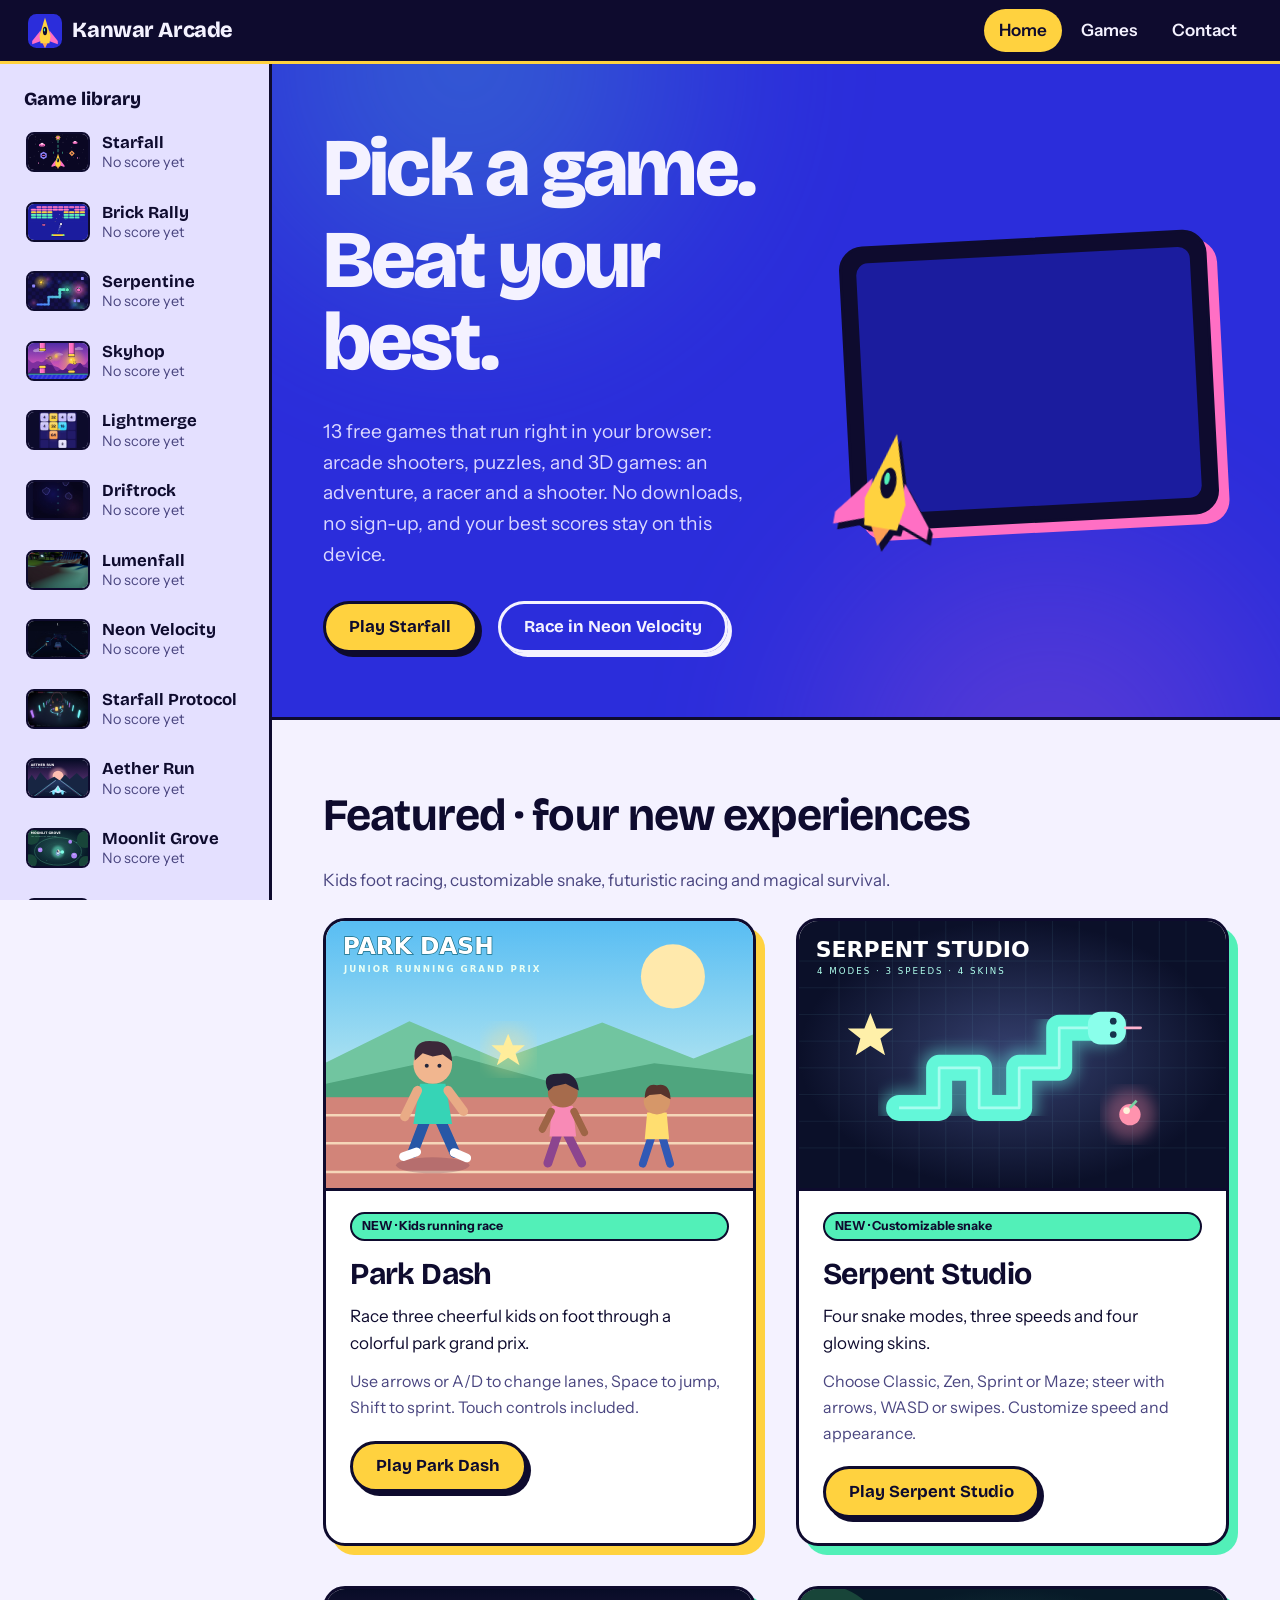
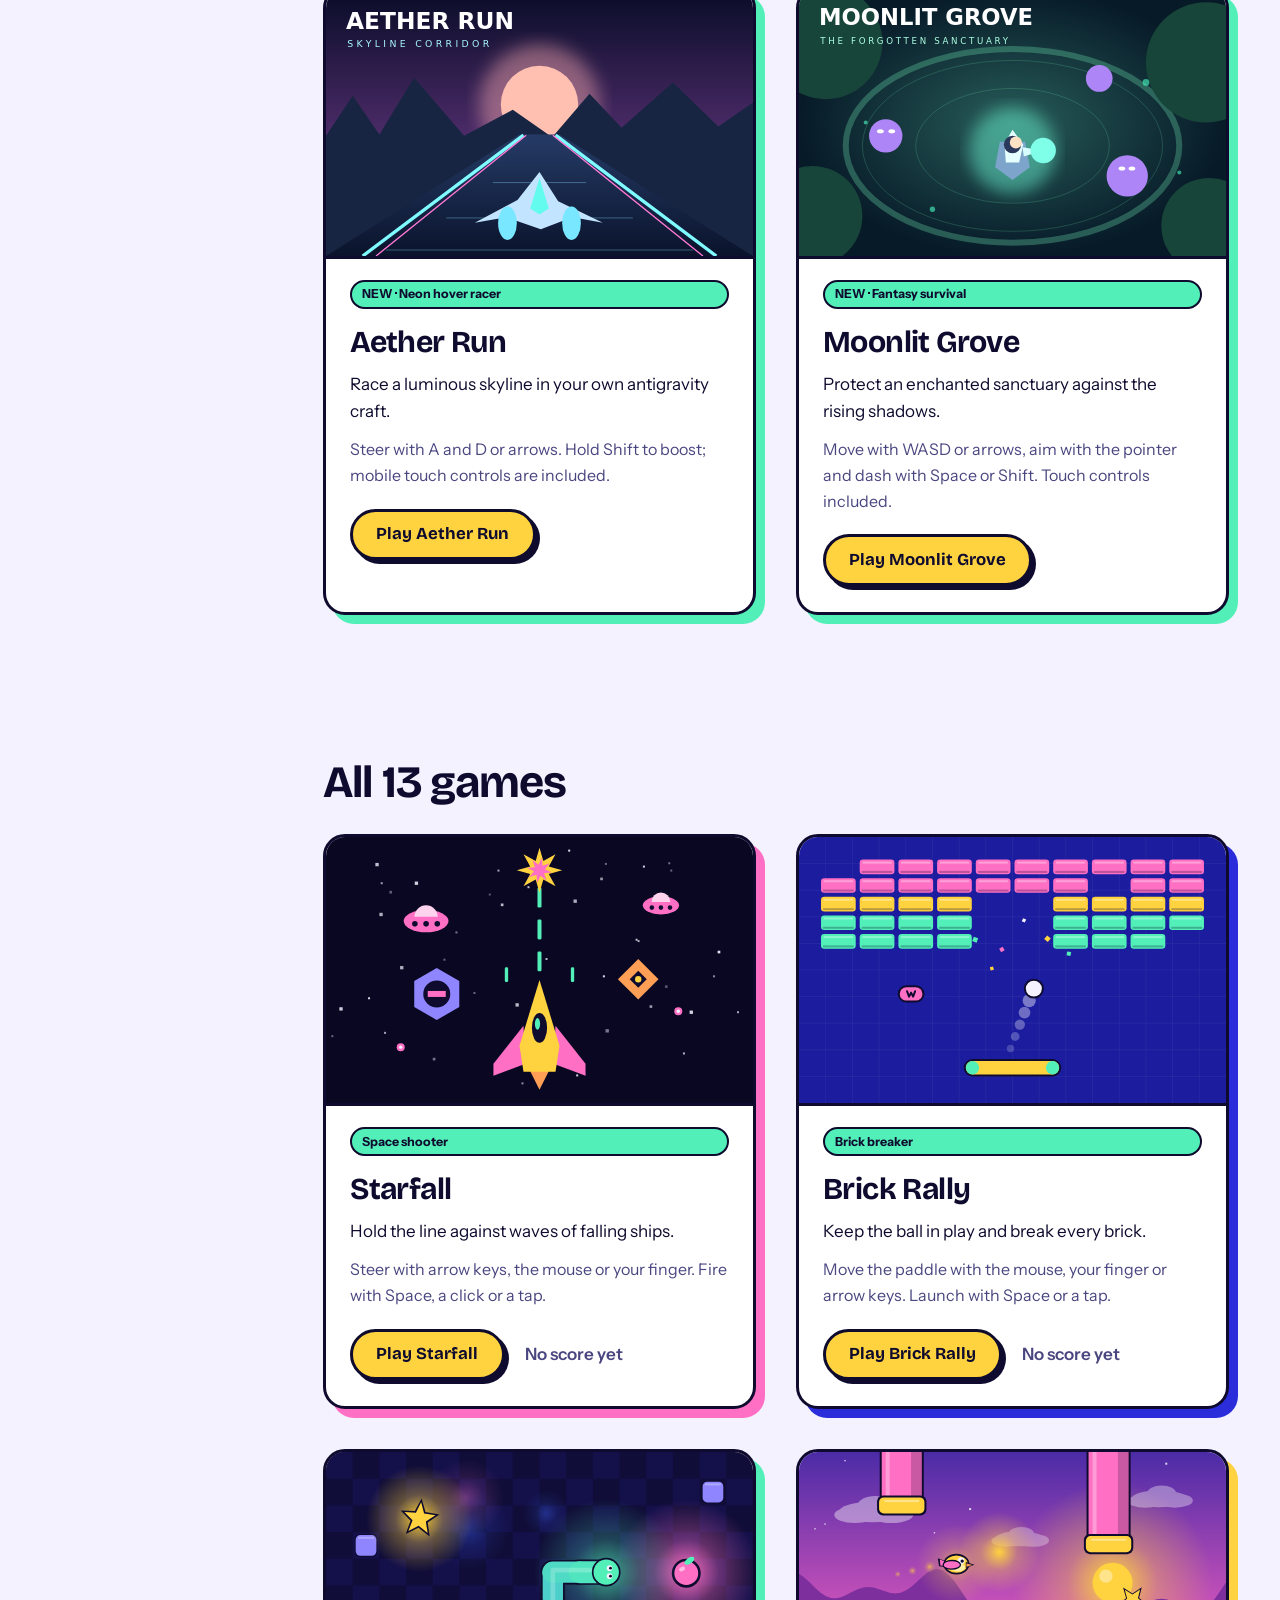
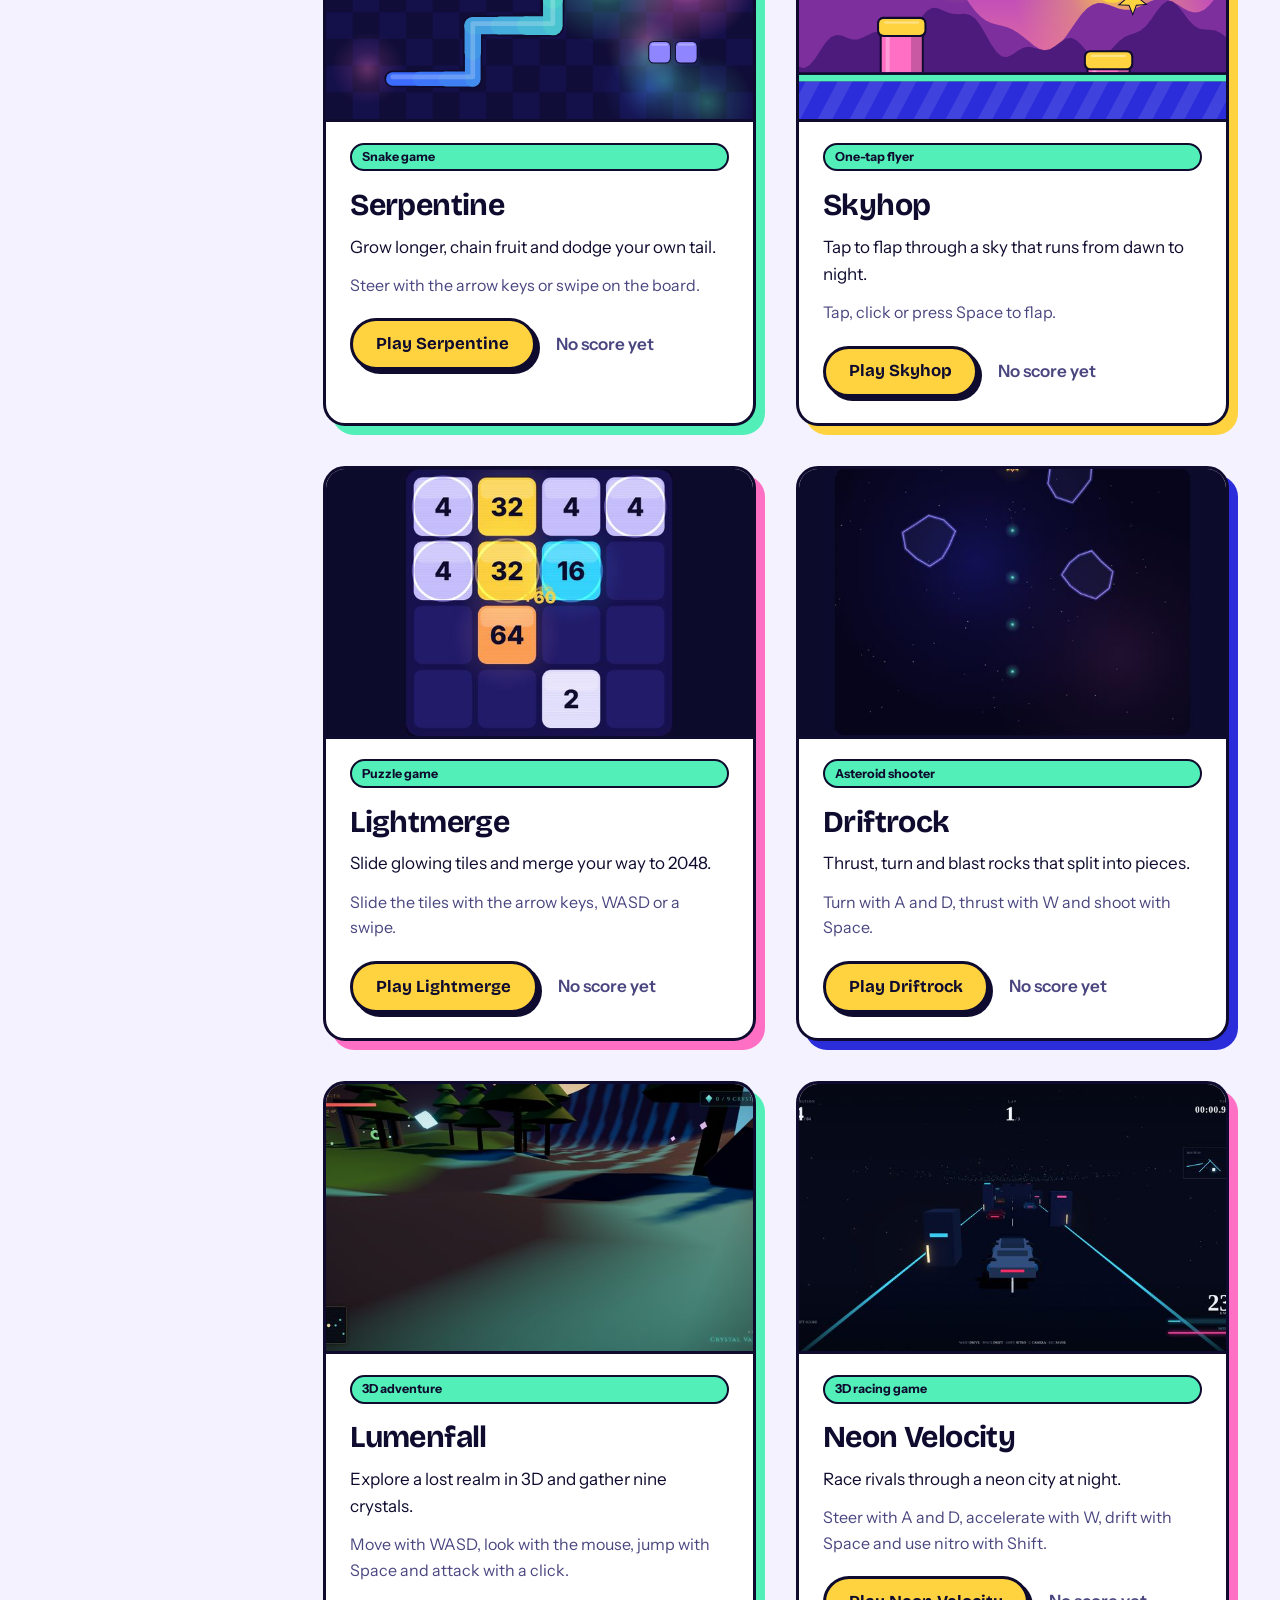
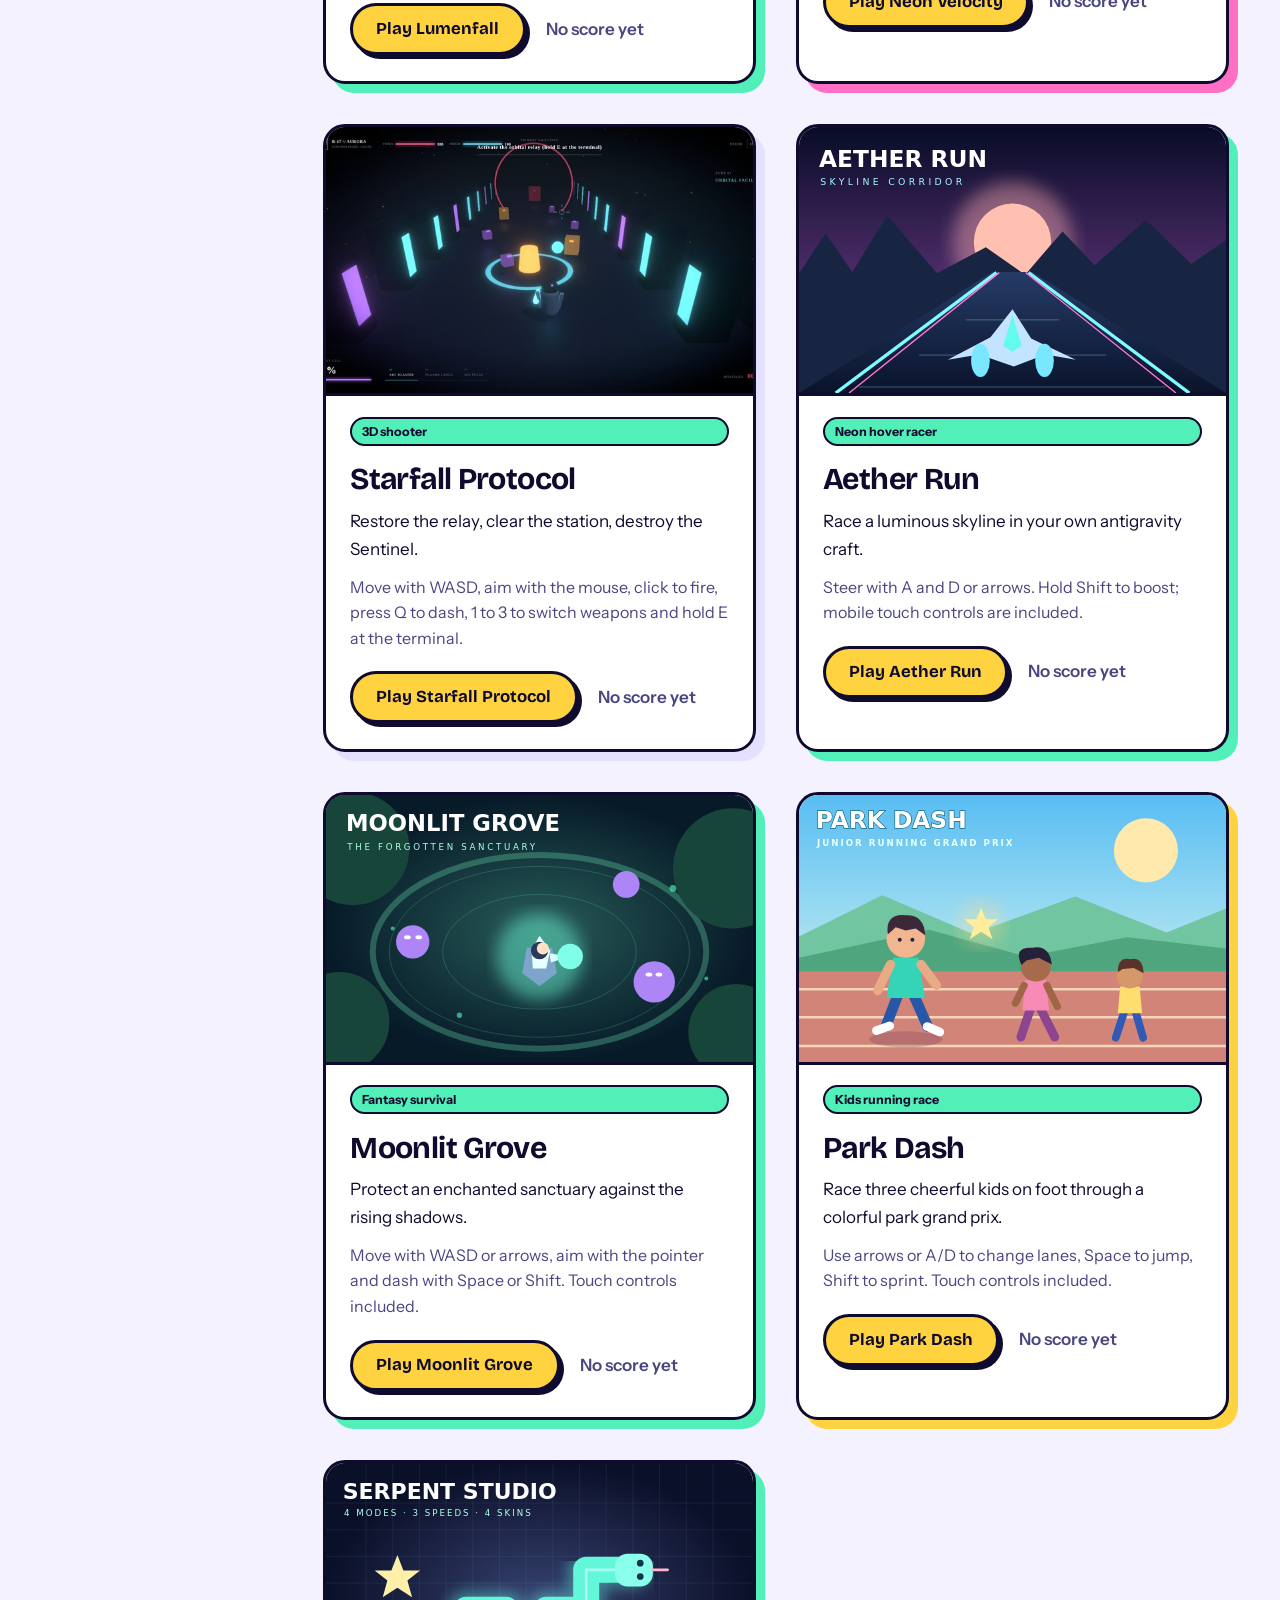
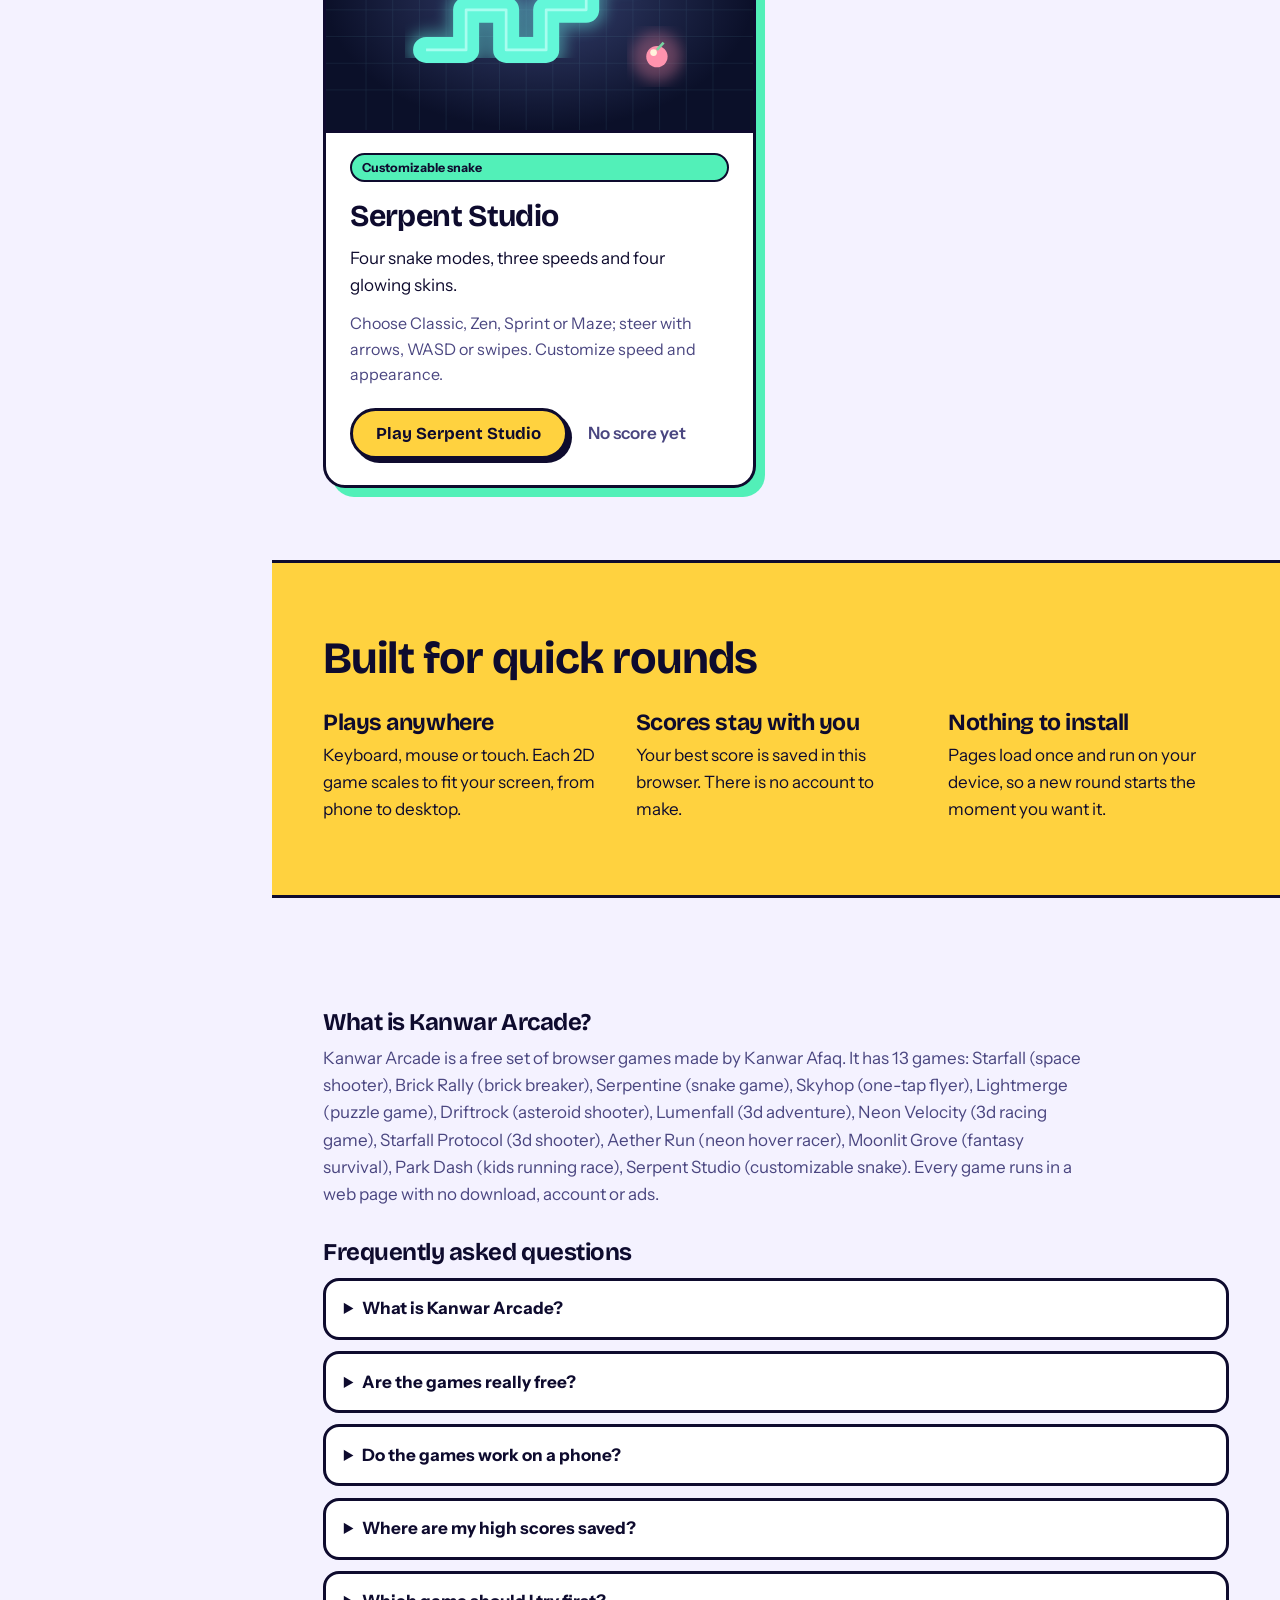
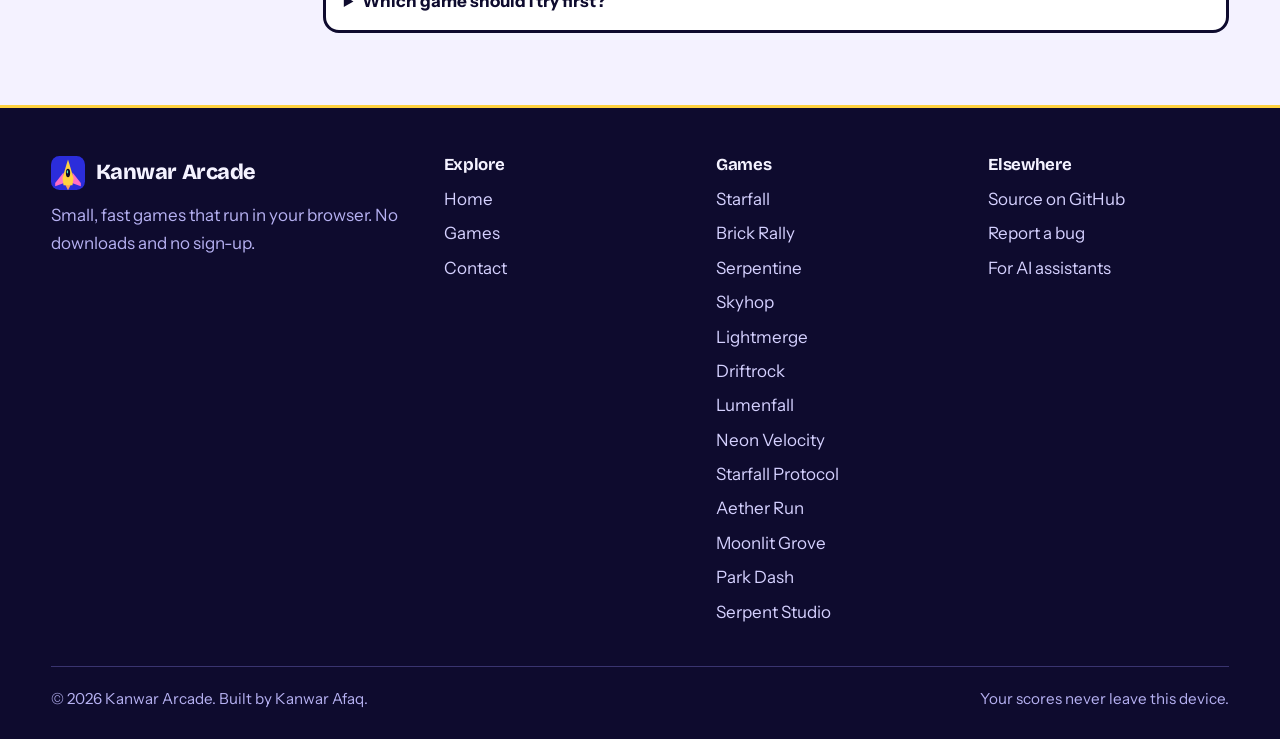
<file: index.html>
<!doctype html>
<html lang="en">
<head>
  <meta charset="utf-8">
  <meta name="viewport" content="width=device-width, initial-scale=1">
  <title>Kanwar Arcade: free browser games, no download</title>
  <meta name="description" content="Play 13 free browser games: arcade shooters, puzzles, racers and 3D adventures. No downloads, no sign-up, scores saved on your device.">
  <meta name="robots" content="index, follow, max-image-preview:large, max-snippet:-1, max-video-preview:-1">
  <meta name="author" content="Kanwar Afaq">
  <meta name="theme-color" content="#0E0B2E">
  <link rel="canonical" href="https://games-psi-ashy.vercel.app/">
  <meta property="og:type" content="website">
  <meta property="og:site_name" content="Kanwar Arcade">
  <meta property="og:locale" content="en_US">
  <meta property="og:url" content="https://games-psi-ashy.vercel.app/">
  <meta property="og:title" content="Kanwar Arcade: free browser games, no download">
  <meta property="og:description" content="Play 13 free browser games: arcade shooters, puzzles, racers and 3D adventures. No downloads, no sign-up, scores saved on your device.">
  <meta property="og:image" content="https://games-psi-ashy.vercel.app/assets/img/og-home.png">
  <meta property="og:image:width" content="1200">
  <meta property="og:image:height" content="630">
  <meta property="og:image:type" content="image/png">
  <meta name="twitter:card" content="summary_large_image">
  <meta name="twitter:title" content="Kanwar Arcade: free browser games, no download">
  <meta name="twitter:description" content="Play 13 free browser games: arcade shooters, puzzles, racers and 3D adventures. No downloads, no sign-up, scores saved on your device.">
  <meta name="twitter:image" content="https://games-psi-ashy.vercel.app/assets/img/og-home.png">
  <link rel="icon" href="assets/img/favicon.svg" type="image/svg+xml">
  <link rel="icon" href="assets/img/favicon-48.png" type="image/png" sizes="48x48">
  <link rel="apple-touch-icon" href="assets/img/apple-touch-icon.png">
  <link rel="manifest" href="manifest.webmanifest">
  <link rel="preconnect" href="https://fonts.googleapis.com">
  <link rel="preconnect" href="https://fonts.gstatic.com" crossorigin>
  <link href="https://fonts.googleapis.com/css2?family=Bricolage+Grotesque:opsz,wght@12..96,600..800&family=Instrument+Sans:wght@400;500;600;700&display=swap" rel="stylesheet">
  <link rel="stylesheet" href="assets/css/site.css?v=fae77452">
  <script type="application/ld+json">{"@context":"https://schema.org","@graph":[{"@type":"Organization","@id":"https://games-psi-ashy.vercel.app/#org","name":"Kanwar Arcade","url":"https://games-psi-ashy.vercel.app/","logo":"https://games-psi-ashy.vercel.app/assets/img/icon-512.png","founder":{"@type":"Person","name":"Kanwar Afaq"},"sameAs":["https://github.com/KanwarAfaq/games"]},{"@type":"WebSite","@id":"https://games-psi-ashy.vercel.app/#website","url":"https://games-psi-ashy.vercel.app/","name":"Kanwar Arcade","description":"Free browser games: 2D arcade games plus 3D adventure, racing and shooter games.","inLanguage":"en","publisher":{"@id":"https://games-psi-ashy.vercel.app/#org"}},{"@type":"CollectionPage","@id":"https://games-psi-ashy.vercel.app/#page","url":"https://games-psi-ashy.vercel.app/","name":"Kanwar Arcade: free browser games","isPartOf":{"@id":"https://games-psi-ashy.vercel.app/#website"},"primaryImageOfPage":"https://games-psi-ashy.vercel.app/assets/img/og-home.png","speakable":{"@type":"SpeakableSpecification","cssSelector":["#hero-title",".hero__lede","#about-title + p"]}},{"@type":"ItemList","name":"Games","itemListElement":[{"@type":"ListItem","position":1,"url":"https://games-psi-ashy.vercel.app/games/starfall.html","name":"Starfall"},{"@type":"ListItem","position":2,"url":"https://games-psi-ashy.vercel.app/games/brick-rally.html","name":"Brick Rally"},{"@type":"ListItem","position":3,"url":"https://games-psi-ashy.vercel.app/games/serpentine.html","name":"Serpentine"},{"@type":"ListItem","position":4,"url":"https://games-psi-ashy.vercel.app/games/skyhop.html","name":"Skyhop"},{"@type":"ListItem","position":5,"url":"https://games-psi-ashy.vercel.app/games/lightmerge.html","name":"Lightmerge"},{"@type":"ListItem","position":6,"url":"https://games-psi-ashy.vercel.app/games/driftrock.html","name":"Driftrock"},{"@type":"ListItem","position":7,"url":"https://games-psi-ashy.vercel.app/games/lumenfall.html","name":"Lumenfall"},{"@type":"ListItem","position":8,"url":"https://games-psi-ashy.vercel.app/games/neon-velocity.html","name":"Neon Velocity"},{"@type":"ListItem","position":9,"url":"https://games-psi-ashy.vercel.app/games/starfall-protocol.html","name":"Starfall Protocol"},{"@type":"ListItem","position":10,"url":"https://games-psi-ashy.vercel.app/games/aether-run.html","name":"Aether Run"},{"@type":"ListItem","position":11,"url":"https://games-psi-ashy.vercel.app/games/moonlit-grove.html","name":"Moonlit Grove"},{"@type":"ListItem","position":12,"url":"https://games-psi-ashy.vercel.app/games/park-dash.html","name":"Park Dash"},{"@type":"ListItem","position":13,"url":"https://games-psi-ashy.vercel.app/games/serpent-studio.html","name":"Serpent Studio"}]},{"@type":"FAQPage","mainEntity":[{"@type":"Question","name":"What is Kanwar Arcade?","acceptedAnswer":{"@type":"Answer","text":"Kanwar Arcade is a free collection of 13 browser games: Starfall, Brick Rally, Serpentine, Skyhop, Lightmerge, Driftrock, Lumenfall, Neon Velocity, Starfall Protocol, Aether Run, Moonlit Grove, Park Dash, Serpent Studio. They run in any modern browser with no download, no account and no ads."}},{"@type":"Question","name":"Are the games really free?","acceptedAnswer":{"@type":"Answer","text":"Yes. Every game is free, there are no in-app purchases and nothing to install."}},{"@type":"Question","name":"Do the games work on a phone?","acceptedAnswer":{"@type":"Answer","text":"Starfall, Brick Rally, Serpentine, Skyhop, Lightmerge, Driftrock, Aether Run, Moonlit Grove, Park Dash, Serpent Studio work with touch as well as keyboard and mouse. Lumenfall and Neon Velocity and Starfall Protocol are 3D games that need a keyboard, so they are best on a desktop or laptop."}},{"@type":"Question","name":"Where are my high scores saved?","acceptedAnswer":{"@type":"Answer","text":"Best scores are saved in your own browser with local storage. They never leave your device and there is no account to make."}},{"@type":"Question","name":"Which game should I try first?","acceptedAnswer":{"@type":"Answer","text":"Try Starfall for fast action, Skyhop for a one-tap challenge, Lightmerge for a puzzle, Park Dash for kids running, Serpent Studio for customizable snake, Aether Run for neon hover racing, Moonlit Grove for fantasy survival, Lumenfall for a 3D adventure, Neon Velocity for racing and Starfall Protocol for a 3D shooter."}}]}]}</script>
</head>
<body>
  <a class="skip-link" href="#main">Skip to content</a>

  <header class="site-header">
    <button class="menu-toggle" type="button" aria-controls="sidebar" aria-expanded="false" aria-label="Open game library">
      <span class="menu-toggle__bars"></span>
    </button>
    <a class="brand" href="index.html"><svg viewBox="0 0 64 64" aria-hidden="true" focusable="false"><rect width="64" height="64" rx="16" fill="#2B2DDB"/><g transform="translate(32 33) scale(1.05)"><path d="M-6 18 L0 30 L6 18 Z" fill="#FF9F55"/>
<path d="M-8 -2 L-23 17 L-23 23 L-7 17 Z" fill="#FF6FC4"/>
<path d="M8 -2 L23 17 L23 23 L7 17 Z" fill="#FF6FC4"/>
<path d="M0 -25 L10 8 L8 21 L-8 21 L-10 8 Z" fill="#FFD23F"/>
<ellipse cx="0" cy="-1" rx="3.8" ry="7.5" fill="#0E0B2E"/>
<ellipse cx="-1" cy="-3" rx="1.3" ry="3" fill="#52F0B8"/></g></svg><span>Kanwar Arcade</span></a>
    <nav class="menu" aria-label="Main">
      <a href="index.html" aria-current="page">Home</a>
      <a href="index.html#games">Games</a>
      <a href="contact.html">Contact</a>
    </nav>
  </header>

  <div class="shell">
    <aside class="sidebar" id="sidebar" aria-label="Game library">
      <nav class="sidebar__site" aria-label="Site">
        <a href="index.html" aria-current="page">Home</a>
        <a href="index.html#games">Games</a>
        <a href="contact.html">Contact</a>
      </nav>
      <p class="sidebar__title">Game library</p>
      <ul class="library">
        <li>
          <a class="lib-item" href="games/starfall.html">
            <img class="lib-item__thumb" src="assets/img/thumb-starfall.svg" alt="" width="64" height="40">
            <span class="lib-item__text">
              <span class="lib-item__name">Starfall</span>
              <span class="lib-item__best" data-best="starfall">No score yet</span>
            </span>
          </a>
        </li>
        <li>
          <a class="lib-item" href="games/brick-rally.html">
            <img class="lib-item__thumb" src="assets/img/thumb-brick-rally.svg" alt="" width="64" height="40">
            <span class="lib-item__text">
              <span class="lib-item__name">Brick Rally</span>
              <span class="lib-item__best" data-best="brick-rally">No score yet</span>
            </span>
          </a>
        </li>
        <li>
          <a class="lib-item" href="games/serpentine.html">
            <img class="lib-item__thumb" src="assets/img/thumb-serpentine.svg" alt="" width="64" height="40">
            <span class="lib-item__text">
              <span class="lib-item__name">Serpentine</span>
              <span class="lib-item__best" data-best="serpentine">No score yet</span>
            </span>
          </a>
        </li>
        <li>
          <a class="lib-item" href="games/skyhop.html">
            <img class="lib-item__thumb" src="assets/img/thumb-skyhop.svg" alt="" width="64" height="40">
            <span class="lib-item__text">
              <span class="lib-item__name">Skyhop</span>
              <span class="lib-item__best" data-best="skyhop">No score yet</span>
            </span>
          </a>
        </li>
        <li>
          <a class="lib-item" href="games/lightmerge.html">
            <img class="lib-item__thumb" src="assets/img/thumb-lightmerge.jpg" alt="" width="64" height="40">
            <span class="lib-item__text">
              <span class="lib-item__name">Lightmerge</span>
              <span class="lib-item__best" data-best="lightmerge">No score yet</span>
            </span>
          </a>
        </li>
        <li>
          <a class="lib-item" href="games/driftrock.html">
            <img class="lib-item__thumb" src="assets/img/thumb-driftrock.jpg" alt="" width="64" height="40">
            <span class="lib-item__text">
              <span class="lib-item__name">Driftrock</span>
              <span class="lib-item__best" data-best="driftrock">No score yet</span>
            </span>
          </a>
        </li>
        <li>
          <a class="lib-item" href="games/lumenfall.html">
            <img class="lib-item__thumb" src="assets/img/thumb-lumenfall.jpg" alt="" width="64" height="40">
            <span class="lib-item__text">
              <span class="lib-item__name">Lumenfall</span>
              <span class="lib-item__best" data-best="lumenfall">No score yet</span>
            </span>
          </a>
        </li>
        <li>
          <a class="lib-item" href="games/neon-velocity.html">
            <img class="lib-item__thumb" src="assets/img/thumb-neon-velocity.jpg" alt="" width="64" height="40">
            <span class="lib-item__text">
              <span class="lib-item__name">Neon Velocity</span>
              <span class="lib-item__best" data-best="neon-velocity">No score yet</span>
            </span>
          </a>
        </li>
        <li>
          <a class="lib-item" href="games/starfall-protocol.html">
            <img class="lib-item__thumb" src="assets/img/thumb-starfall-protocol.jpg" alt="" width="64" height="40">
            <span class="lib-item__text">
              <span class="lib-item__name">Starfall Protocol</span>
              <span class="lib-item__best" data-best="starfall-protocol">No score yet</span>
            </span>
          </a>
        </li>
        <li>
          <a class="lib-item" href="games/aether-run.html">
            <img class="lib-item__thumb" src="assets/img/thumb-aether-run.svg" alt="" width="64" height="40">
            <span class="lib-item__text">
              <span class="lib-item__name">Aether Run</span>
              <span class="lib-item__best" data-best="aether-run">No score yet</span>
            </span>
          </a>
        </li>
        <li>
          <a class="lib-item" href="games/moonlit-grove.html">
            <img class="lib-item__thumb" src="assets/img/thumb-moonlit-grove.svg" alt="" width="64" height="40">
            <span class="lib-item__text">
              <span class="lib-item__name">Moonlit Grove</span>
              <span class="lib-item__best" data-best="moonlit-grove">No score yet</span>
            </span>
          </a>
        </li>
        <li>
          <a class="lib-item" href="games/park-dash.html">
            <img class="lib-item__thumb" src="assets/img/thumb-park-dash.svg" alt="" width="64" height="40">
            <span class="lib-item__text">
              <span class="lib-item__name">Park Dash</span>
              <span class="lib-item__best" data-best="park-dash">No score yet</span>
            </span>
          </a>
        </li>
        <li>
          <a class="lib-item" href="games/serpent-studio.html">
            <img class="lib-item__thumb" src="assets/img/thumb-serpent-studio.svg" alt="" width="64" height="40">
            <span class="lib-item__text">
              <span class="lib-item__name">Serpent Studio</span>
              <span class="lib-item__best" data-best="serpent-studio">No score yet</span>
            </span>
          </a>
        </li>
      </ul>
      <div class="sidebar__foot">
        <p>Best scores are saved in this browser only.</p>
        <a href="contact.html">Suggest a game</a>
      </div>
    </aside>
    <div class="scrim" hidden></div>

    <main class="main" id="main">
      <section class="hero" aria-labelledby="hero-title">
        <div class="hero__inner">
          <div class="hero__copy">
            <h1 id="hero-title">
              <span class="hero__line"><span>Pick a game.</span></span>
              <span class="hero__line"><span>Beat your best.</span></span>
            </h1>
            <p class="hero__lede">13 free games that run right in your browser: arcade shooters, puzzles, and 3D games: an adventure, a racer and a shooter. No downloads, no sign-up, and your best scores stay on this device.</p>
            <div class="hero__actions">
              <a class="btn" href="games/starfall.html">Play Starfall</a>
              <a class="btn btn--ghost" href="games/neon-velocity.html">Race in Neon Velocity</a>
            </div>
          </div>
          <div class="hero__visual" aria-hidden="true">
            <div class="screen"><canvas id="hero-canvas" width="560" height="420"></canvas></div>
            <svg class="hero__sticker" viewBox="-30 -30 60 66" focusable="false"><path d="M-6 18 L0 30 L6 18 Z" fill="#FF9F55"/>
<path d="M-8 -2 L-23 17 L-23 23 L-7 17 Z" fill="#FF6FC4"/>
<path d="M8 -2 L23 17 L23 23 L7 17 Z" fill="#FF6FC4"/>
<path d="M0 -25 L10 8 L8 21 L-8 21 L-10 8 Z" fill="#FFD23F"/>
<ellipse cx="0" cy="-1" rx="3.8" ry="7.5" fill="#0E0B2E"/>
<ellipse cx="-1" cy="-3" rx="1.3" ry="3" fill="#52F0B8"/></svg>
          </div>
        </div>
      </section>

      <section class="section" id="featured" aria-labelledby="featured-title">
        <div class="container"><h2 class="section__title" id="featured-title">Featured · four new experiences</h2>
        <p style="margin:0 0 1.5rem;color:var(--muted)">Kids foot racing, customizable snake, futuristic racing and magical survival.</p>
        <div class="game-grid"><article class="game-card" style="--accent:var(--butter)"><a class="game-card__media" href="games/park-dash.html"><img src="assets/img/thumb-park-dash.svg" alt="Park Dash cover" width="640" height="400"></a><div class="game-card__body"><span class="tag">NEW · Kids running race</span><h3><a href="games/park-dash.html">Park Dash</a></h3><p>Race three cheerful kids on foot through a colorful park grand prix.</p><p class="game-card__controls">Use arrows or A/D to change lanes, Space to jump, Shift to sprint. Touch controls included.</p><div class="game-card__foot"><a class="btn" href="games/park-dash.html">Play Park Dash</a></div></div></article>
<article class="game-card" style="--accent:var(--mint)"><a class="game-card__media" href="games/serpent-studio.html"><img src="assets/img/thumb-serpent-studio.svg" alt="Serpent Studio cover" width="640" height="400"></a><div class="game-card__body"><span class="tag">NEW · Customizable snake</span><h3><a href="games/serpent-studio.html">Serpent Studio</a></h3><p>Four snake modes, three speeds and four glowing skins.</p><p class="game-card__controls">Choose Classic, Zen, Sprint or Maze; steer with arrows, WASD or swipes. Customize speed and appearance.</p><div class="game-card__foot"><a class="btn" href="games/serpent-studio.html">Play Serpent Studio</a></div></div></article>
<article class="game-card" style="--accent:var(--mint)"><a class="game-card__media" href="games/aether-run.html"><img src="assets/img/thumb-aether-run.svg" alt="Aether Run cover" width="640" height="400"></a><div class="game-card__body"><span class="tag">NEW · Neon hover racer</span><h3><a href="games/aether-run.html">Aether Run</a></h3><p>Race a luminous skyline in your own antigravity craft.</p><p class="game-card__controls">Steer with A and D or arrows. Hold Shift to boost; mobile touch controls are included.</p><div class="game-card__foot"><a class="btn" href="games/aether-run.html">Play Aether Run</a></div></div></article>
<article class="game-card" style="--accent:var(--mint)"><a class="game-card__media" href="games/moonlit-grove.html"><img src="assets/img/thumb-moonlit-grove.svg" alt="Moonlit Grove cover" width="640" height="400"></a><div class="game-card__body"><span class="tag">NEW · Fantasy survival</span><h3><a href="games/moonlit-grove.html">Moonlit Grove</a></h3><p>Protect an enchanted sanctuary against the rising shadows.</p><p class="game-card__controls">Move with WASD or arrows, aim with the pointer and dash with Space or Shift. Touch controls included.</p><div class="game-card__foot"><a class="btn" href="games/moonlit-grove.html">Play Moonlit Grove</a></div></div></article></div></div>
      </section>

      <section class="section" id="games" aria-labelledby="games-title">
        <div class="container">
          <h2 class="section__title" id="games-title">All 13 games</h2>
          <div class="game-grid">
        <article class="game-card" style="--accent: var(--pink)">
          <a class="game-card__media" href="games/starfall.html" tabindex="-1" aria-hidden="true">
            <img src="assets/img/thumb-starfall.svg" alt="" width="640" height="400" loading="lazy">
          </a>
          <div class="game-card__body">
            <span class="tag">Space shooter</span>
            <h3><a href="games/starfall.html">Starfall</a></h3>
            <p>Hold the line against waves of falling ships.</p>
            <p class="game-card__controls">Steer with arrow keys, the mouse or your finger. Fire with Space, a click or a tap.</p>
            <div class="game-card__foot">
              <a class="btn" href="games/starfall.html">Play Starfall</a>
              <span class="best" data-best="starfall" data-prefix="Your best: ">No score yet</span>
            </div>
          </div>
        </article>
        <article class="game-card" style="--accent: var(--cobalt)">
          <a class="game-card__media" href="games/brick-rally.html" tabindex="-1" aria-hidden="true">
            <img src="assets/img/thumb-brick-rally.svg" alt="" width="640" height="400" loading="lazy">
          </a>
          <div class="game-card__body">
            <span class="tag">Brick breaker</span>
            <h3><a href="games/brick-rally.html">Brick Rally</a></h3>
            <p>Keep the ball in play and break every brick.</p>
            <p class="game-card__controls">Move the paddle with the mouse, your finger or arrow keys. Launch with Space or a tap.</p>
            <div class="game-card__foot">
              <a class="btn" href="games/brick-rally.html">Play Brick Rally</a>
              <span class="best" data-best="brick-rally" data-prefix="Your best: ">No score yet</span>
            </div>
          </div>
        </article>
        <article class="game-card" style="--accent: var(--mint)">
          <a class="game-card__media" href="games/serpentine.html" tabindex="-1" aria-hidden="true">
            <img src="assets/img/thumb-serpentine.svg" alt="" width="640" height="400" loading="lazy">
          </a>
          <div class="game-card__body">
            <span class="tag">Snake game</span>
            <h3><a href="games/serpentine.html">Serpentine</a></h3>
            <p>Grow longer, chain fruit and dodge your own tail.</p>
            <p class="game-card__controls">Steer with the arrow keys or swipe on the board.</p>
            <div class="game-card__foot">
              <a class="btn" href="games/serpentine.html">Play Serpentine</a>
              <span class="best" data-best="serpentine" data-prefix="Your best: ">No score yet</span>
            </div>
          </div>
        </article>
        <article class="game-card" style="--accent: var(--butter)">
          <a class="game-card__media" href="games/skyhop.html" tabindex="-1" aria-hidden="true">
            <img src="assets/img/thumb-skyhop.svg" alt="" width="640" height="400" loading="lazy">
          </a>
          <div class="game-card__body">
            <span class="tag">One-tap flyer</span>
            <h3><a href="games/skyhop.html">Skyhop</a></h3>
            <p>Tap to flap through a sky that runs from dawn to night.</p>
            <p class="game-card__controls">Tap, click or press Space to flap.</p>
            <div class="game-card__foot">
              <a class="btn" href="games/skyhop.html">Play Skyhop</a>
              <span class="best" data-best="skyhop" data-prefix="Your best: ">No score yet</span>
            </div>
          </div>
        </article>
        <article class="game-card" style="--accent: var(--pink)">
          <a class="game-card__media" href="games/lightmerge.html" tabindex="-1" aria-hidden="true">
            <img src="assets/img/thumb-lightmerge.jpg" alt="" width="640" height="400" loading="lazy">
          </a>
          <div class="game-card__body">
            <span class="tag">Puzzle game</span>
            <h3><a href="games/lightmerge.html">Lightmerge</a></h3>
            <p>Slide glowing tiles and merge your way to 2048.</p>
            <p class="game-card__controls">Slide the tiles with the arrow keys, WASD or a swipe.</p>
            <div class="game-card__foot">
              <a class="btn" href="games/lightmerge.html">Play Lightmerge</a>
              <span class="best" data-best="lightmerge" data-prefix="Your best: ">No score yet</span>
            </div>
          </div>
        </article>
        <article class="game-card" style="--accent: var(--cobalt)">
          <a class="game-card__media" href="games/driftrock.html" tabindex="-1" aria-hidden="true">
            <img src="assets/img/thumb-driftrock.jpg" alt="" width="640" height="400" loading="lazy">
          </a>
          <div class="game-card__body">
            <span class="tag">Asteroid shooter</span>
            <h3><a href="games/driftrock.html">Driftrock</a></h3>
            <p>Thrust, turn and blast rocks that split into pieces.</p>
            <p class="game-card__controls">Turn with A and D, thrust with W and shoot with Space.</p>
            <div class="game-card__foot">
              <a class="btn" href="games/driftrock.html">Play Driftrock</a>
              <span class="best" data-best="driftrock" data-prefix="Your best: ">No score yet</span>
            </div>
          </div>
        </article>
        <article class="game-card" style="--accent: var(--mint)">
          <a class="game-card__media" href="games/lumenfall.html" tabindex="-1" aria-hidden="true">
            <img src="assets/img/thumb-lumenfall.jpg" alt="" width="640" height="400" loading="lazy">
          </a>
          <div class="game-card__body">
            <span class="tag">3D adventure</span>
            <h3><a href="games/lumenfall.html">Lumenfall</a></h3>
            <p>Explore a lost realm in 3D and gather nine crystals.</p>
            <p class="game-card__controls">Move with WASD, look with the mouse, jump with Space and attack with a click.</p>
            <div class="game-card__foot">
              <a class="btn" href="games/lumenfall.html">Play Lumenfall</a>
              <span class="best" data-best="lumenfall" data-prefix="Your best: ">3D game</span>
            </div>
          </div>
        </article>
        <article class="game-card" style="--accent: var(--pink)">
          <a class="game-card__media" href="games/neon-velocity.html" tabindex="-1" aria-hidden="true">
            <img src="assets/img/thumb-neon-velocity.jpg" alt="" width="640" height="400" loading="lazy">
          </a>
          <div class="game-card__body">
            <span class="tag">3D racing game</span>
            <h3><a href="games/neon-velocity.html">Neon Velocity</a></h3>
            <p>Race rivals through a neon city at night.</p>
            <p class="game-card__controls">Steer with A and D, accelerate with W, drift with Space and use nitro with Shift.</p>
            <div class="game-card__foot">
              <a class="btn" href="games/neon-velocity.html">Play Neon Velocity</a>
              <span class="best" data-best="neon-velocity" data-prefix="Your best: ">3D game</span>
            </div>
          </div>
        </article>
        <article class="game-card" style="--accent: var(--lilac)">
          <a class="game-card__media" href="games/starfall-protocol.html" tabindex="-1" aria-hidden="true">
            <img src="assets/img/thumb-starfall-protocol.jpg" alt="" width="640" height="400" loading="lazy">
          </a>
          <div class="game-card__body">
            <span class="tag">3D shooter</span>
            <h3><a href="games/starfall-protocol.html">Starfall Protocol</a></h3>
            <p>Restore the relay, clear the station, destroy the Sentinel.</p>
            <p class="game-card__controls">Move with WASD, aim with the mouse, click to fire, press Q to dash, 1 to 3 to switch weapons and hold E at the terminal.</p>
            <div class="game-card__foot">
              <a class="btn" href="games/starfall-protocol.html">Play Starfall Protocol</a>
              <span class="best" data-best="starfall-protocol" data-prefix="Your best: ">3D game</span>
            </div>
          </div>
        </article>
        <article class="game-card" style="--accent: var(--mint)">
          <a class="game-card__media" href="games/aether-run.html" tabindex="-1" aria-hidden="true">
            <img src="assets/img/thumb-aether-run.svg" alt="" width="640" height="400" loading="lazy">
          </a>
          <div class="game-card__body">
            <span class="tag">Neon hover racer</span>
            <h3><a href="games/aether-run.html">Aether Run</a></h3>
            <p>Race a luminous skyline in your own antigravity craft.</p>
            <p class="game-card__controls">Steer with A and D or arrows. Hold Shift to boost; mobile touch controls are included.</p>
            <div class="game-card__foot">
              <a class="btn" href="games/aether-run.html">Play Aether Run</a>
              <span class="best" data-best="aether-run" data-prefix="Your best: ">No score yet</span>
            </div>
          </div>
        </article>
        <article class="game-card" style="--accent: var(--mint)">
          <a class="game-card__media" href="games/moonlit-grove.html" tabindex="-1" aria-hidden="true">
            <img src="assets/img/thumb-moonlit-grove.svg" alt="" width="640" height="400" loading="lazy">
          </a>
          <div class="game-card__body">
            <span class="tag">Fantasy survival</span>
            <h3><a href="games/moonlit-grove.html">Moonlit Grove</a></h3>
            <p>Protect an enchanted sanctuary against the rising shadows.</p>
            <p class="game-card__controls">Move with WASD or arrows, aim with the pointer and dash with Space or Shift. Touch controls included.</p>
            <div class="game-card__foot">
              <a class="btn" href="games/moonlit-grove.html">Play Moonlit Grove</a>
              <span class="best" data-best="moonlit-grove" data-prefix="Your best: ">No score yet</span>
            </div>
          </div>
        </article>
        <article class="game-card" style="--accent: var(--butter)">
          <a class="game-card__media" href="games/park-dash.html" tabindex="-1" aria-hidden="true">
            <img src="assets/img/thumb-park-dash.svg" alt="" width="640" height="400" loading="lazy">
          </a>
          <div class="game-card__body">
            <span class="tag">Kids running race</span>
            <h3><a href="games/park-dash.html">Park Dash</a></h3>
            <p>Race three cheerful kids on foot through a colorful park grand prix.</p>
            <p class="game-card__controls">Use arrows or A/D to change lanes, Space to jump, Shift to sprint. Touch controls included.</p>
            <div class="game-card__foot">
              <a class="btn" href="games/park-dash.html">Play Park Dash</a>
              <span class="best" data-best="park-dash" data-prefix="Your best: ">No score yet</span>
            </div>
          </div>
        </article>
        <article class="game-card" style="--accent: var(--mint)">
          <a class="game-card__media" href="games/serpent-studio.html" tabindex="-1" aria-hidden="true">
            <img src="assets/img/thumb-serpent-studio.svg" alt="" width="640" height="400" loading="lazy">
          </a>
          <div class="game-card__body">
            <span class="tag">Customizable snake</span>
            <h3><a href="games/serpent-studio.html">Serpent Studio</a></h3>
            <p>Four snake modes, three speeds and four glowing skins.</p>
            <p class="game-card__controls">Choose Classic, Zen, Sprint or Maze; steer with arrows, WASD or swipes. Customize speed and appearance.</p>
            <div class="game-card__foot">
              <a class="btn" href="games/serpent-studio.html">Play Serpent Studio</a>
              <span class="best" data-best="serpent-studio" data-prefix="Your best: ">No score yet</span>
            </div>
          </div>
        </article>
          </div>
        </div>
      </section>

      <section class="band section" aria-labelledby="band-title">
        <div class="container">
          <h2 class="section__title" id="band-title">Built for quick rounds</h2>
          <ul class="band__list">
            <li>
              <h3>Plays anywhere</h3>
              <p>Keyboard, mouse or touch. Each 2D game scales to fit your screen, from phone to desktop.</p>
            </li>
            <li>
              <h3>Scores stay with you</h3>
              <p>Your best score is saved in this browser. There is no account to make.</p>
            </li>
            <li>
              <h3>Nothing to install</h3>
              <p>Pages load once and run on your device, so a new round starts the moment you want it.</p>
            </li>
          </ul>
        </div>
      </section>

      <section class="section" aria-labelledby="about-title">
        <div class="container">
          <div class="answer">
            <h2 id="about-title">What is Kanwar Arcade?</h2>
            <p>Kanwar Arcade is a free set of browser games made by Kanwar Afaq. It has 13 games: Starfall (space shooter), Brick Rally (brick breaker), Serpentine (snake game), Skyhop (one-tap flyer), Lightmerge (puzzle game), Driftrock (asteroid shooter), Lumenfall (3d adventure), Neon Velocity (3d racing game), Starfall Protocol (3d shooter), Aether Run (neon hover racer), Moonlit Grove (fantasy survival), Park Dash (kids running race), Serpent Studio (customizable snake). Every game runs in a web page with no download, account or ads.</p>
          </div>
          <section class="faq" aria-labelledby="faq-title">
          <h2 id="faq-title">Frequently asked questions</h2>
          <details><summary>What is Kanwar Arcade?</summary><p>Kanwar Arcade is a free collection of 13 browser games: Starfall, Brick Rally, Serpentine, Skyhop, Lightmerge, Driftrock, Lumenfall, Neon Velocity, Starfall Protocol, Aether Run, Moonlit Grove, Park Dash, Serpent Studio. They run in any modern browser with no download, no account and no ads.</p></details>
          <details><summary>Are the games really free?</summary><p>Yes. Every game is free, there are no in-app purchases and nothing to install.</p></details>
          <details><summary>Do the games work on a phone?</summary><p>Starfall, Brick Rally, Serpentine, Skyhop, Lightmerge, Driftrock, Aether Run, Moonlit Grove, Park Dash, Serpent Studio work with touch as well as keyboard and mouse. Lumenfall and Neon Velocity and Starfall Protocol are 3D games that need a keyboard, so they are best on a desktop or laptop.</p></details>
          <details><summary>Where are my high scores saved?</summary><p>Best scores are saved in your own browser with local storage. They never leave your device and there is no account to make.</p></details>
          <details><summary>Which game should I try first?</summary><p>Try Starfall for fast action, Skyhop for a one-tap challenge, Lightmerge for a puzzle, Park Dash for kids running, Serpent Studio for customizable snake, Aether Run for neon hover racing, Moonlit Grove for fantasy survival, Lumenfall for a 3D adventure, Neon Velocity for racing and Starfall Protocol for a 3D shooter.</p></details>
        </section>
        </div>
      </section>
    </main>
  </div>

  <footer class="site-footer">
    <div class="footer__grid">
      <div class="footer__brand">
        <a class="brand" href="index.html"><svg viewBox="0 0 64 64" aria-hidden="true" focusable="false"><rect width="64" height="64" rx="16" fill="#2B2DDB"/><g transform="translate(32 33) scale(1.05)"><path d="M-6 18 L0 30 L6 18 Z" fill="#FF9F55"/>
<path d="M-8 -2 L-23 17 L-23 23 L-7 17 Z" fill="#FF6FC4"/>
<path d="M8 -2 L23 17 L23 23 L7 17 Z" fill="#FF6FC4"/>
<path d="M0 -25 L10 8 L8 21 L-8 21 L-10 8 Z" fill="#FFD23F"/>
<ellipse cx="0" cy="-1" rx="3.8" ry="7.5" fill="#0E0B2E"/>
<ellipse cx="-1" cy="-3" rx="1.3" ry="3" fill="#52F0B8"/></g></svg><span>Kanwar Arcade</span></a>
        <p>Small, fast games that run in your browser. No downloads and no sign-up.</p>
      </div>
      <div class="footer__col">
        <h2>Explore</h2>
        <ul class="footer__list">
          <li><a href="index.html">Home</a></li>
          <li><a href="index.html#games">Games</a></li>
          <li><a href="contact.html">Contact</a></li>
        </ul>
      </div>
      <div class="footer__col">
        <h2>Games</h2>
        <ul class="footer__list">
            <li><a href="games/starfall.html">Starfall</a></li>
            <li><a href="games/brick-rally.html">Brick Rally</a></li>
            <li><a href="games/serpentine.html">Serpentine</a></li>
            <li><a href="games/skyhop.html">Skyhop</a></li>
            <li><a href="games/lightmerge.html">Lightmerge</a></li>
            <li><a href="games/driftrock.html">Driftrock</a></li>
            <li><a href="games/lumenfall.html">Lumenfall</a></li>
            <li><a href="games/neon-velocity.html">Neon Velocity</a></li>
            <li><a href="games/starfall-protocol.html">Starfall Protocol</a></li>
            <li><a href="games/aether-run.html">Aether Run</a></li>
            <li><a href="games/moonlit-grove.html">Moonlit Grove</a></li>
            <li><a href="games/park-dash.html">Park Dash</a></li>
            <li><a href="games/serpent-studio.html">Serpent Studio</a></li>
        </ul>
      </div>
      <div class="footer__col">
        <h2>Elsewhere</h2>
        <ul class="footer__list">
          <li><a href="https://github.com/KanwarAfaq/games">Source on GitHub</a></li>
          <li><a href="https://github.com/KanwarAfaq/games/issues">Report a bug</a></li>
          <li><a href="llms.txt">For AI assistants</a></li>
        </ul>
      </div>
    </div>
    <div class="footer__base">
      <span>© 2026 Kanwar Arcade. Built by Kanwar Afaq.</span>
      <span>Your scores never leave this device.</span>
    </div>
  </footer>

  <script src="assets/js/site.js?v=4c17010a" defer></script>
  <script src="assets/js/hero.js?v=88f509bf" defer></script>
</body>
</html>
</file>
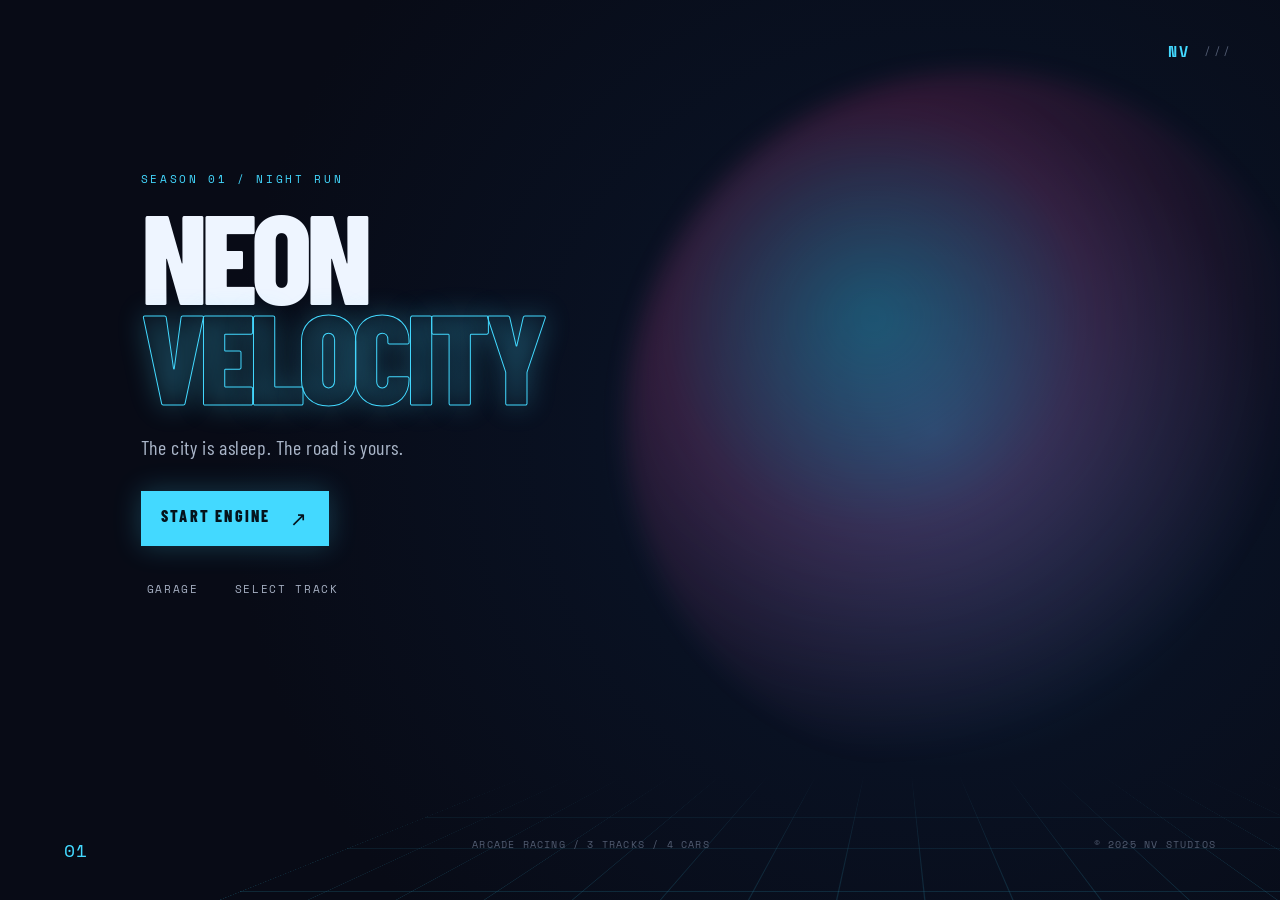
<file: play/neon-velocity/index.html>
<!doctype html>
<html lang="en">
  <head>
    <meta charset="UTF-8" />
    <meta name="viewport" content="width=device-width, initial-scale=1.0" />
    <meta name="theme-color" content="#080b16" />
    <meta name="description" content="Neon Velocity — a cinematic 3D arcade racer." />
    <title>NEON VELOCITY</title>
    <script type="module" crossorigin src="/play/neon-velocity/assets/index-e5QIs8td.js"></script>
    <link rel="stylesheet" crossorigin href="/play/neon-velocity/assets/index-_oIYaYvl.css">
  </head>
  <body>
    <div id="root"></div>
  </body>
</html>
</file>
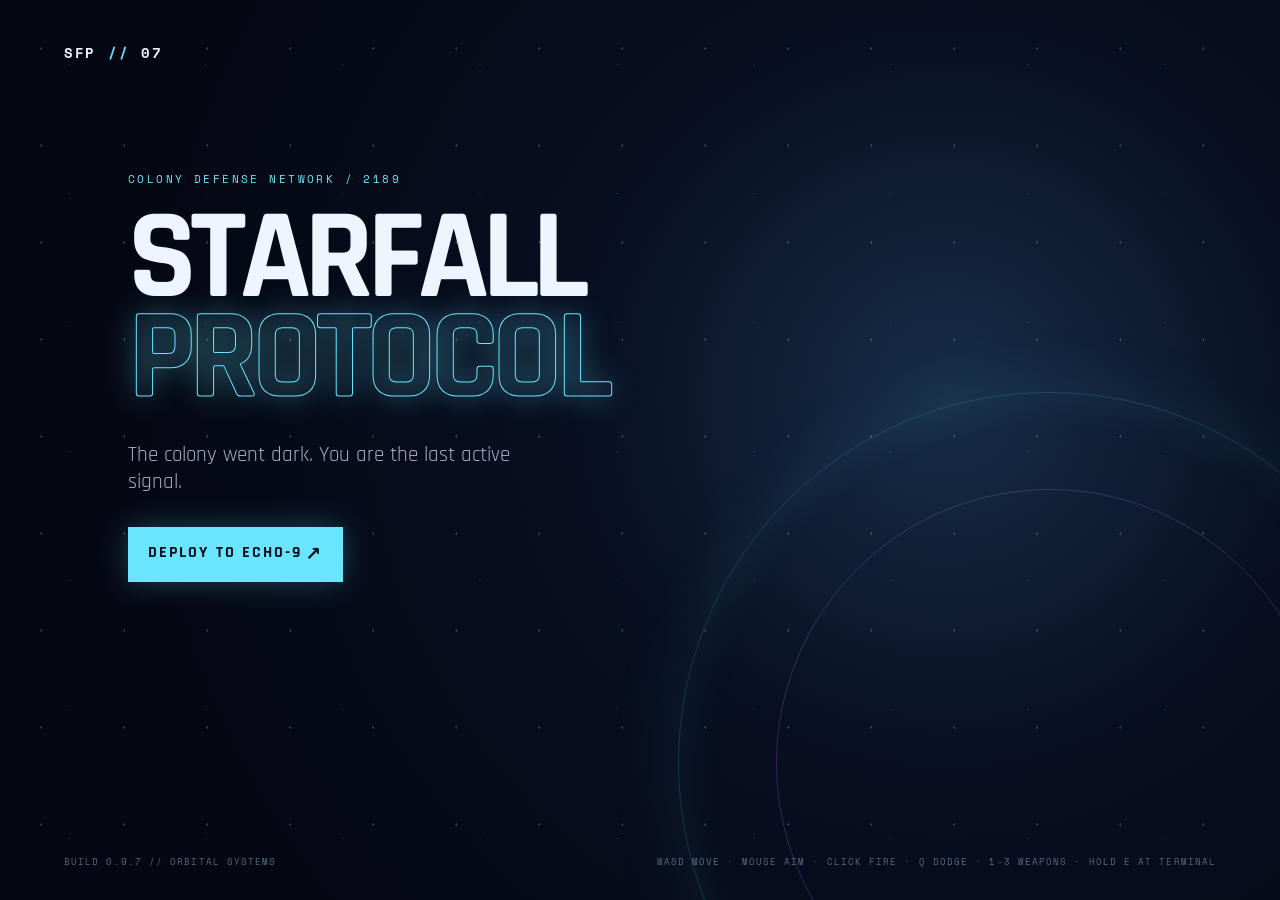
<file: play/starfall-protocol/index.html>
<!doctype html><html lang="en"><head><meta charset="UTF-8"/><meta name="viewport" content="width=device-width,initial-scale=1.0"/><meta name="theme-color" content="#050813"/><title>STARFALL PROTOCOL</title>  <script type="module" crossorigin src="/play/starfall-protocol/assets/index-hHaExgci.js"></script>
  <link rel="stylesheet" crossorigin href="/play/starfall-protocol/assets/index-Du1FYkof.css">
</head><body><div id="root"></div></body></html>
</file>
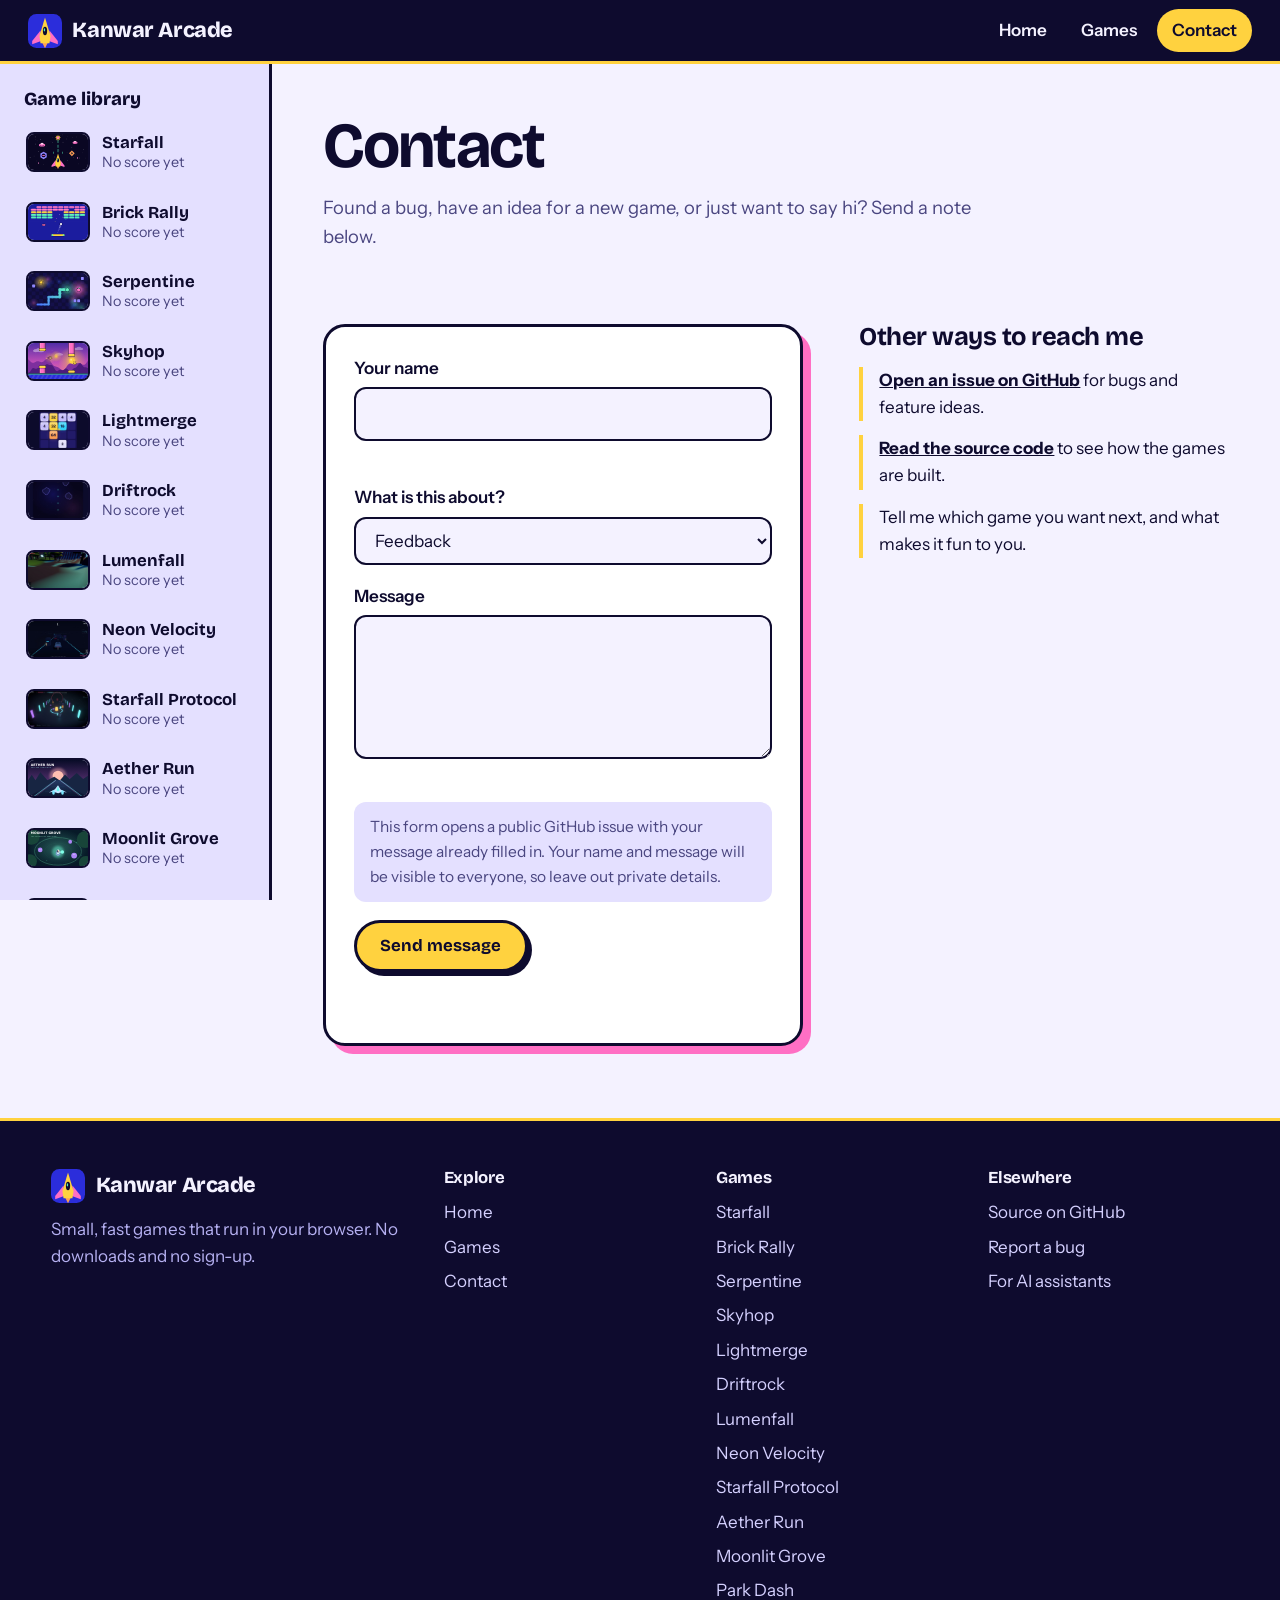
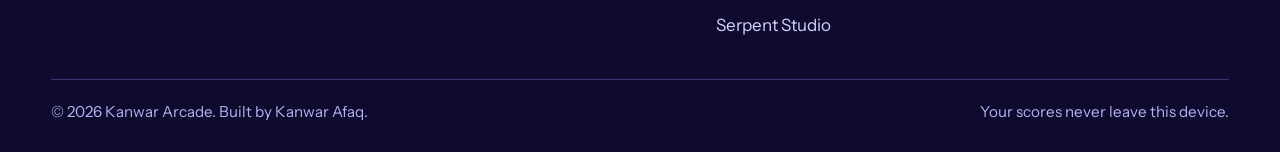
<file: contact.html>
<!doctype html>
<html lang="en">
<head>
  <meta charset="utf-8">
  <meta name="viewport" content="width=device-width, initial-scale=1">
  <title>Contact | Kanwar Arcade</title>
  <meta name="description" content="Send feedback, report a bug or suggest a game for Kanwar Arcade.">
  <meta name="robots" content="index, follow, max-image-preview:large, max-snippet:-1, max-video-preview:-1">
  <meta name="author" content="Kanwar Afaq">
  <meta name="theme-color" content="#0E0B2E">
  <link rel="canonical" href="https://games-psi-ashy.vercel.app/contact.html">
  <meta property="og:type" content="website">
  <meta property="og:site_name" content="Kanwar Arcade">
  <meta property="og:locale" content="en_US">
  <meta property="og:url" content="https://games-psi-ashy.vercel.app/contact.html">
  <meta property="og:title" content="Contact | Kanwar Arcade">
  <meta property="og:description" content="Send feedback, report a bug or suggest a game for Kanwar Arcade.">
  <meta property="og:image" content="https://games-psi-ashy.vercel.app/assets/img/og-home.png">
  <meta property="og:image:width" content="1200">
  <meta property="og:image:height" content="630">
  <meta property="og:image:type" content="image/png">
  <meta name="twitter:card" content="summary_large_image">
  <meta name="twitter:title" content="Contact | Kanwar Arcade">
  <meta name="twitter:description" content="Send feedback, report a bug or suggest a game for Kanwar Arcade.">
  <meta name="twitter:image" content="https://games-psi-ashy.vercel.app/assets/img/og-home.png">
  <link rel="icon" href="assets/img/favicon.svg" type="image/svg+xml">
  <link rel="icon" href="assets/img/favicon-48.png" type="image/png" sizes="48x48">
  <link rel="apple-touch-icon" href="assets/img/apple-touch-icon.png">
  <link rel="manifest" href="manifest.webmanifest">
  <link rel="preconnect" href="https://fonts.googleapis.com">
  <link rel="preconnect" href="https://fonts.gstatic.com" crossorigin>
  <link href="https://fonts.googleapis.com/css2?family=Bricolage+Grotesque:opsz,wght@12..96,600..800&family=Instrument+Sans:wght@400;500;600;700&display=swap" rel="stylesheet">
  <link rel="stylesheet" href="assets/css/site.css?v=fae77452">
  <script type="application/ld+json">{"@context":"https://schema.org","@graph":[{"@type":"Organization","@id":"https://games-psi-ashy.vercel.app/#org","name":"Kanwar Arcade","url":"https://games-psi-ashy.vercel.app/","logo":"https://games-psi-ashy.vercel.app/assets/img/icon-512.png","founder":{"@type":"Person","name":"Kanwar Afaq"},"sameAs":["https://github.com/KanwarAfaq/games"]},{"@type":"WebSite","@id":"https://games-psi-ashy.vercel.app/#website","url":"https://games-psi-ashy.vercel.app/","name":"Kanwar Arcade","description":"Free browser games: 2D arcade games plus 3D adventure, racing and shooter games.","inLanguage":"en","publisher":{"@id":"https://games-psi-ashy.vercel.app/#org"}},{"@type":"ContactPage","url":"https://games-psi-ashy.vercel.app/contact.html","name":"Contact","isPartOf":{"@id":"https://games-psi-ashy.vercel.app/#website"}},{"@type":"BreadcrumbList","itemListElement":[{"@type":"ListItem","position":1,"name":"Home","item":"https://games-psi-ashy.vercel.app/"},{"@type":"ListItem","position":2,"name":"Contact","item":"https://games-psi-ashy.vercel.app/contact.html"}]}]}</script>
</head>
<body>
  <a class="skip-link" href="#main">Skip to content</a>

  <header class="site-header">
    <button class="menu-toggle" type="button" aria-controls="sidebar" aria-expanded="false" aria-label="Open game library">
      <span class="menu-toggle__bars"></span>
    </button>
    <a class="brand" href="index.html"><svg viewBox="0 0 64 64" aria-hidden="true" focusable="false"><rect width="64" height="64" rx="16" fill="#2B2DDB"/><g transform="translate(32 33) scale(1.05)"><path d="M-6 18 L0 30 L6 18 Z" fill="#FF9F55"/>
<path d="M-8 -2 L-23 17 L-23 23 L-7 17 Z" fill="#FF6FC4"/>
<path d="M8 -2 L23 17 L23 23 L7 17 Z" fill="#FF6FC4"/>
<path d="M0 -25 L10 8 L8 21 L-8 21 L-10 8 Z" fill="#FFD23F"/>
<ellipse cx="0" cy="-1" rx="3.8" ry="7.5" fill="#0E0B2E"/>
<ellipse cx="-1" cy="-3" rx="1.3" ry="3" fill="#52F0B8"/></g></svg><span>Kanwar Arcade</span></a>
    <nav class="menu" aria-label="Main">
      <a href="index.html">Home</a>
      <a href="index.html#games">Games</a>
      <a href="contact.html" aria-current="page">Contact</a>
    </nav>
  </header>

  <div class="shell">
    <aside class="sidebar" id="sidebar" aria-label="Game library">
      <nav class="sidebar__site" aria-label="Site">
        <a href="index.html">Home</a>
        <a href="index.html#games">Games</a>
        <a href="contact.html" aria-current="page">Contact</a>
      </nav>
      <p class="sidebar__title">Game library</p>
      <ul class="library">
        <li>
          <a class="lib-item" href="games/starfall.html">
            <img class="lib-item__thumb" src="assets/img/thumb-starfall.svg" alt="" width="64" height="40">
            <span class="lib-item__text">
              <span class="lib-item__name">Starfall</span>
              <span class="lib-item__best" data-best="starfall">No score yet</span>
            </span>
          </a>
        </li>
        <li>
          <a class="lib-item" href="games/brick-rally.html">
            <img class="lib-item__thumb" src="assets/img/thumb-brick-rally.svg" alt="" width="64" height="40">
            <span class="lib-item__text">
              <span class="lib-item__name">Brick Rally</span>
              <span class="lib-item__best" data-best="brick-rally">No score yet</span>
            </span>
          </a>
        </li>
        <li>
          <a class="lib-item" href="games/serpentine.html">
            <img class="lib-item__thumb" src="assets/img/thumb-serpentine.svg" alt="" width="64" height="40">
            <span class="lib-item__text">
              <span class="lib-item__name">Serpentine</span>
              <span class="lib-item__best" data-best="serpentine">No score yet</span>
            </span>
          </a>
        </li>
        <li>
          <a class="lib-item" href="games/skyhop.html">
            <img class="lib-item__thumb" src="assets/img/thumb-skyhop.svg" alt="" width="64" height="40">
            <span class="lib-item__text">
              <span class="lib-item__name">Skyhop</span>
              <span class="lib-item__best" data-best="skyhop">No score yet</span>
            </span>
          </a>
        </li>
        <li>
          <a class="lib-item" href="games/lightmerge.html">
            <img class="lib-item__thumb" src="assets/img/thumb-lightmerge.jpg" alt="" width="64" height="40">
            <span class="lib-item__text">
              <span class="lib-item__name">Lightmerge</span>
              <span class="lib-item__best" data-best="lightmerge">No score yet</span>
            </span>
          </a>
        </li>
        <li>
          <a class="lib-item" href="games/driftrock.html">
            <img class="lib-item__thumb" src="assets/img/thumb-driftrock.jpg" alt="" width="64" height="40">
            <span class="lib-item__text">
              <span class="lib-item__name">Driftrock</span>
              <span class="lib-item__best" data-best="driftrock">No score yet</span>
            </span>
          </a>
        </li>
        <li>
          <a class="lib-item" href="games/lumenfall.html">
            <img class="lib-item__thumb" src="assets/img/thumb-lumenfall.jpg" alt="" width="64" height="40">
            <span class="lib-item__text">
              <span class="lib-item__name">Lumenfall</span>
              <span class="lib-item__best" data-best="lumenfall">No score yet</span>
            </span>
          </a>
        </li>
        <li>
          <a class="lib-item" href="games/neon-velocity.html">
            <img class="lib-item__thumb" src="assets/img/thumb-neon-velocity.jpg" alt="" width="64" height="40">
            <span class="lib-item__text">
              <span class="lib-item__name">Neon Velocity</span>
              <span class="lib-item__best" data-best="neon-velocity">No score yet</span>
            </span>
          </a>
        </li>
        <li>
          <a class="lib-item" href="games/starfall-protocol.html">
            <img class="lib-item__thumb" src="assets/img/thumb-starfall-protocol.jpg" alt="" width="64" height="40">
            <span class="lib-item__text">
              <span class="lib-item__name">Starfall Protocol</span>
              <span class="lib-item__best" data-best="starfall-protocol">No score yet</span>
            </span>
          </a>
        </li>
        <li>
          <a class="lib-item" href="games/aether-run.html">
            <img class="lib-item__thumb" src="assets/img/thumb-aether-run.svg" alt="" width="64" height="40">
            <span class="lib-item__text">
              <span class="lib-item__name">Aether Run</span>
              <span class="lib-item__best" data-best="aether-run">No score yet</span>
            </span>
          </a>
        </li>
        <li>
          <a class="lib-item" href="games/moonlit-grove.html">
            <img class="lib-item__thumb" src="assets/img/thumb-moonlit-grove.svg" alt="" width="64" height="40">
            <span class="lib-item__text">
              <span class="lib-item__name">Moonlit Grove</span>
              <span class="lib-item__best" data-best="moonlit-grove">No score yet</span>
            </span>
          </a>
        </li>
        <li>
          <a class="lib-item" href="games/park-dash.html">
            <img class="lib-item__thumb" src="assets/img/thumb-park-dash.svg" alt="" width="64" height="40">
            <span class="lib-item__text">
              <span class="lib-item__name">Park Dash</span>
              <span class="lib-item__best" data-best="park-dash">No score yet</span>
            </span>
          </a>
        </li>
        <li>
          <a class="lib-item" href="games/serpent-studio.html">
            <img class="lib-item__thumb" src="assets/img/thumb-serpent-studio.svg" alt="" width="64" height="40">
            <span class="lib-item__text">
              <span class="lib-item__name">Serpent Studio</span>
              <span class="lib-item__best" data-best="serpent-studio">No score yet</span>
            </span>
          </a>
        </li>
      </ul>
      <div class="sidebar__foot">
        <p>Best scores are saved in this browser only.</p>
        <a href="contact.html">Suggest a game</a>
      </div>
    </aside>
    <div class="scrim" hidden></div>

    <main class="main" id="main">
      <div class="page-head">
        <div class="page-head__inner">
          <h1>Contact</h1>
          <p>Found a bug, have an idea for a new game, or just want to say hi? Send a note below.</p>
        </div>
      </div>

      <section class="section" aria-label="Contact form">
        <div class="contact">
          <form class="form" id="contact-form" novalidate>
            <div class="field">
              <label for="c-name">Your name</label>
              <input id="c-name" name="name" type="text" autocomplete="name" aria-describedby="c-name-error" required>
              <span class="field__error" id="c-name-error"></span>
            </div>
            <div class="field" id="field-email" hidden>
              <label for="c-email">Email address</label>
              <input id="c-email" name="email" type="email" autocomplete="email" aria-describedby="c-email-error">
              <span class="field__error" id="c-email-error"></span>
            </div>
            <div class="field">
              <label for="c-topic">What is this about?</label>
              <select id="c-topic" name="topic">
                <option>Feedback</option>
                <option>Bug report</option>
                <option>Game idea</option>
                <option>Something else</option>
              </select>
            </div>
            <div class="field">
              <label for="c-message">Message</label>
              <textarea id="c-message" name="message" aria-describedby="c-message-error" required></textarea>
              <span class="field__error" id="c-message-error"></span>
            </div>
            <p class="form__notice" id="contact-notice">This form opens a public GitHub issue with your message already filled in. Your name and message will be visible to everyone, so leave out private details.</p>
            <div>
              <button class="btn" type="submit">Send message</button>
            </div>
            <p class="form__status" id="contact-status" role="status" aria-live="polite"></p>
            <noscript><p>The form needs JavaScript. You can also <a href="https://github.com/KanwarAfaq/games/issues/new">open an issue on GitHub</a>.</p></noscript>
          </form>

          <aside class="contact__side">
            <h2>Other ways to reach me</h2>
            <ul>
              <li><a href="https://github.com/KanwarAfaq/games/issues">Open an issue on GitHub</a> for bugs and feature ideas.</li>
              <li><a href="https://github.com/KanwarAfaq/games">Read the source code</a> to see how the games are built.</li>
              <li>Tell me which game you want next, and what makes it fun to you.</li>
            </ul>
          </aside>
        </div>
      </section>
    </main>
  </div>

  <footer class="site-footer">
    <div class="footer__grid">
      <div class="footer__brand">
        <a class="brand" href="index.html"><svg viewBox="0 0 64 64" aria-hidden="true" focusable="false"><rect width="64" height="64" rx="16" fill="#2B2DDB"/><g transform="translate(32 33) scale(1.05)"><path d="M-6 18 L0 30 L6 18 Z" fill="#FF9F55"/>
<path d="M-8 -2 L-23 17 L-23 23 L-7 17 Z" fill="#FF6FC4"/>
<path d="M8 -2 L23 17 L23 23 L7 17 Z" fill="#FF6FC4"/>
<path d="M0 -25 L10 8 L8 21 L-8 21 L-10 8 Z" fill="#FFD23F"/>
<ellipse cx="0" cy="-1" rx="3.8" ry="7.5" fill="#0E0B2E"/>
<ellipse cx="-1" cy="-3" rx="1.3" ry="3" fill="#52F0B8"/></g></svg><span>Kanwar Arcade</span></a>
        <p>Small, fast games that run in your browser. No downloads and no sign-up.</p>
      </div>
      <div class="footer__col">
        <h2>Explore</h2>
        <ul class="footer__list">
          <li><a href="index.html">Home</a></li>
          <li><a href="index.html#games">Games</a></li>
          <li><a href="contact.html">Contact</a></li>
        </ul>
      </div>
      <div class="footer__col">
        <h2>Games</h2>
        <ul class="footer__list">
            <li><a href="games/starfall.html">Starfall</a></li>
            <li><a href="games/brick-rally.html">Brick Rally</a></li>
            <li><a href="games/serpentine.html">Serpentine</a></li>
            <li><a href="games/skyhop.html">Skyhop</a></li>
            <li><a href="games/lightmerge.html">Lightmerge</a></li>
            <li><a href="games/driftrock.html">Driftrock</a></li>
            <li><a href="games/lumenfall.html">Lumenfall</a></li>
            <li><a href="games/neon-velocity.html">Neon Velocity</a></li>
            <li><a href="games/starfall-protocol.html">Starfall Protocol</a></li>
            <li><a href="games/aether-run.html">Aether Run</a></li>
            <li><a href="games/moonlit-grove.html">Moonlit Grove</a></li>
            <li><a href="games/park-dash.html">Park Dash</a></li>
            <li><a href="games/serpent-studio.html">Serpent Studio</a></li>
        </ul>
      </div>
      <div class="footer__col">
        <h2>Elsewhere</h2>
        <ul class="footer__list">
          <li><a href="https://github.com/KanwarAfaq/games">Source on GitHub</a></li>
          <li><a href="https://github.com/KanwarAfaq/games/issues">Report a bug</a></li>
          <li><a href="llms.txt">For AI assistants</a></li>
        </ul>
      </div>
    </div>
    <div class="footer__base">
      <span>© 2026 Kanwar Arcade. Built by Kanwar Afaq.</span>
      <span>Your scores never leave this device.</span>
    </div>
  </footer>

  <script src="assets/js/site.js?v=4c17010a" defer></script>
  <script src="assets/js/contact.js?v=07f3a276" defer></script>
</body>
</html>
</file>
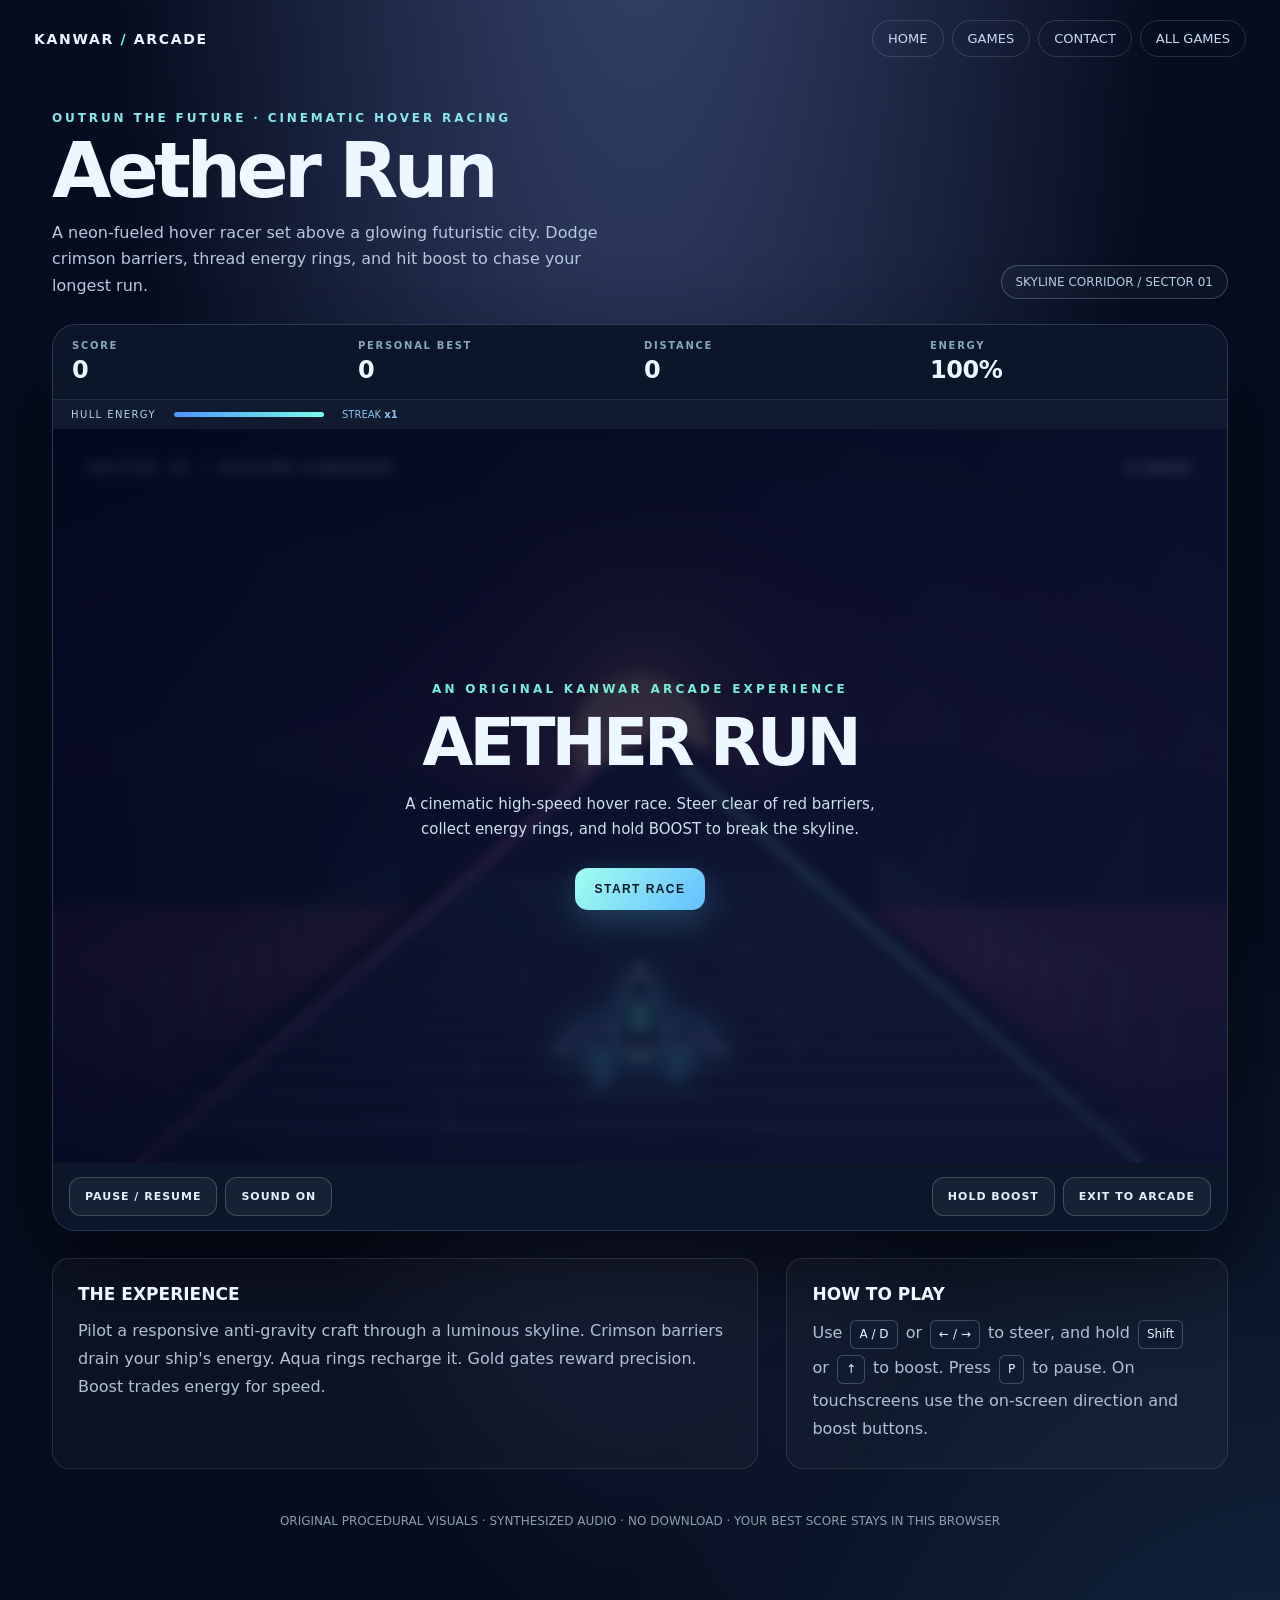
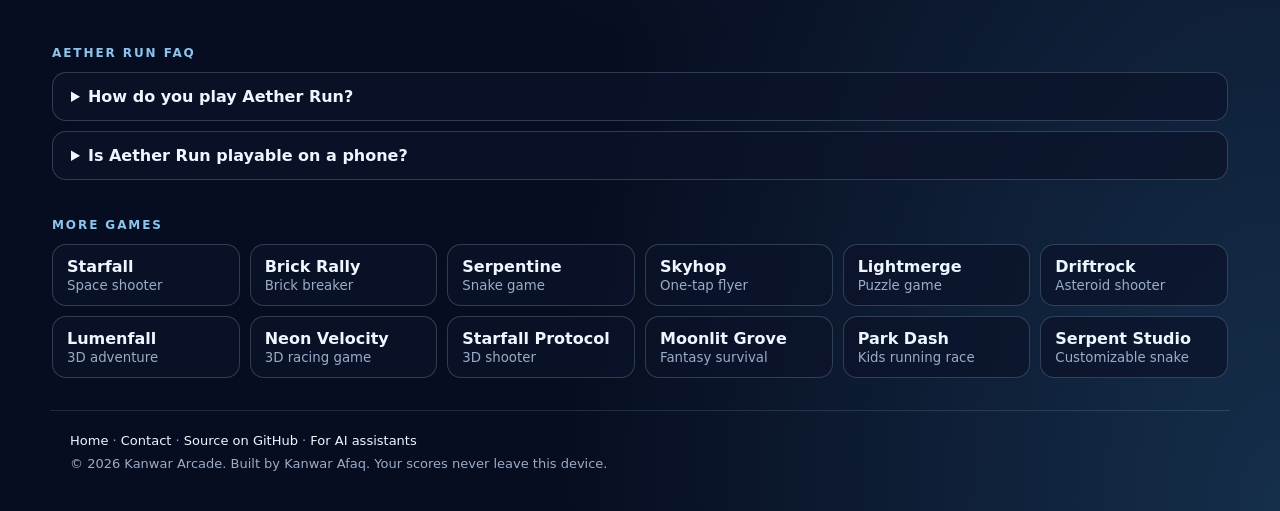
<file: games/aether-run.html>
<!doctype html>
<html lang="en">
<head>
<meta charset="utf-8">
<meta name="viewport" content="width=device-width, initial-scale=1">
<title>Aether Run: free browser game | Kanwar Arcade</title>
<meta name="description" content="Aether Run is a neon hover-racing browser game with a procedural skyline, glowing light trails, collectable energy rings, and atmospheric sound effects.">
<meta name="robots" content="index, follow, max-image-preview:large, max-snippet:-1, max-video-preview:-1">
<meta name="author" content="Kanwar Afaq">
<meta name="theme-color" content="#070d20">
<link rel="canonical" href="https://games-psi-ashy.vercel.app/games/aether-run.html">
<meta property="og:type" content="website">
<meta property="og:site_name" content="Kanwar Arcade">
<meta property="og:locale" content="en_US">
<meta property="og:url" content="https://games-psi-ashy.vercel.app/games/aether-run.html">
<meta property="og:title" content="Aether Run: free browser game | Kanwar Arcade">
<meta property="og:description" content="Aether Run is a neon hover-racing browser game with a procedural skyline, glowing light trails, collectable energy rings, and atmospheric sound effects.">
<meta property="og:image" content="https://games-psi-ashy.vercel.app/assets/img/og-aether-run.jpg">
<meta property="og:image:width" content="1200">
<meta property="og:image:height" content="630">
<meta property="og:image:type" content="image/jpeg">
<meta name="twitter:card" content="summary_large_image">
<meta name="twitter:title" content="Aether Run: free browser game | Kanwar Arcade">
<meta name="twitter:description" content="Aether Run is a neon hover-racing browser game with a procedural skyline, glowing light trails, collectable energy rings, and atmospheric sound effects.">
<meta name="twitter:image" content="https://games-psi-ashy.vercel.app/assets/img/og-aether-run.jpg">
<link rel="icon" href="../assets/img/favicon.svg" type="image/svg+xml">
<link rel="icon" href="../assets/img/favicon-48.png" type="image/png" sizes="48x48">
<link rel="apple-touch-icon" href="../assets/img/apple-touch-icon.png">
<link rel="manifest" href="../manifest.webmanifest">
<link rel="stylesheet" href="../assets/css/premium-games.css?v=4223c371">
<script type="application/ld+json">{"@context":"https://schema.org","@graph":[{"@type":"Organization","@id":"https://games-psi-ashy.vercel.app/#org","name":"Kanwar Arcade","url":"https://games-psi-ashy.vercel.app/","logo":"https://games-psi-ashy.vercel.app/assets/img/icon-512.png","founder":{"@type":"Person","name":"Kanwar Afaq"},"sameAs":["https://github.com/KanwarAfaq/games"]},{"@type":"WebSite","@id":"https://games-psi-ashy.vercel.app/#website","url":"https://games-psi-ashy.vercel.app/","name":"Kanwar Arcade","description":"Free browser games: 2D arcade games plus 3D adventure, racing and shooter games.","inLanguage":"en","publisher":{"@id":"https://games-psi-ashy.vercel.app/#org"}},{"@type":"VideoGame","@id":"https://games-psi-ashy.vercel.app/games/aether-run.html#game","name":"Aether Run","url":"https://games-psi-ashy.vercel.app/games/aether-run.html","description":"Aether Run is a neon hover-racing browser game with a procedural skyline, glowing light trails, collectable energy rings, and atmospheric sound effects.","image":"https://games-psi-ashy.vercel.app/assets/img/og-aether-run.jpg","genre":"Neon hover racer","gamePlatform":"Web browser","applicationCategory":"Game","operatingSystem":"Any","inLanguage":"en","playMode":"SinglePlayer","isAccessibleForFree":true,"author":{"@type":"Person","name":"Kanwar Afaq"},"publisher":{"@id":"https://games-psi-ashy.vercel.app/#org"},"offers":{"@type":"Offer","price":"0","priceCurrency":"USD","availability":"https://schema.org/InStock"}},{"@type":"BreadcrumbList","itemListElement":[{"@type":"ListItem","position":1,"name":"Home","item":"https://games-psi-ashy.vercel.app/"},{"@type":"ListItem","position":2,"name":"Games","item":"https://games-psi-ashy.vercel.app/#games"},{"@type":"ListItem","position":3,"name":"Aether Run","item":"https://games-psi-ashy.vercel.app/games/aether-run.html"}]},{"@type":"FAQPage","mainEntity":[{"@type":"Question","name":"How do you play Aether Run?","acceptedAnswer":{"@type":"Answer","text":"Steer around red barriers, collect blue energy rings and hold boost to go faster."}},{"@type":"Question","name":"Is Aether Run playable on a phone?","acceptedAnswer":{"@type":"Answer","text":"Yes. The game has touch steering and boost controls."}}]}]}</script>
</head>
<body>
<a class="skip-link" href="#main">Skip to content</a>
<header class="top"><a class="brand" href="../index.html">KANWAR<span> / </span>ARCADE</a><nav aria-label="Main"><a href="../index.html">HOME</a><a href="../index.html#games">GAMES</a><a href="../contact.html">CONTACT</a><a href="../index.html#games">ALL GAMES</a></nav></header>
<main class="wrap" id="main"><div class="intro"><div><div class="eyebrow">OUTRUN THE FUTURE · Cinematic hover racing</div><h1>Aether Run</h1><p>A neon-fueled hover racer set above a glowing futuristic city. Dodge crimson barriers, thread energy rings, and hit boost to chase your longest run.</p></div><span class="tag">SKYLINE CORRIDOR / SECTOR 01</span></div>
<section class="shell" aria-label="Aether Run playable game">
 <div class="hud" aria-live="off">
 <div class="stat"><small>SCORE</small><strong id="score">0</strong></div>
 <div class="stat"><small>PERSONAL BEST</small><strong id="best">0</strong></div>
 <div class="stat"><small>DISTANCE</small><strong id="distance">0</strong></div>
 <div class="stat"><small>ENERGY</small><strong id="energy-text">100%</strong></div>
 </div>
 <div style="display:flex;gap:18px;padding:9px 18px;background:#101a31;align-items:center"><span style="font-size:10px;letter-spacing:.14em;color:#b4d7e9">HULL ENERGY</span><div class="meter-track"><span id="energy-bar"></span></div><span style="font-size:10px;color:#8dc4ed">STREAK <b id="combo">x1</b></span></div>
 <div class="viewport"><canvas id="game" width="960" height="600" role="img" aria-label="Aether Run real-time game environment"></canvas>
 <div class="overlay" id="overlay" role="dialog" aria-labelledby="overlay-title" aria-describedby="overlay-desc"><div class="overlay-card"><div class="mini">AN ORIGINAL KANWAR ARCADE EXPERIENCE</div><h2 id="overlay-title">Aether Run</h2><p id="overlay-desc">Ready to play?</p><button id="start" class="action" type="button">START GAME</button></div></div>
 <div class="mobile-controls"><div class="group"><button id="left" aria-label="Steer left">←</button><button id="right" aria-label="Steer right">→</button></div><button id="mobile-boost" aria-label="Hold to boost">BOOST ⚡</button></div>
 </div>
 <div class="controls"><div class="set"><button class="control" id="pause" type="button">PAUSE / RESUME</button><button class="control" id="sound" type="button" aria-pressed="true">SOUND ON</button></div><div class="set"><button class="control" id="boost" type="button">HOLD BOOST</button><a class="control" href="../index.html#games">EXIT TO ARCADE</a></div></div>
 </section>
 <div class="below"><section class="panel"><h2>THE EXPERIENCE</h2><p>Pilot a responsive anti-gravity craft through a luminous skyline. Crimson barriers drain your ship's energy. Aqua rings recharge it. Gold gates reward precision. Boost trades energy for speed.</p></section><section class="panel"><h2>HOW TO PLAY</h2><p>Use <span class='key'>A / D</span> or <span class='key'>← / →</span> to steer, and hold <span class='key'>Shift</span> or <span class='key'>↑</span> to boost. Press <span class='key'>P</span> to pause. On touchscreens use the on-screen direction and boost buttons.</p></section></div>
 <p class="footer">ORIGINAL PROCEDURAL VISUALS · SYNTHESIZED AUDIO · NO DOWNLOAD · YOUR BEST SCORE STAYS IN THIS BROWSER</p>
</main>
<section class="wrap site-extra" aria-label="More about Aether Run">
<div class="site-faq"><h2>Aether Run FAQ</h2><details><summary>How do you play Aether Run?</summary><p>Steer around red barriers, collect blue energy rings and hold boost to go faster.</p></details><details><summary>Is Aether Run playable on a phone?</summary><p>Yes. The game has touch steering and boost controls.</p></details></div>
<div class="site-more"><h2>More games</h2><ul><li><a href="../games/starfall.html">Starfall<small>Space shooter</small></a></li><li><a href="../games/brick-rally.html">Brick Rally<small>Brick breaker</small></a></li><li><a href="../games/serpentine.html">Serpentine<small>Snake game</small></a></li><li><a href="../games/skyhop.html">Skyhop<small>One-tap flyer</small></a></li><li><a href="../games/lightmerge.html">Lightmerge<small>Puzzle game</small></a></li><li><a href="../games/driftrock.html">Driftrock<small>Asteroid shooter</small></a></li><li><a href="../games/lumenfall.html">Lumenfall<small>3D adventure</small></a></li><li><a href="../games/neon-velocity.html">Neon Velocity<small>3D racing game</small></a></li><li><a href="../games/starfall-protocol.html">Starfall Protocol<small>3D shooter</small></a></li><li><a href="../games/moonlit-grove.html">Moonlit Grove<small>Fantasy survival</small></a></li><li><a href="../games/park-dash.html">Park Dash<small>Kids running race</small></a></li><li><a href="../games/serpent-studio.html">Serpent Studio<small>Customizable snake</small></a></li></ul></div>
</section>
<footer class="site-foot"><div><a href="../index.html">Home</a> · <a href="../contact.html">Contact</a> · <a href="https://github.com/KanwarAfaq/games">Source on GitHub</a> · <a href="../llms.txt">For AI assistants</a></div><p>© 2026 Kanwar Arcade. Built by Kanwar Afaq. Your scores never leave this device.</p></footer>
<script src="../assets/js/site.js?v=4c17010a" defer></script>
<script src="../assets/js/aether-run.js?v=d934f078" defer></script>
</body>
</html>
</file>
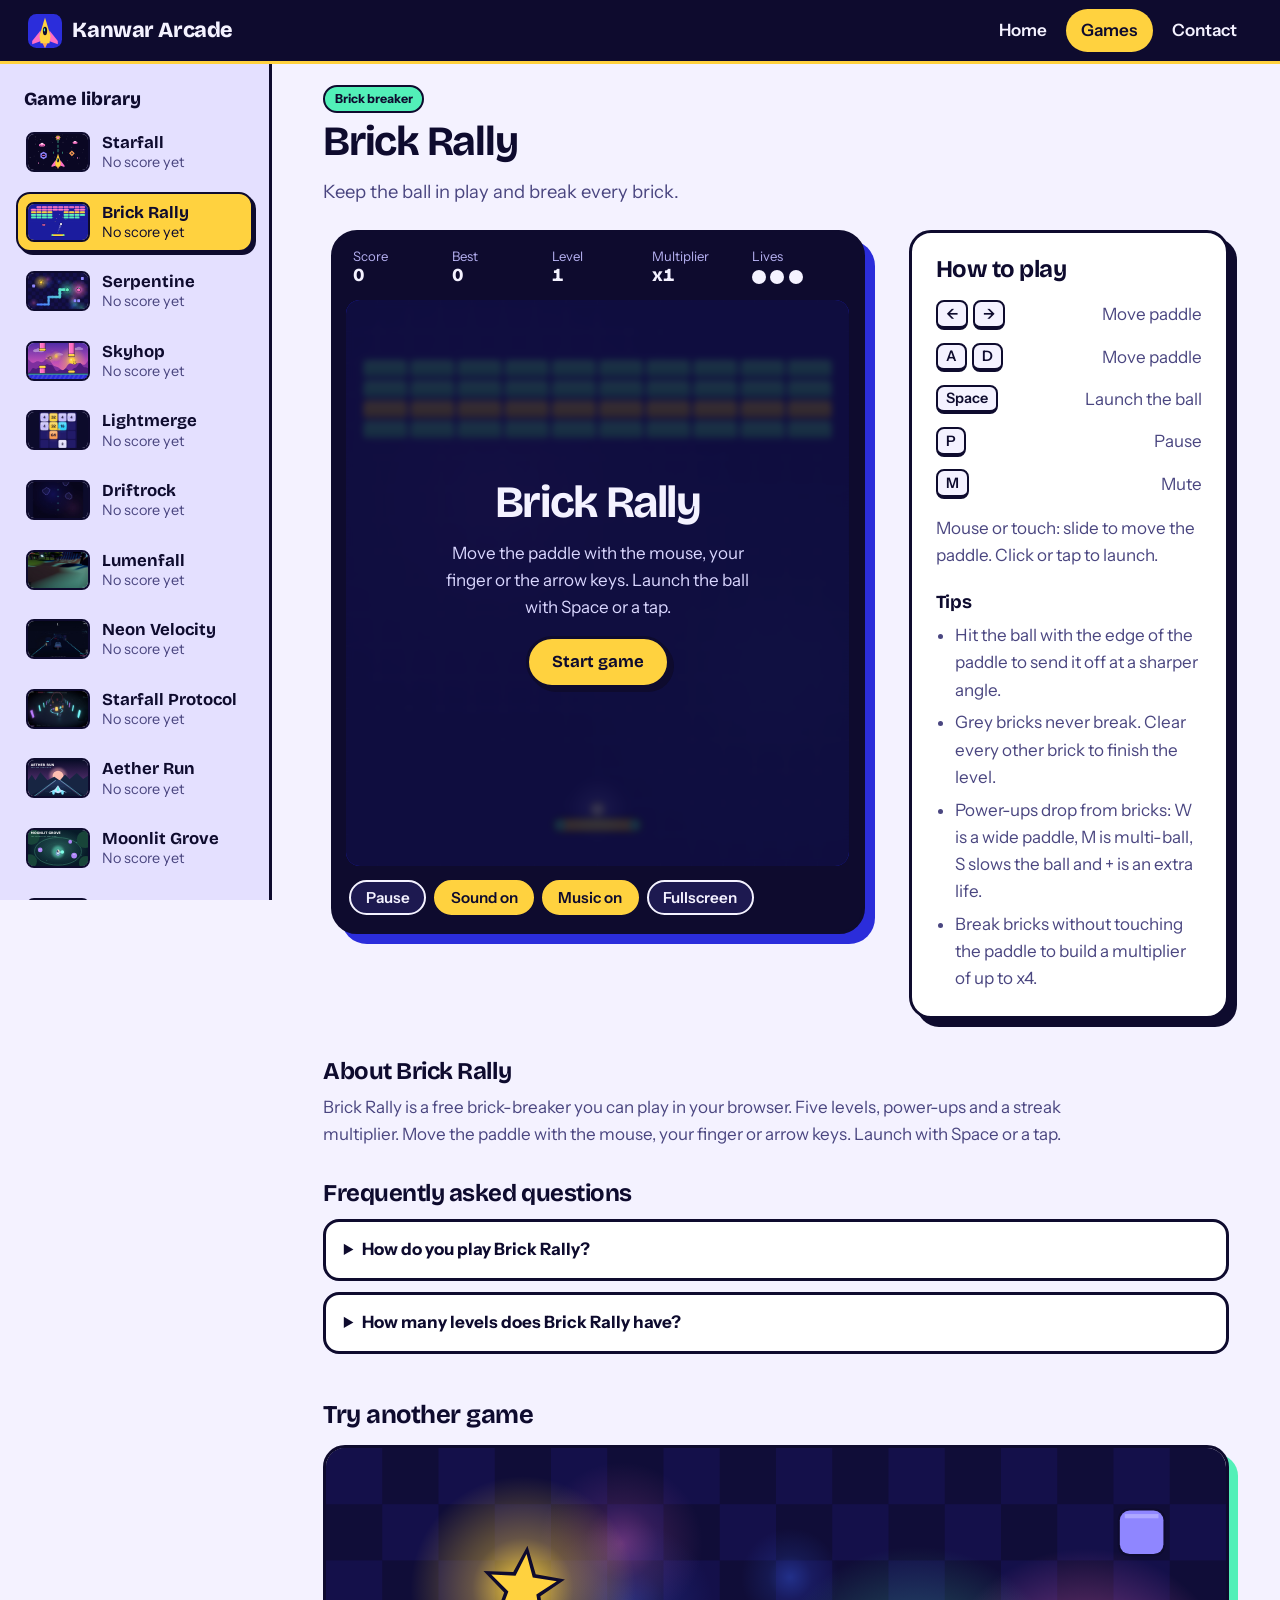
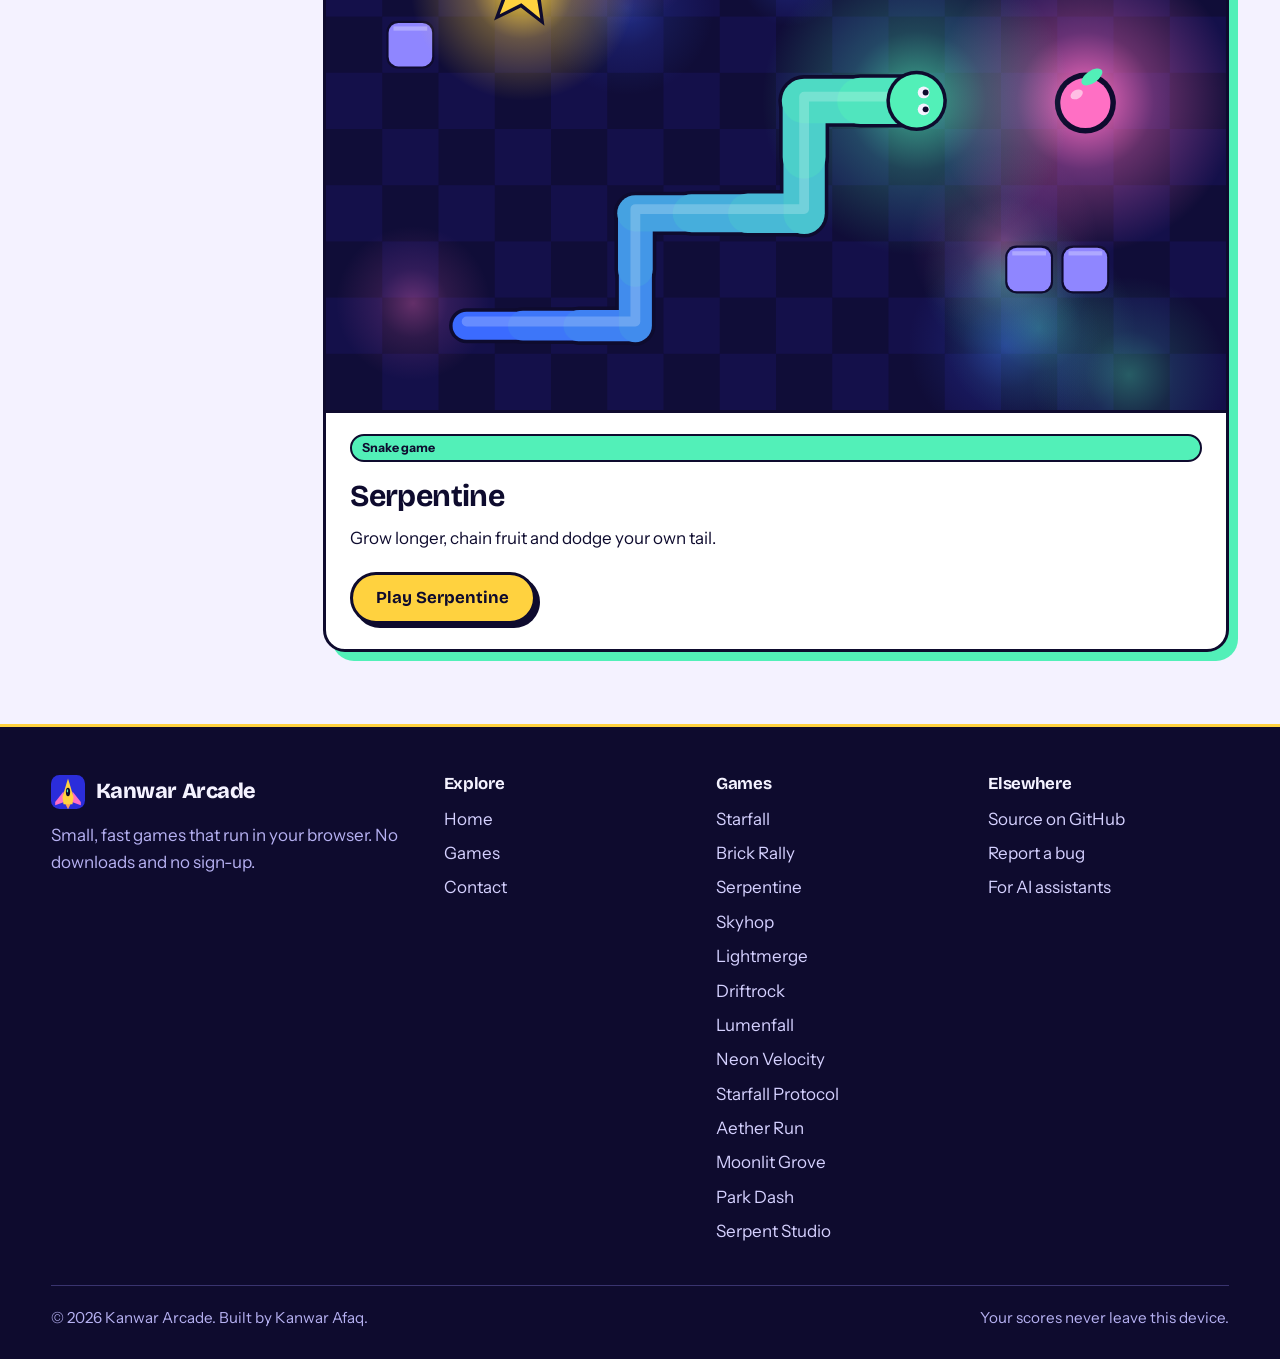
<file: games/brick-rally.html>
<!doctype html>
<html lang="en">
<head>
  <meta charset="utf-8">
  <meta name="viewport" content="width=device-width, initial-scale=1">
  <title>Brick Rally | Kanwar Arcade</title>
  <meta name="description" content="Brick Rally is a free brick-breaker you can play in your browser. Five levels, power-ups and a streak multiplier.">
  <meta name="robots" content="index, follow, max-image-preview:large, max-snippet:-1, max-video-preview:-1">
  <meta name="author" content="Kanwar Afaq">
  <meta name="theme-color" content="#0E0B2E">
  <link rel="canonical" href="https://games-psi-ashy.vercel.app/games/brick-rally.html">
  <meta property="og:type" content="website">
  <meta property="og:site_name" content="Kanwar Arcade">
  <meta property="og:locale" content="en_US">
  <meta property="og:url" content="https://games-psi-ashy.vercel.app/games/brick-rally.html">
  <meta property="og:title" content="Brick Rally | Kanwar Arcade">
  <meta property="og:description" content="Brick Rally is a free brick-breaker you can play in your browser. Five levels, power-ups and a streak multiplier.">
  <meta property="og:image" content="https://games-psi-ashy.vercel.app/assets/img/og-brick-rally.png">
  <meta property="og:image:width" content="1200">
  <meta property="og:image:height" content="630">
  <meta property="og:image:type" content="image/png">
  <meta name="twitter:card" content="summary_large_image">
  <meta name="twitter:title" content="Brick Rally | Kanwar Arcade">
  <meta name="twitter:description" content="Brick Rally is a free brick-breaker you can play in your browser. Five levels, power-ups and a streak multiplier.">
  <meta name="twitter:image" content="https://games-psi-ashy.vercel.app/assets/img/og-brick-rally.png">
  <link rel="icon" href="../assets/img/favicon.svg" type="image/svg+xml">
  <link rel="icon" href="../assets/img/favicon-48.png" type="image/png" sizes="48x48">
  <link rel="apple-touch-icon" href="../assets/img/apple-touch-icon.png">
  <link rel="manifest" href="../manifest.webmanifest">
  <link rel="preconnect" href="https://fonts.googleapis.com">
  <link rel="preconnect" href="https://fonts.gstatic.com" crossorigin>
  <link href="https://fonts.googleapis.com/css2?family=Bricolage+Grotesque:opsz,wght@12..96,600..800&family=Instrument+Sans:wght@400;500;600;700&display=swap" rel="stylesheet">
  <link rel="stylesheet" href="../assets/css/site.css?v=fae77452">
  <script type="application/ld+json">{"@context":"https://schema.org","@graph":[{"@type":"Organization","@id":"https://games-psi-ashy.vercel.app/#org","name":"Kanwar Arcade","url":"https://games-psi-ashy.vercel.app/","logo":"https://games-psi-ashy.vercel.app/assets/img/icon-512.png","founder":{"@type":"Person","name":"Kanwar Afaq"},"sameAs":["https://github.com/KanwarAfaq/games"]},{"@type":"WebSite","@id":"https://games-psi-ashy.vercel.app/#website","url":"https://games-psi-ashy.vercel.app/","name":"Kanwar Arcade","description":"Free browser games: 2D arcade games plus 3D adventure, racing and shooter games.","inLanguage":"en","publisher":{"@id":"https://games-psi-ashy.vercel.app/#org"}},{"@type":"VideoGame","@id":"https://games-psi-ashy.vercel.app/games/brick-rally.html#game","name":"Brick Rally","url":"https://games-psi-ashy.vercel.app/games/brick-rally.html","description":"Brick Rally is a free brick-breaker you can play in your browser. Five levels, power-ups and a streak multiplier.","image":"https://games-psi-ashy.vercel.app/assets/img/og-brick-rally.png","genre":"Brick breaker","gamePlatform":"Web browser","applicationCategory":"Game","operatingSystem":"Any","inLanguage":"en","playMode":"SinglePlayer","isAccessibleForFree":true,"author":{"@type":"Person","name":"Kanwar Afaq"},"publisher":{"@id":"https://games-psi-ashy.vercel.app/#org"},"offers":{"@type":"Offer","price":"0","priceCurrency":"USD","availability":"https://schema.org/InStock"}},{"@type":"FAQPage","mainEntity":[{"@type":"Question","name":"How do you play Brick Rally?","acceptedAnswer":{"@type":"Answer","text":"Slide the paddle with the mouse, your finger or the arrow keys and launch the ball with Space or a tap. Break every brick to clear the level."}},{"@type":"Question","name":"How many levels does Brick Rally have?","acceptedAnswer":{"@type":"Answer","text":"Five levels, with power-ups such as a wide paddle, multi-ball and slow ball."}}]},{"@type":"BreadcrumbList","itemListElement":[{"@type":"ListItem","position":1,"name":"Home","item":"https://games-psi-ashy.vercel.app/"},{"@type":"ListItem","position":2,"name":"Games","item":"https://games-psi-ashy.vercel.app/#games"},{"@type":"ListItem","position":3,"name":"Brick Rally","item":"https://games-psi-ashy.vercel.app/games/brick-rally.html"}]}]}</script>
</head>
<body>
  <a class="skip-link" href="#main">Skip to content</a>

  <header class="site-header">
    <button class="menu-toggle" type="button" aria-controls="sidebar" aria-expanded="false" aria-label="Open game library">
      <span class="menu-toggle__bars"></span>
    </button>
    <a class="brand" href="../index.html"><svg viewBox="0 0 64 64" aria-hidden="true" focusable="false"><rect width="64" height="64" rx="16" fill="#2B2DDB"/><g transform="translate(32 33) scale(1.05)"><path d="M-6 18 L0 30 L6 18 Z" fill="#FF9F55"/>
<path d="M-8 -2 L-23 17 L-23 23 L-7 17 Z" fill="#FF6FC4"/>
<path d="M8 -2 L23 17 L23 23 L7 17 Z" fill="#FF6FC4"/>
<path d="M0 -25 L10 8 L8 21 L-8 21 L-10 8 Z" fill="#FFD23F"/>
<ellipse cx="0" cy="-1" rx="3.8" ry="7.5" fill="#0E0B2E"/>
<ellipse cx="-1" cy="-3" rx="1.3" ry="3" fill="#52F0B8"/></g></svg><span>Kanwar Arcade</span></a>
    <nav class="menu" aria-label="Main">
      <a href="../index.html">Home</a>
      <a href="../index.html#games" aria-current="page">Games</a>
      <a href="../contact.html">Contact</a>
    </nav>
  </header>

  <div class="shell">
    <aside class="sidebar" id="sidebar" aria-label="Game library">
      <nav class="sidebar__site" aria-label="Site">
        <a href="../index.html">Home</a>
        <a href="../index.html#games" aria-current="page">Games</a>
        <a href="../contact.html">Contact</a>
      </nav>
      <p class="sidebar__title">Game library</p>
      <ul class="library">
        <li>
          <a class="lib-item" href="../games/starfall.html">
            <img class="lib-item__thumb" src="../assets/img/thumb-starfall.svg" alt="" width="64" height="40">
            <span class="lib-item__text">
              <span class="lib-item__name">Starfall</span>
              <span class="lib-item__best" data-best="starfall">No score yet</span>
            </span>
          </a>
        </li>
        <li>
          <a class="lib-item" href="../games/brick-rally.html" aria-current="page">
            <img class="lib-item__thumb" src="../assets/img/thumb-brick-rally.svg" alt="" width="64" height="40">
            <span class="lib-item__text">
              <span class="lib-item__name">Brick Rally</span>
              <span class="lib-item__best" data-best="brick-rally">No score yet</span>
            </span>
          </a>
        </li>
        <li>
          <a class="lib-item" href="../games/serpentine.html">
            <img class="lib-item__thumb" src="../assets/img/thumb-serpentine.svg" alt="" width="64" height="40">
            <span class="lib-item__text">
              <span class="lib-item__name">Serpentine</span>
              <span class="lib-item__best" data-best="serpentine">No score yet</span>
            </span>
          </a>
        </li>
        <li>
          <a class="lib-item" href="../games/skyhop.html">
            <img class="lib-item__thumb" src="../assets/img/thumb-skyhop.svg" alt="" width="64" height="40">
            <span class="lib-item__text">
              <span class="lib-item__name">Skyhop</span>
              <span class="lib-item__best" data-best="skyhop">No score yet</span>
            </span>
          </a>
        </li>
        <li>
          <a class="lib-item" href="../games/lightmerge.html">
            <img class="lib-item__thumb" src="../assets/img/thumb-lightmerge.jpg" alt="" width="64" height="40">
            <span class="lib-item__text">
              <span class="lib-item__name">Lightmerge</span>
              <span class="lib-item__best" data-best="lightmerge">No score yet</span>
            </span>
          </a>
        </li>
        <li>
          <a class="lib-item" href="../games/driftrock.html">
            <img class="lib-item__thumb" src="../assets/img/thumb-driftrock.jpg" alt="" width="64" height="40">
            <span class="lib-item__text">
              <span class="lib-item__name">Driftrock</span>
              <span class="lib-item__best" data-best="driftrock">No score yet</span>
            </span>
          </a>
        </li>
        <li>
          <a class="lib-item" href="../games/lumenfall.html">
            <img class="lib-item__thumb" src="../assets/img/thumb-lumenfall.jpg" alt="" width="64" height="40">
            <span class="lib-item__text">
              <span class="lib-item__name">Lumenfall</span>
              <span class="lib-item__best" data-best="lumenfall">No score yet</span>
            </span>
          </a>
        </li>
        <li>
          <a class="lib-item" href="../games/neon-velocity.html">
            <img class="lib-item__thumb" src="../assets/img/thumb-neon-velocity.jpg" alt="" width="64" height="40">
            <span class="lib-item__text">
              <span class="lib-item__name">Neon Velocity</span>
              <span class="lib-item__best" data-best="neon-velocity">No score yet</span>
            </span>
          </a>
        </li>
        <li>
          <a class="lib-item" href="../games/starfall-protocol.html">
            <img class="lib-item__thumb" src="../assets/img/thumb-starfall-protocol.jpg" alt="" width="64" height="40">
            <span class="lib-item__text">
              <span class="lib-item__name">Starfall Protocol</span>
              <span class="lib-item__best" data-best="starfall-protocol">No score yet</span>
            </span>
          </a>
        </li>
        <li>
          <a class="lib-item" href="../games/aether-run.html">
            <img class="lib-item__thumb" src="../assets/img/thumb-aether-run.svg" alt="" width="64" height="40">
            <span class="lib-item__text">
              <span class="lib-item__name">Aether Run</span>
              <span class="lib-item__best" data-best="aether-run">No score yet</span>
            </span>
          </a>
        </li>
        <li>
          <a class="lib-item" href="../games/moonlit-grove.html">
            <img class="lib-item__thumb" src="../assets/img/thumb-moonlit-grove.svg" alt="" width="64" height="40">
            <span class="lib-item__text">
              <span class="lib-item__name">Moonlit Grove</span>
              <span class="lib-item__best" data-best="moonlit-grove">No score yet</span>
            </span>
          </a>
        </li>
        <li>
          <a class="lib-item" href="../games/park-dash.html">
            <img class="lib-item__thumb" src="../assets/img/thumb-park-dash.svg" alt="" width="64" height="40">
            <span class="lib-item__text">
              <span class="lib-item__name">Park Dash</span>
              <span class="lib-item__best" data-best="park-dash">No score yet</span>
            </span>
          </a>
        </li>
        <li>
          <a class="lib-item" href="../games/serpent-studio.html">
            <img class="lib-item__thumb" src="../assets/img/thumb-serpent-studio.svg" alt="" width="64" height="40">
            <span class="lib-item__text">
              <span class="lib-item__name">Serpent Studio</span>
              <span class="lib-item__best" data-best="serpent-studio">No score yet</span>
            </span>
          </a>
        </li>
      </ul>
      <div class="sidebar__foot">
        <p>Best scores are saved in this browser only.</p>
        <a href="../contact.html">Suggest a game</a>
      </div>
    </aside>
    <div class="scrim" hidden></div>

    <main class="main" id="main">
      <div class="page-head page-head--game">
        <div class="page-head__inner">
          <span class="tag">Brick breaker</span>
          <h1>Brick Rally</h1>
          <p>Keep the ball in play and break every brick.</p>
        </div>
      </div>

      <section class="section section--game" aria-label="Play Brick Rally">
        <div class="stage">
          <div class="cabinet" style="--ar: 0.889; --accent: var(--cobalt)">
            <div class="hud">
          <div class="hud__item"><span class="hud__label">Score</span><span class="hud__value" id="hud-score">0</span></div>
          <div class="hud__item"><span class="hud__label">Best</span><span class="hud__value" id="hud-best">0</span></div>
          <div class="hud__item"><span class="hud__label">Level</span><span class="hud__value" id="hud-level">1</span></div>
          <div class="hud__item"><span class="hud__label">Multiplier</span><span class="hud__value" id="hud-mult">x1</span></div>
          <div class="hud__item"><span class="hud__label">Lives</span><span class="pips" id="hud-lives" role="img" aria-label="3 lives left"></span></div>
            </div>
            <div class="cabinet__screen">
              <canvas id="game" width="640" height="720" role="img" aria-label="Brick Rally game screen"></canvas>
              <div class="overlay" id="overlay" role="dialog" aria-labelledby="overlay-title" aria-describedby="overlay-text">
                <h2 id="overlay-title">Brick Rally</h2>
                <p id="overlay-text">Move the paddle with the mouse, your finger or arrow keys. Launch with Space or a tap.</p>
                <button class="btn" id="overlay-btn" type="button">Start game</button>
              </div>
              <noscript><p style="padding:1rem">Brick Rally needs JavaScript. Turn it on in your browser to play.</p></noscript>
            </div>
            <div class="toolbar">
              <button class="btn btn--tool" id="btn-pause" type="button">Pause</button>
              <button class="btn btn--tool" id="btn-sound" type="button" aria-pressed="true">Sound on</button>
              <button class="btn btn--tool" id="btn-music" type="button" aria-pressed="true">Music on</button>
              <button class="btn btn--tool" id="btn-full" type="button">Fullscreen</button>
              
            </div>
          </div>

          <aside class="howto" aria-labelledby="howto-title">
            <h2 id="howto-title">How to play</h2>
            <dl class="keys">
            <div><dt><kbd>←</kbd><kbd>→</kbd></dt><dd>Move paddle</dd></div>
            <div><dt><kbd>A</kbd><kbd>D</kbd></dt><dd>Move paddle</dd></div>
            <div><dt><kbd>Space</kbd></dt><dd>Launch the ball</dd></div>
            <div><dt><kbd>P</kbd></dt><dd>Pause</dd></div>
            <div><dt><kbd>M</kbd></dt><dd>Mute</dd></div>
            </dl>
            <p style="margin-top:1rem;color:var(--muted)">Mouse or touch: slide to move the paddle. Click or tap to launch.</p>
            <h3>Tips</h3>
            <ul>
            <li>Hit the ball with the edge of the paddle to send it off at a sharper angle.</li>
            <li>Grey bricks never break. Clear every other brick to finish the level.</li>
            <li>Power-ups drop from bricks: W is a wide paddle, M is multi-ball, S slows the ball and + is an extra life.</li>
            <li>Break bricks without touching the paddle to build a multiplier of up to x4.</li>
            </ul>
          </aside>
        </div>

        <div class="answer">
          <h2>About Brick Rally</h2>
          <p>Brick Rally is a free brick-breaker you can play in your browser. Five levels, power-ups and a streak multiplier. Move the paddle with the mouse, your finger or arrow keys. Launch with Space or a tap.</p>
        </div>
        <section class="faq" aria-labelledby="faq-title">
          <h2 id="faq-title">Frequently asked questions</h2>
          <details><summary>How do you play Brick Rally?</summary><p>Slide the paddle with the mouse, your finger or the arrow keys and launch the ball with Space or a tap. Break every brick to clear the level.</p></details>
          <details><summary>How many levels does Brick Rally have?</summary><p>Five levels, with power-ups such as a wide paddle, multi-ball and slow ball.</p></details>
        </section>

        <div class="next-game">
          <h2>Try another game</h2>
          <div class="game-grid">
            <article class="game-card" style="--accent: var(--mint)">
              <a class="game-card__media" href="../games/serpentine.html" tabindex="-1" aria-hidden="true">
                <img src="../assets/img/thumb-serpentine.svg" alt="" width="640" height="400" loading="lazy">
              </a>
              <div class="game-card__body">
                <span class="tag">Snake game</span>
                <h3><a href="../games/serpentine.html">Serpentine</a></h3>
                <p>Grow longer, chain fruit and dodge your own tail.</p>
                <div class="game-card__foot">
                  <a class="btn" href="../games/serpentine.html">Play Serpentine</a>
                </div>
              </div>
            </article>
          </div>
        </div>
      </section>
    </main>
  </div>

  <footer class="site-footer">
    <div class="footer__grid">
      <div class="footer__brand">
        <a class="brand" href="../index.html"><svg viewBox="0 0 64 64" aria-hidden="true" focusable="false"><rect width="64" height="64" rx="16" fill="#2B2DDB"/><g transform="translate(32 33) scale(1.05)"><path d="M-6 18 L0 30 L6 18 Z" fill="#FF9F55"/>
<path d="M-8 -2 L-23 17 L-23 23 L-7 17 Z" fill="#FF6FC4"/>
<path d="M8 -2 L23 17 L23 23 L7 17 Z" fill="#FF6FC4"/>
<path d="M0 -25 L10 8 L8 21 L-8 21 L-10 8 Z" fill="#FFD23F"/>
<ellipse cx="0" cy="-1" rx="3.8" ry="7.5" fill="#0E0B2E"/>
<ellipse cx="-1" cy="-3" rx="1.3" ry="3" fill="#52F0B8"/></g></svg><span>Kanwar Arcade</span></a>
        <p>Small, fast games that run in your browser. No downloads and no sign-up.</p>
      </div>
      <div class="footer__col">
        <h2>Explore</h2>
        <ul class="footer__list">
          <li><a href="../index.html">Home</a></li>
          <li><a href="../index.html#games">Games</a></li>
          <li><a href="../contact.html">Contact</a></li>
        </ul>
      </div>
      <div class="footer__col">
        <h2>Games</h2>
        <ul class="footer__list">
            <li><a href="../games/starfall.html">Starfall</a></li>
            <li><a href="../games/brick-rally.html">Brick Rally</a></li>
            <li><a href="../games/serpentine.html">Serpentine</a></li>
            <li><a href="../games/skyhop.html">Skyhop</a></li>
            <li><a href="../games/lightmerge.html">Lightmerge</a></li>
            <li><a href="../games/driftrock.html">Driftrock</a></li>
            <li><a href="../games/lumenfall.html">Lumenfall</a></li>
            <li><a href="../games/neon-velocity.html">Neon Velocity</a></li>
            <li><a href="../games/starfall-protocol.html">Starfall Protocol</a></li>
            <li><a href="../games/aether-run.html">Aether Run</a></li>
            <li><a href="../games/moonlit-grove.html">Moonlit Grove</a></li>
            <li><a href="../games/park-dash.html">Park Dash</a></li>
            <li><a href="../games/serpent-studio.html">Serpent Studio</a></li>
        </ul>
      </div>
      <div class="footer__col">
        <h2>Elsewhere</h2>
        <ul class="footer__list">
          <li><a href="https://github.com/KanwarAfaq/games">Source on GitHub</a></li>
          <li><a href="https://github.com/KanwarAfaq/games/issues">Report a bug</a></li>
          <li><a href="../llms.txt">For AI assistants</a></li>
        </ul>
      </div>
    </div>
    <div class="footer__base">
      <span>© 2026 Kanwar Arcade. Built by Kanwar Afaq.</span>
      <span>Your scores never leave this device.</span>
    </div>
  </footer>

  <script src="../assets/js/site.js?v=4c17010a" defer></script>
  <script src="../assets/js/common.js?v=da5d3c92" defer></script>
  <script src="../assets/js/brick-rally.js?v=e4cbdd6f" defer></script>
</body>
</html>
</file>
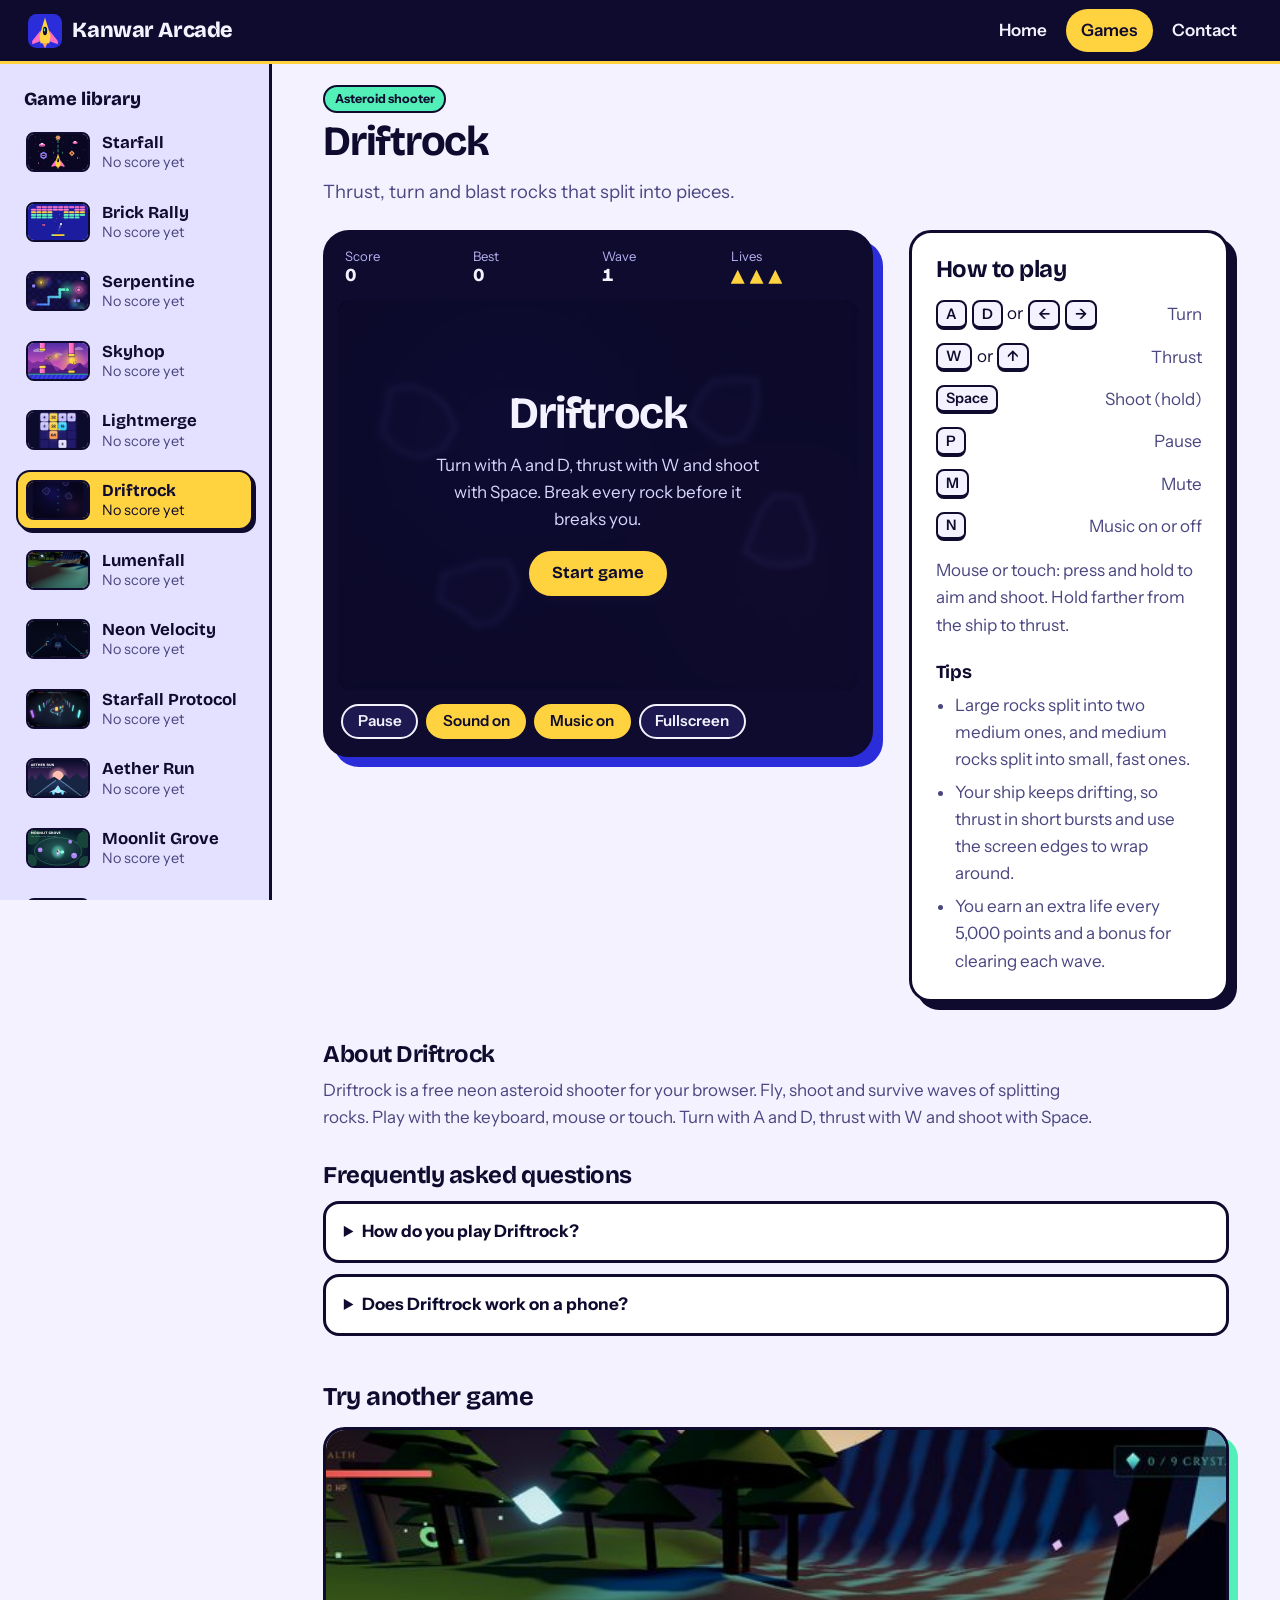
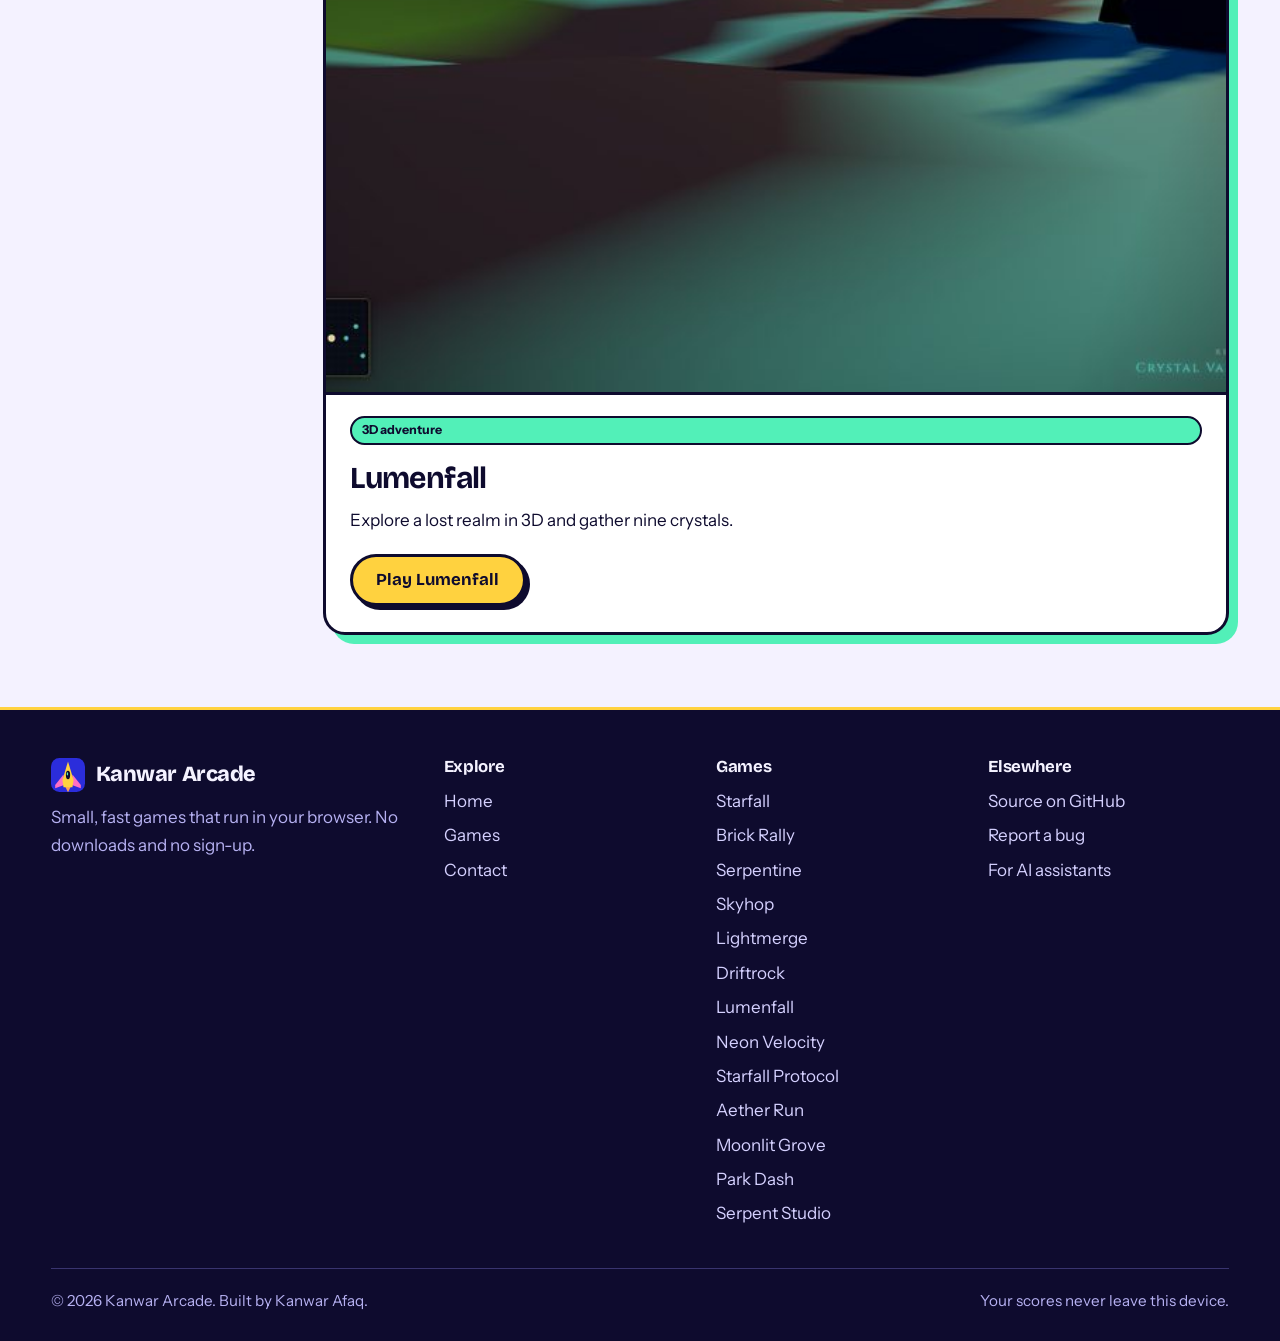
<file: games/driftrock.html>
<!doctype html>
<html lang="en">
<head>
  <meta charset="utf-8">
  <meta name="viewport" content="width=device-width, initial-scale=1">
  <title>Driftrock | Kanwar Arcade</title>
  <meta name="description" content="Driftrock is a free neon asteroid shooter for your browser. Fly, shoot and survive waves of splitting rocks. Play with the keyboard, mouse or touch.">
  <meta name="robots" content="index, follow, max-image-preview:large, max-snippet:-1, max-video-preview:-1">
  <meta name="author" content="Kanwar Afaq">
  <meta name="theme-color" content="#0E0B2E">
  <link rel="canonical" href="https://games-psi-ashy.vercel.app/games/driftrock.html">
  <meta property="og:type" content="website">
  <meta property="og:site_name" content="Kanwar Arcade">
  <meta property="og:locale" content="en_US">
  <meta property="og:url" content="https://games-psi-ashy.vercel.app/games/driftrock.html">
  <meta property="og:title" content="Driftrock | Kanwar Arcade">
  <meta property="og:description" content="Driftrock is a free neon asteroid shooter for your browser. Fly, shoot and survive waves of splitting rocks. Play with the keyboard, mouse or touch.">
  <meta property="og:image" content="https://games-psi-ashy.vercel.app/assets/img/og-driftrock.jpg">
  <meta property="og:image:width" content="1200">
  <meta property="og:image:height" content="630">
  <meta property="og:image:type" content="image/jpeg">
  <meta name="twitter:card" content="summary_large_image">
  <meta name="twitter:title" content="Driftrock | Kanwar Arcade">
  <meta name="twitter:description" content="Driftrock is a free neon asteroid shooter for your browser. Fly, shoot and survive waves of splitting rocks. Play with the keyboard, mouse or touch.">
  <meta name="twitter:image" content="https://games-psi-ashy.vercel.app/assets/img/og-driftrock.jpg">
  <link rel="icon" href="../assets/img/favicon.svg" type="image/svg+xml">
  <link rel="icon" href="../assets/img/favicon-48.png" type="image/png" sizes="48x48">
  <link rel="apple-touch-icon" href="../assets/img/apple-touch-icon.png">
  <link rel="manifest" href="../manifest.webmanifest">
  <link rel="preconnect" href="https://fonts.googleapis.com">
  <link rel="preconnect" href="https://fonts.gstatic.com" crossorigin>
  <link href="https://fonts.googleapis.com/css2?family=Bricolage+Grotesque:opsz,wght@12..96,600..800&family=Instrument+Sans:wght@400;500;600;700&display=swap" rel="stylesheet">
  <link rel="stylesheet" href="../assets/css/site.css?v=fae77452">
  <script type="application/ld+json">{"@context":"https://schema.org","@graph":[{"@type":"Organization","@id":"https://games-psi-ashy.vercel.app/#org","name":"Kanwar Arcade","url":"https://games-psi-ashy.vercel.app/","logo":"https://games-psi-ashy.vercel.app/assets/img/icon-512.png","founder":{"@type":"Person","name":"Kanwar Afaq"},"sameAs":["https://github.com/KanwarAfaq/games"]},{"@type":"WebSite","@id":"https://games-psi-ashy.vercel.app/#website","url":"https://games-psi-ashy.vercel.app/","name":"Kanwar Arcade","description":"Free browser games: 2D arcade games plus 3D adventure, racing and shooter games.","inLanguage":"en","publisher":{"@id":"https://games-psi-ashy.vercel.app/#org"}},{"@type":"VideoGame","@id":"https://games-psi-ashy.vercel.app/games/driftrock.html#game","name":"Driftrock","url":"https://games-psi-ashy.vercel.app/games/driftrock.html","description":"Driftrock is a free neon asteroid shooter for your browser. Fly, shoot and survive waves of splitting rocks. Play with the keyboard, mouse or touch.","image":"https://games-psi-ashy.vercel.app/assets/img/og-driftrock.jpg","genre":"Asteroid shooter","gamePlatform":"Web browser","applicationCategory":"Game","operatingSystem":"Any","inLanguage":"en","playMode":"SinglePlayer","isAccessibleForFree":true,"author":{"@type":"Person","name":"Kanwar Afaq"},"publisher":{"@id":"https://games-psi-ashy.vercel.app/#org"},"offers":{"@type":"Offer","price":"0","priceCurrency":"USD","availability":"https://schema.org/InStock"}},{"@type":"FAQPage","mainEntity":[{"@type":"Question","name":"How do you play Driftrock?","acceptedAnswer":{"@type":"Answer","text":"Turn with A and D or the arrow keys, thrust with W and hold Space to shoot. Every rock you hit splits into smaller pieces. Clear them all to start the next wave."}},{"@type":"Question","name":"Does Driftrock work on a phone?","acceptedAnswer":{"@type":"Answer","text":"Yes. Press and hold on the screen to aim and fire, and hold away from the ship to thrust."}}]},{"@type":"BreadcrumbList","itemListElement":[{"@type":"ListItem","position":1,"name":"Home","item":"https://games-psi-ashy.vercel.app/"},{"@type":"ListItem","position":2,"name":"Games","item":"https://games-psi-ashy.vercel.app/#games"},{"@type":"ListItem","position":3,"name":"Driftrock","item":"https://games-psi-ashy.vercel.app/games/driftrock.html"}]}]}</script>
</head>
<body>
  <a class="skip-link" href="#main">Skip to content</a>

  <header class="site-header">
    <button class="menu-toggle" type="button" aria-controls="sidebar" aria-expanded="false" aria-label="Open game library">
      <span class="menu-toggle__bars"></span>
    </button>
    <a class="brand" href="../index.html"><svg viewBox="0 0 64 64" aria-hidden="true" focusable="false"><rect width="64" height="64" rx="16" fill="#2B2DDB"/><g transform="translate(32 33) scale(1.05)"><path d="M-6 18 L0 30 L6 18 Z" fill="#FF9F55"/>
<path d="M-8 -2 L-23 17 L-23 23 L-7 17 Z" fill="#FF6FC4"/>
<path d="M8 -2 L23 17 L23 23 L7 17 Z" fill="#FF6FC4"/>
<path d="M0 -25 L10 8 L8 21 L-8 21 L-10 8 Z" fill="#FFD23F"/>
<ellipse cx="0" cy="-1" rx="3.8" ry="7.5" fill="#0E0B2E"/>
<ellipse cx="-1" cy="-3" rx="1.3" ry="3" fill="#52F0B8"/></g></svg><span>Kanwar Arcade</span></a>
    <nav class="menu" aria-label="Main">
      <a href="../index.html">Home</a>
      <a href="../index.html#games" aria-current="page">Games</a>
      <a href="../contact.html">Contact</a>
    </nav>
  </header>

  <div class="shell">
    <aside class="sidebar" id="sidebar" aria-label="Game library">
      <nav class="sidebar__site" aria-label="Site">
        <a href="../index.html">Home</a>
        <a href="../index.html#games" aria-current="page">Games</a>
        <a href="../contact.html">Contact</a>
      </nav>
      <p class="sidebar__title">Game library</p>
      <ul class="library">
        <li>
          <a class="lib-item" href="../games/starfall.html">
            <img class="lib-item__thumb" src="../assets/img/thumb-starfall.svg" alt="" width="64" height="40">
            <span class="lib-item__text">
              <span class="lib-item__name">Starfall</span>
              <span class="lib-item__best" data-best="starfall">No score yet</span>
            </span>
          </a>
        </li>
        <li>
          <a class="lib-item" href="../games/brick-rally.html">
            <img class="lib-item__thumb" src="../assets/img/thumb-brick-rally.svg" alt="" width="64" height="40">
            <span class="lib-item__text">
              <span class="lib-item__name">Brick Rally</span>
              <span class="lib-item__best" data-best="brick-rally">No score yet</span>
            </span>
          </a>
        </li>
        <li>
          <a class="lib-item" href="../games/serpentine.html">
            <img class="lib-item__thumb" src="../assets/img/thumb-serpentine.svg" alt="" width="64" height="40">
            <span class="lib-item__text">
              <span class="lib-item__name">Serpentine</span>
              <span class="lib-item__best" data-best="serpentine">No score yet</span>
            </span>
          </a>
        </li>
        <li>
          <a class="lib-item" href="../games/skyhop.html">
            <img class="lib-item__thumb" src="../assets/img/thumb-skyhop.svg" alt="" width="64" height="40">
            <span class="lib-item__text">
              <span class="lib-item__name">Skyhop</span>
              <span class="lib-item__best" data-best="skyhop">No score yet</span>
            </span>
          </a>
        </li>
        <li>
          <a class="lib-item" href="../games/lightmerge.html">
            <img class="lib-item__thumb" src="../assets/img/thumb-lightmerge.jpg" alt="" width="64" height="40">
            <span class="lib-item__text">
              <span class="lib-item__name">Lightmerge</span>
              <span class="lib-item__best" data-best="lightmerge">No score yet</span>
            </span>
          </a>
        </li>
        <li>
          <a class="lib-item" href="../games/driftrock.html" aria-current="page">
            <img class="lib-item__thumb" src="../assets/img/thumb-driftrock.jpg" alt="" width="64" height="40">
            <span class="lib-item__text">
              <span class="lib-item__name">Driftrock</span>
              <span class="lib-item__best" data-best="driftrock">No score yet</span>
            </span>
          </a>
        </li>
        <li>
          <a class="lib-item" href="../games/lumenfall.html">
            <img class="lib-item__thumb" src="../assets/img/thumb-lumenfall.jpg" alt="" width="64" height="40">
            <span class="lib-item__text">
              <span class="lib-item__name">Lumenfall</span>
              <span class="lib-item__best" data-best="lumenfall">No score yet</span>
            </span>
          </a>
        </li>
        <li>
          <a class="lib-item" href="../games/neon-velocity.html">
            <img class="lib-item__thumb" src="../assets/img/thumb-neon-velocity.jpg" alt="" width="64" height="40">
            <span class="lib-item__text">
              <span class="lib-item__name">Neon Velocity</span>
              <span class="lib-item__best" data-best="neon-velocity">No score yet</span>
            </span>
          </a>
        </li>
        <li>
          <a class="lib-item" href="../games/starfall-protocol.html">
            <img class="lib-item__thumb" src="../assets/img/thumb-starfall-protocol.jpg" alt="" width="64" height="40">
            <span class="lib-item__text">
              <span class="lib-item__name">Starfall Protocol</span>
              <span class="lib-item__best" data-best="starfall-protocol">No score yet</span>
            </span>
          </a>
        </li>
        <li>
          <a class="lib-item" href="../games/aether-run.html">
            <img class="lib-item__thumb" src="../assets/img/thumb-aether-run.svg" alt="" width="64" height="40">
            <span class="lib-item__text">
              <span class="lib-item__name">Aether Run</span>
              <span class="lib-item__best" data-best="aether-run">No score yet</span>
            </span>
          </a>
        </li>
        <li>
          <a class="lib-item" href="../games/moonlit-grove.html">
            <img class="lib-item__thumb" src="../assets/img/thumb-moonlit-grove.svg" alt="" width="64" height="40">
            <span class="lib-item__text">
              <span class="lib-item__name">Moonlit Grove</span>
              <span class="lib-item__best" data-best="moonlit-grove">No score yet</span>
            </span>
          </a>
        </li>
        <li>
          <a class="lib-item" href="../games/park-dash.html">
            <img class="lib-item__thumb" src="../assets/img/thumb-park-dash.svg" alt="" width="64" height="40">
            <span class="lib-item__text">
              <span class="lib-item__name">Park Dash</span>
              <span class="lib-item__best" data-best="park-dash">No score yet</span>
            </span>
          </a>
        </li>
        <li>
          <a class="lib-item" href="../games/serpent-studio.html">
            <img class="lib-item__thumb" src="../assets/img/thumb-serpent-studio.svg" alt="" width="64" height="40">
            <span class="lib-item__text">
              <span class="lib-item__name">Serpent Studio</span>
              <span class="lib-item__best" data-best="serpent-studio">No score yet</span>
            </span>
          </a>
        </li>
      </ul>
      <div class="sidebar__foot">
        <p>Best scores are saved in this browser only.</p>
        <a href="../contact.html">Suggest a game</a>
      </div>
    </aside>
    <div class="scrim" hidden></div>

    <main class="main" id="main">
      <div class="page-head page-head--game">
        <div class="page-head__inner">
          <span class="tag">Asteroid shooter</span>
          <h1>Driftrock</h1>
          <p>Thrust, turn and blast rocks that split into pieces.</p>
        </div>
      </div>

      <section class="section section--game" aria-label="Play Driftrock">
        <div class="stage">
          <div class="cabinet" style="--ar: 1.333; --accent: var(--cobalt)">
            <div class="hud">
          <div class="hud__item"><span class="hud__label">Score</span><span class="hud__value" id="hud-score">0</span></div>
          <div class="hud__item"><span class="hud__label">Best</span><span class="hud__value" id="hud-best">0</span></div>
          <div class="hud__item"><span class="hud__label">Wave</span><span class="hud__value" id="hud-wave">1</span></div>
          <div class="hud__item"><span class="hud__label">Lives</span><span class="pips" id="hud-lives" role="img" aria-label="3 lives left"></span></div>
            </div>
            <div class="cabinet__screen">
              <canvas id="game" width="720" height="540" role="img" aria-label="Driftrock game screen"></canvas>
              <div class="overlay" id="overlay" role="dialog" aria-labelledby="overlay-title" aria-describedby="overlay-text">
                <h2 id="overlay-title">Driftrock</h2>
                <p id="overlay-text">Turn with A and D, thrust with W and shoot with Space.</p>
                <button class="btn" id="overlay-btn" type="button">Start game</button>
              </div>
              <noscript><p style="padding:1rem">Driftrock needs JavaScript. Turn it on in your browser to play.</p></noscript>
            </div>
            <div class="toolbar">
              <button class="btn btn--tool" id="btn-pause" type="button">Pause</button>
              <button class="btn btn--tool" id="btn-sound" type="button" aria-pressed="true">Sound on</button>
              <button class="btn btn--tool" id="btn-music" type="button" aria-pressed="true">Music on</button>
              <button class="btn btn--tool" id="btn-full" type="button">Fullscreen</button>
              
            </div>
          </div>

          <aside class="howto" aria-labelledby="howto-title">
            <h2 id="howto-title">How to play</h2>
            <dl class="keys">
            <div><dt><kbd>A</kbd><kbd>D</kbd> or <kbd>←</kbd><kbd>→</kbd></dt><dd>Turn</dd></div>
            <div><dt><kbd>W</kbd> or <kbd>↑</kbd></dt><dd>Thrust</dd></div>
            <div><dt><kbd>Space</kbd></dt><dd>Shoot (hold)</dd></div>
            <div><dt><kbd>P</kbd></dt><dd>Pause</dd></div>
            <div><dt><kbd>M</kbd></dt><dd>Mute</dd></div>
            <div><dt><kbd>N</kbd></dt><dd>Music on or off</dd></div>
            </dl>
            <p style="margin-top:1rem;color:var(--muted)">Mouse or touch: press and hold to aim and shoot. Hold farther from the ship to thrust.</p>
            <h3>Tips</h3>
            <ul>
            <li>Large rocks split into two medium ones, and medium rocks split into small, fast ones.</li>
            <li>Your ship keeps drifting, so thrust in short bursts and use the screen edges to wrap around.</li>
            <li>You earn an extra life every 5,000 points and a bonus for clearing each wave.</li>
            </ul>
          </aside>
        </div>

        <div class="answer">
          <h2>About Driftrock</h2>
          <p>Driftrock is a free neon asteroid shooter for your browser. Fly, shoot and survive waves of splitting rocks. Play with the keyboard, mouse or touch. Turn with A and D, thrust with W and shoot with Space.</p>
        </div>
        <section class="faq" aria-labelledby="faq-title">
          <h2 id="faq-title">Frequently asked questions</h2>
          <details><summary>How do you play Driftrock?</summary><p>Turn with A and D or the arrow keys, thrust with W and hold Space to shoot. Every rock you hit splits into smaller pieces. Clear them all to start the next wave.</p></details>
          <details><summary>Does Driftrock work on a phone?</summary><p>Yes. Press and hold on the screen to aim and fire, and hold away from the ship to thrust.</p></details>
        </section>

        <div class="next-game">
          <h2>Try another game</h2>
          <div class="game-grid">
            <article class="game-card" style="--accent: var(--mint)">
              <a class="game-card__media" href="../games/lumenfall.html" tabindex="-1" aria-hidden="true">
                <img src="../assets/img/thumb-lumenfall.jpg" alt="" width="640" height="400" loading="lazy">
              </a>
              <div class="game-card__body">
                <span class="tag">3D adventure</span>
                <h3><a href="../games/lumenfall.html">Lumenfall</a></h3>
                <p>Explore a lost realm in 3D and gather nine crystals.</p>
                <div class="game-card__foot">
                  <a class="btn" href="../games/lumenfall.html">Play Lumenfall</a>
                </div>
              </div>
            </article>
          </div>
        </div>
      </section>
    </main>
  </div>

  <footer class="site-footer">
    <div class="footer__grid">
      <div class="footer__brand">
        <a class="brand" href="../index.html"><svg viewBox="0 0 64 64" aria-hidden="true" focusable="false"><rect width="64" height="64" rx="16" fill="#2B2DDB"/><g transform="translate(32 33) scale(1.05)"><path d="M-6 18 L0 30 L6 18 Z" fill="#FF9F55"/>
<path d="M-8 -2 L-23 17 L-23 23 L-7 17 Z" fill="#FF6FC4"/>
<path d="M8 -2 L23 17 L23 23 L7 17 Z" fill="#FF6FC4"/>
<path d="M0 -25 L10 8 L8 21 L-8 21 L-10 8 Z" fill="#FFD23F"/>
<ellipse cx="0" cy="-1" rx="3.8" ry="7.5" fill="#0E0B2E"/>
<ellipse cx="-1" cy="-3" rx="1.3" ry="3" fill="#52F0B8"/></g></svg><span>Kanwar Arcade</span></a>
        <p>Small, fast games that run in your browser. No downloads and no sign-up.</p>
      </div>
      <div class="footer__col">
        <h2>Explore</h2>
        <ul class="footer__list">
          <li><a href="../index.html">Home</a></li>
          <li><a href="../index.html#games">Games</a></li>
          <li><a href="../contact.html">Contact</a></li>
        </ul>
      </div>
      <div class="footer__col">
        <h2>Games</h2>
        <ul class="footer__list">
            <li><a href="../games/starfall.html">Starfall</a></li>
            <li><a href="../games/brick-rally.html">Brick Rally</a></li>
            <li><a href="../games/serpentine.html">Serpentine</a></li>
            <li><a href="../games/skyhop.html">Skyhop</a></li>
            <li><a href="../games/lightmerge.html">Lightmerge</a></li>
            <li><a href="../games/driftrock.html">Driftrock</a></li>
            <li><a href="../games/lumenfall.html">Lumenfall</a></li>
            <li><a href="../games/neon-velocity.html">Neon Velocity</a></li>
            <li><a href="../games/starfall-protocol.html">Starfall Protocol</a></li>
            <li><a href="../games/aether-run.html">Aether Run</a></li>
            <li><a href="../games/moonlit-grove.html">Moonlit Grove</a></li>
            <li><a href="../games/park-dash.html">Park Dash</a></li>
            <li><a href="../games/serpent-studio.html">Serpent Studio</a></li>
        </ul>
      </div>
      <div class="footer__col">
        <h2>Elsewhere</h2>
        <ul class="footer__list">
          <li><a href="https://github.com/KanwarAfaq/games">Source on GitHub</a></li>
          <li><a href="https://github.com/KanwarAfaq/games/issues">Report a bug</a></li>
          <li><a href="../llms.txt">For AI assistants</a></li>
        </ul>
      </div>
    </div>
    <div class="footer__base">
      <span>© 2026 Kanwar Arcade. Built by Kanwar Afaq.</span>
      <span>Your scores never leave this device.</span>
    </div>
  </footer>

  <script src="../assets/js/site.js?v=4c17010a" defer></script>
  <script src="../assets/js/common.js?v=da5d3c92" defer></script>
  <script src="../assets/js/driftrock.js?v=bf9337bb" defer></script>
</body>
</html>
</file>
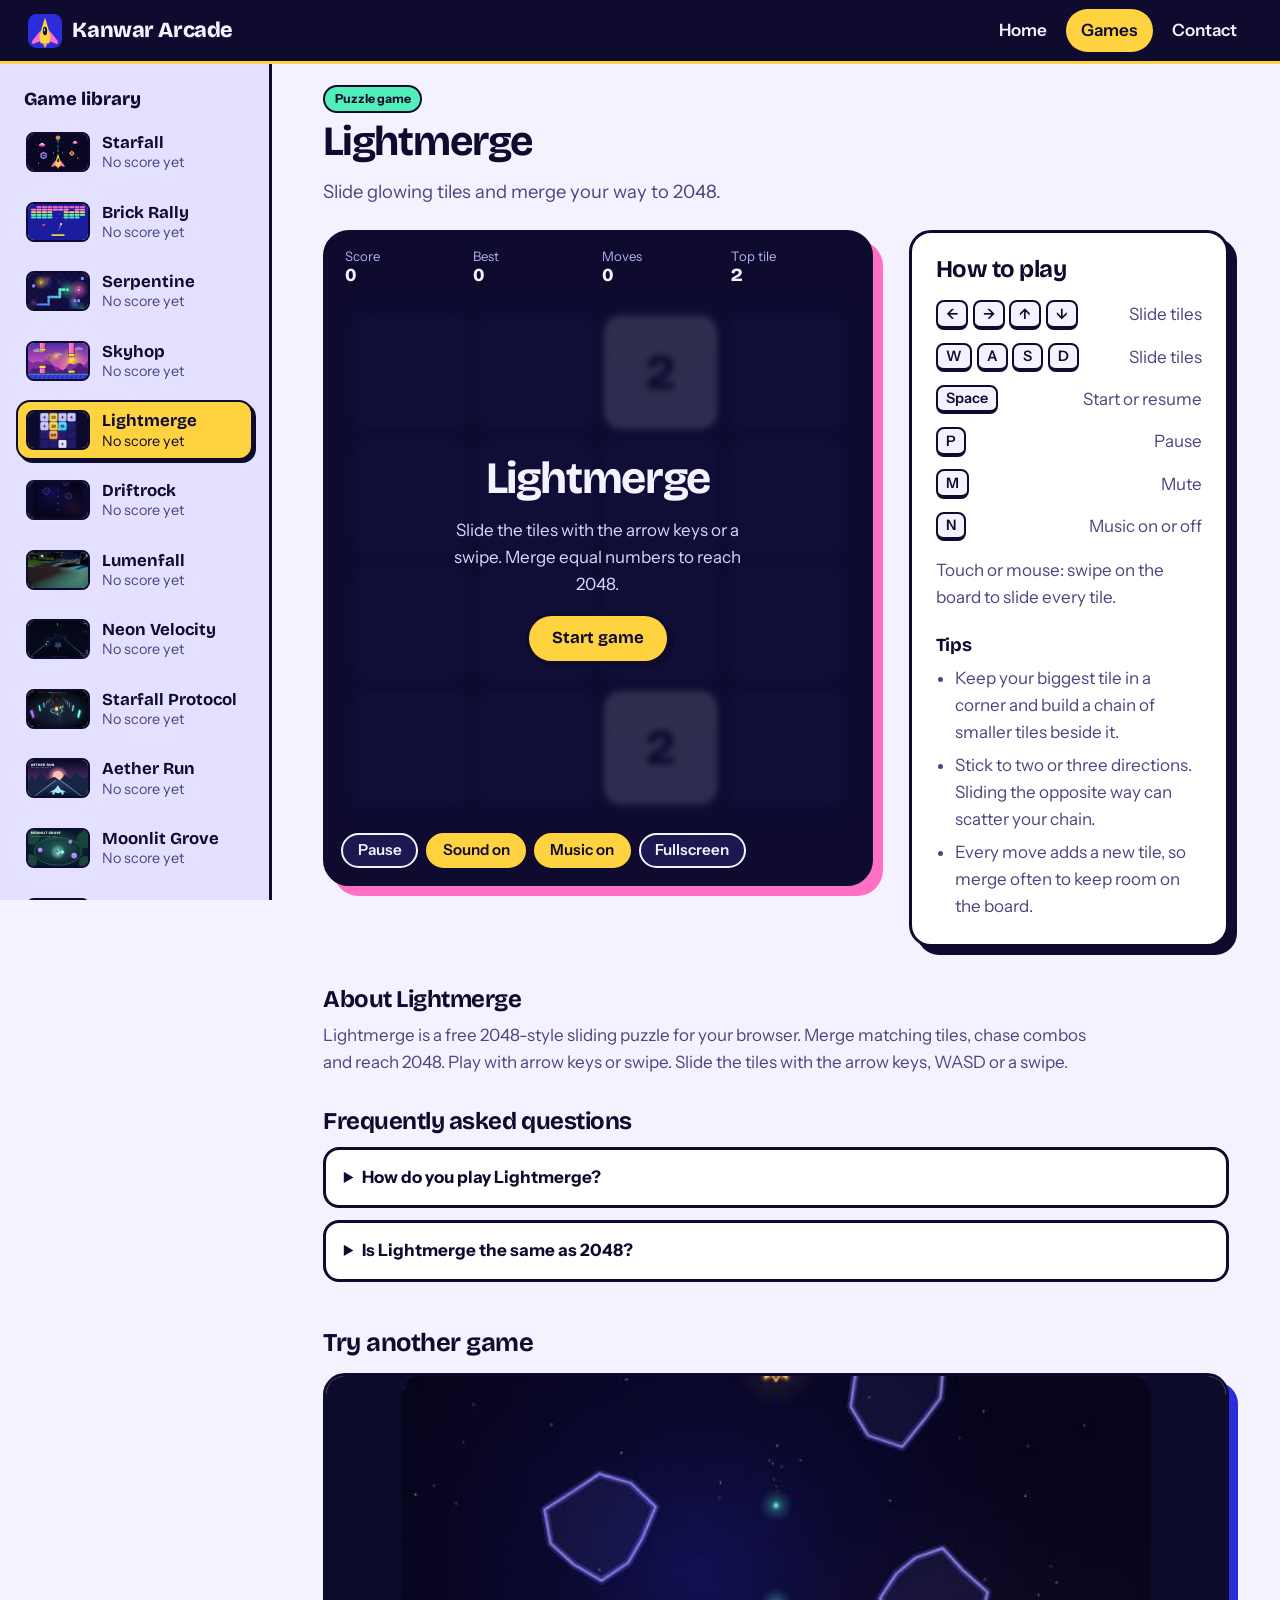
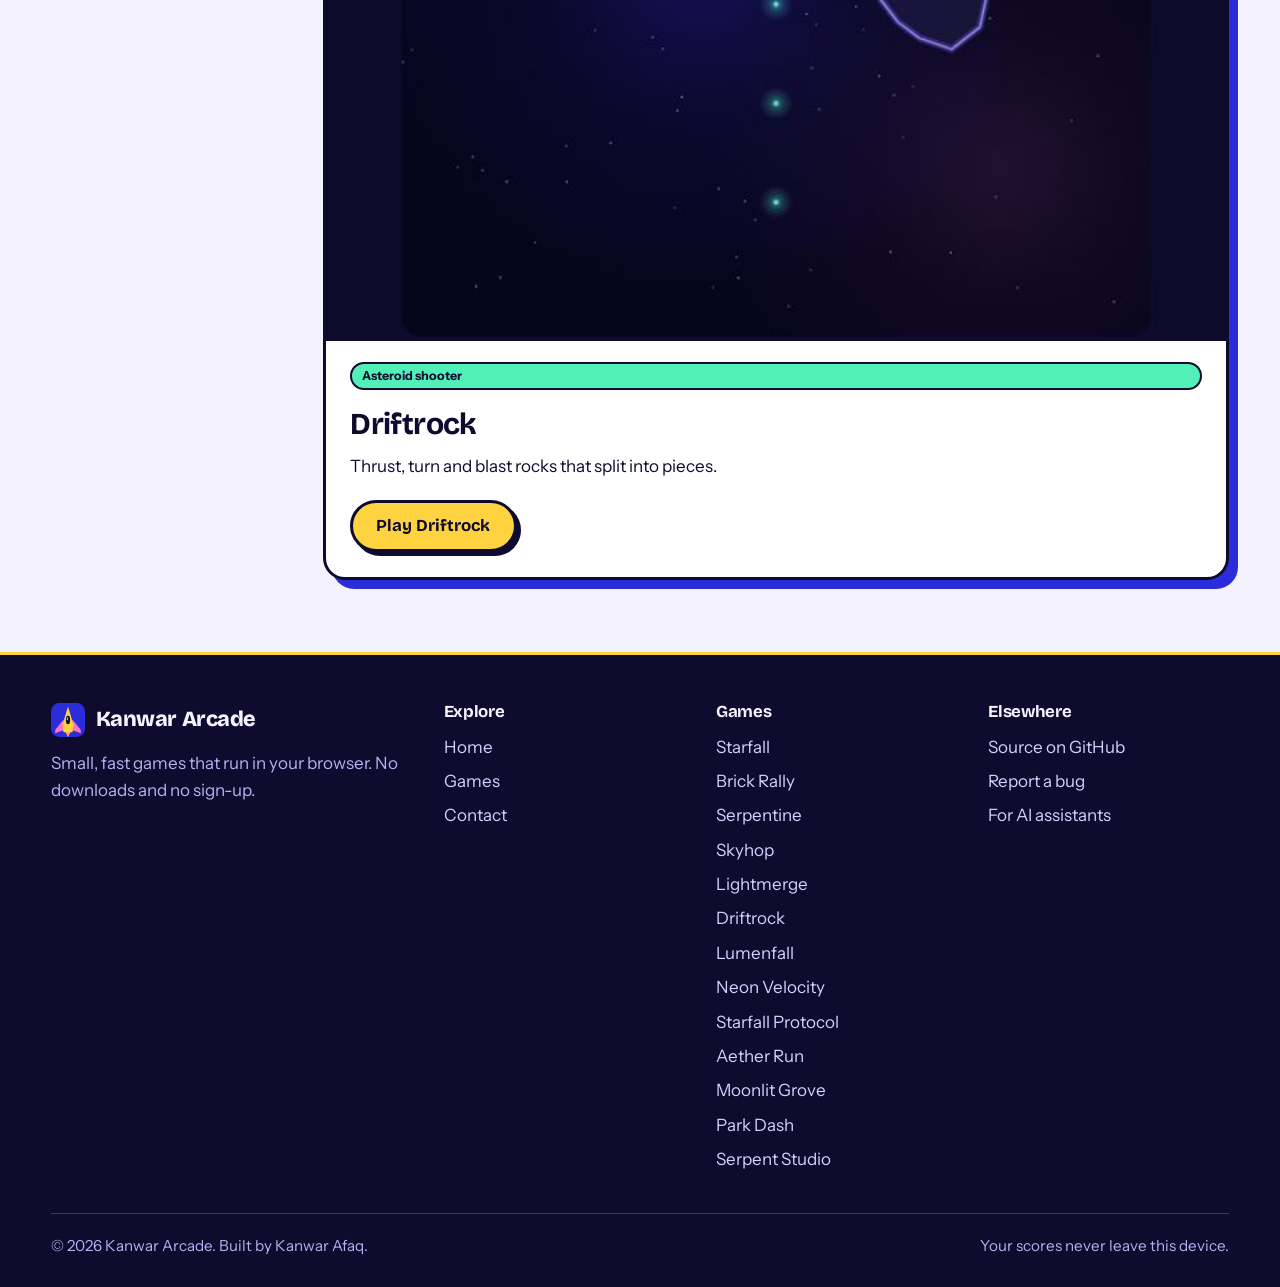
<file: games/lightmerge.html>
<!doctype html>
<html lang="en">
<head>
  <meta charset="utf-8">
  <meta name="viewport" content="width=device-width, initial-scale=1">
  <title>Lightmerge | Kanwar Arcade</title>
  <meta name="description" content="Lightmerge is a free 2048-style sliding puzzle for your browser. Merge matching tiles, chase combos and reach 2048. Play with arrow keys or swipe.">
  <meta name="robots" content="index, follow, max-image-preview:large, max-snippet:-1, max-video-preview:-1">
  <meta name="author" content="Kanwar Afaq">
  <meta name="theme-color" content="#0E0B2E">
  <link rel="canonical" href="https://games-psi-ashy.vercel.app/games/lightmerge.html">
  <meta property="og:type" content="website">
  <meta property="og:site_name" content="Kanwar Arcade">
  <meta property="og:locale" content="en_US">
  <meta property="og:url" content="https://games-psi-ashy.vercel.app/games/lightmerge.html">
  <meta property="og:title" content="Lightmerge | Kanwar Arcade">
  <meta property="og:description" content="Lightmerge is a free 2048-style sliding puzzle for your browser. Merge matching tiles, chase combos and reach 2048. Play with arrow keys or swipe.">
  <meta property="og:image" content="https://games-psi-ashy.vercel.app/assets/img/og-lightmerge.jpg">
  <meta property="og:image:width" content="1200">
  <meta property="og:image:height" content="630">
  <meta property="og:image:type" content="image/jpeg">
  <meta name="twitter:card" content="summary_large_image">
  <meta name="twitter:title" content="Lightmerge | Kanwar Arcade">
  <meta name="twitter:description" content="Lightmerge is a free 2048-style sliding puzzle for your browser. Merge matching tiles, chase combos and reach 2048. Play with arrow keys or swipe.">
  <meta name="twitter:image" content="https://games-psi-ashy.vercel.app/assets/img/og-lightmerge.jpg">
  <link rel="icon" href="../assets/img/favicon.svg" type="image/svg+xml">
  <link rel="icon" href="../assets/img/favicon-48.png" type="image/png" sizes="48x48">
  <link rel="apple-touch-icon" href="../assets/img/apple-touch-icon.png">
  <link rel="manifest" href="../manifest.webmanifest">
  <link rel="preconnect" href="https://fonts.googleapis.com">
  <link rel="preconnect" href="https://fonts.gstatic.com" crossorigin>
  <link href="https://fonts.googleapis.com/css2?family=Bricolage+Grotesque:opsz,wght@12..96,600..800&family=Instrument+Sans:wght@400;500;600;700&display=swap" rel="stylesheet">
  <link rel="stylesheet" href="../assets/css/site.css?v=fae77452">
  <script type="application/ld+json">{"@context":"https://schema.org","@graph":[{"@type":"Organization","@id":"https://games-psi-ashy.vercel.app/#org","name":"Kanwar Arcade","url":"https://games-psi-ashy.vercel.app/","logo":"https://games-psi-ashy.vercel.app/assets/img/icon-512.png","founder":{"@type":"Person","name":"Kanwar Afaq"},"sameAs":["https://github.com/KanwarAfaq/games"]},{"@type":"WebSite","@id":"https://games-psi-ashy.vercel.app/#website","url":"https://games-psi-ashy.vercel.app/","name":"Kanwar Arcade","description":"Free browser games: 2D arcade games plus 3D adventure, racing and shooter games.","inLanguage":"en","publisher":{"@id":"https://games-psi-ashy.vercel.app/#org"}},{"@type":"VideoGame","@id":"https://games-psi-ashy.vercel.app/games/lightmerge.html#game","name":"Lightmerge","url":"https://games-psi-ashy.vercel.app/games/lightmerge.html","description":"Lightmerge is a free 2048-style sliding puzzle for your browser. Merge matching tiles, chase combos and reach 2048. Play with arrow keys or swipe.","image":"https://games-psi-ashy.vercel.app/assets/img/og-lightmerge.jpg","genre":"Puzzle game","gamePlatform":"Web browser","applicationCategory":"Game","operatingSystem":"Any","inLanguage":"en","playMode":"SinglePlayer","isAccessibleForFree":true,"author":{"@type":"Person","name":"Kanwar Afaq"},"publisher":{"@id":"https://games-psi-ashy.vercel.app/#org"},"offers":{"@type":"Offer","price":"0","priceCurrency":"USD","availability":"https://schema.org/InStock"}},{"@type":"FAQPage","mainEntity":[{"@type":"Question","name":"How do you play Lightmerge?","acceptedAnswer":{"@type":"Answer","text":"Slide all tiles in one direction with the arrow keys, WASD or a swipe. When two tiles with the same number touch, they merge into one with double the value. Reach 2048 to win."}},{"@type":"Question","name":"Is Lightmerge the same as 2048?","acceptedAnswer":{"@type":"Answer","text":"It follows the same sliding-tile idea, with its own glowing look, sound and effects. Everything runs in your browser."}}]},{"@type":"BreadcrumbList","itemListElement":[{"@type":"ListItem","position":1,"name":"Home","item":"https://games-psi-ashy.vercel.app/"},{"@type":"ListItem","position":2,"name":"Games","item":"https://games-psi-ashy.vercel.app/#games"},{"@type":"ListItem","position":3,"name":"Lightmerge","item":"https://games-psi-ashy.vercel.app/games/lightmerge.html"}]}]}</script>
</head>
<body>
  <a class="skip-link" href="#main">Skip to content</a>

  <header class="site-header">
    <button class="menu-toggle" type="button" aria-controls="sidebar" aria-expanded="false" aria-label="Open game library">
      <span class="menu-toggle__bars"></span>
    </button>
    <a class="brand" href="../index.html"><svg viewBox="0 0 64 64" aria-hidden="true" focusable="false"><rect width="64" height="64" rx="16" fill="#2B2DDB"/><g transform="translate(32 33) scale(1.05)"><path d="M-6 18 L0 30 L6 18 Z" fill="#FF9F55"/>
<path d="M-8 -2 L-23 17 L-23 23 L-7 17 Z" fill="#FF6FC4"/>
<path d="M8 -2 L23 17 L23 23 L7 17 Z" fill="#FF6FC4"/>
<path d="M0 -25 L10 8 L8 21 L-8 21 L-10 8 Z" fill="#FFD23F"/>
<ellipse cx="0" cy="-1" rx="3.8" ry="7.5" fill="#0E0B2E"/>
<ellipse cx="-1" cy="-3" rx="1.3" ry="3" fill="#52F0B8"/></g></svg><span>Kanwar Arcade</span></a>
    <nav class="menu" aria-label="Main">
      <a href="../index.html">Home</a>
      <a href="../index.html#games" aria-current="page">Games</a>
      <a href="../contact.html">Contact</a>
    </nav>
  </header>

  <div class="shell">
    <aside class="sidebar" id="sidebar" aria-label="Game library">
      <nav class="sidebar__site" aria-label="Site">
        <a href="../index.html">Home</a>
        <a href="../index.html#games" aria-current="page">Games</a>
        <a href="../contact.html">Contact</a>
      </nav>
      <p class="sidebar__title">Game library</p>
      <ul class="library">
        <li>
          <a class="lib-item" href="../games/starfall.html">
            <img class="lib-item__thumb" src="../assets/img/thumb-starfall.svg" alt="" width="64" height="40">
            <span class="lib-item__text">
              <span class="lib-item__name">Starfall</span>
              <span class="lib-item__best" data-best="starfall">No score yet</span>
            </span>
          </a>
        </li>
        <li>
          <a class="lib-item" href="../games/brick-rally.html">
            <img class="lib-item__thumb" src="../assets/img/thumb-brick-rally.svg" alt="" width="64" height="40">
            <span class="lib-item__text">
              <span class="lib-item__name">Brick Rally</span>
              <span class="lib-item__best" data-best="brick-rally">No score yet</span>
            </span>
          </a>
        </li>
        <li>
          <a class="lib-item" href="../games/serpentine.html">
            <img class="lib-item__thumb" src="../assets/img/thumb-serpentine.svg" alt="" width="64" height="40">
            <span class="lib-item__text">
              <span class="lib-item__name">Serpentine</span>
              <span class="lib-item__best" data-best="serpentine">No score yet</span>
            </span>
          </a>
        </li>
        <li>
          <a class="lib-item" href="../games/skyhop.html">
            <img class="lib-item__thumb" src="../assets/img/thumb-skyhop.svg" alt="" width="64" height="40">
            <span class="lib-item__text">
              <span class="lib-item__name">Skyhop</span>
              <span class="lib-item__best" data-best="skyhop">No score yet</span>
            </span>
          </a>
        </li>
        <li>
          <a class="lib-item" href="../games/lightmerge.html" aria-current="page">
            <img class="lib-item__thumb" src="../assets/img/thumb-lightmerge.jpg" alt="" width="64" height="40">
            <span class="lib-item__text">
              <span class="lib-item__name">Lightmerge</span>
              <span class="lib-item__best" data-best="lightmerge">No score yet</span>
            </span>
          </a>
        </li>
        <li>
          <a class="lib-item" href="../games/driftrock.html">
            <img class="lib-item__thumb" src="../assets/img/thumb-driftrock.jpg" alt="" width="64" height="40">
            <span class="lib-item__text">
              <span class="lib-item__name">Driftrock</span>
              <span class="lib-item__best" data-best="driftrock">No score yet</span>
            </span>
          </a>
        </li>
        <li>
          <a class="lib-item" href="../games/lumenfall.html">
            <img class="lib-item__thumb" src="../assets/img/thumb-lumenfall.jpg" alt="" width="64" height="40">
            <span class="lib-item__text">
              <span class="lib-item__name">Lumenfall</span>
              <span class="lib-item__best" data-best="lumenfall">No score yet</span>
            </span>
          </a>
        </li>
        <li>
          <a class="lib-item" href="../games/neon-velocity.html">
            <img class="lib-item__thumb" src="../assets/img/thumb-neon-velocity.jpg" alt="" width="64" height="40">
            <span class="lib-item__text">
              <span class="lib-item__name">Neon Velocity</span>
              <span class="lib-item__best" data-best="neon-velocity">No score yet</span>
            </span>
          </a>
        </li>
        <li>
          <a class="lib-item" href="../games/starfall-protocol.html">
            <img class="lib-item__thumb" src="../assets/img/thumb-starfall-protocol.jpg" alt="" width="64" height="40">
            <span class="lib-item__text">
              <span class="lib-item__name">Starfall Protocol</span>
              <span class="lib-item__best" data-best="starfall-protocol">No score yet</span>
            </span>
          </a>
        </li>
        <li>
          <a class="lib-item" href="../games/aether-run.html">
            <img class="lib-item__thumb" src="../assets/img/thumb-aether-run.svg" alt="" width="64" height="40">
            <span class="lib-item__text">
              <span class="lib-item__name">Aether Run</span>
              <span class="lib-item__best" data-best="aether-run">No score yet</span>
            </span>
          </a>
        </li>
        <li>
          <a class="lib-item" href="../games/moonlit-grove.html">
            <img class="lib-item__thumb" src="../assets/img/thumb-moonlit-grove.svg" alt="" width="64" height="40">
            <span class="lib-item__text">
              <span class="lib-item__name">Moonlit Grove</span>
              <span class="lib-item__best" data-best="moonlit-grove">No score yet</span>
            </span>
          </a>
        </li>
        <li>
          <a class="lib-item" href="../games/park-dash.html">
            <img class="lib-item__thumb" src="../assets/img/thumb-park-dash.svg" alt="" width="64" height="40">
            <span class="lib-item__text">
              <span class="lib-item__name">Park Dash</span>
              <span class="lib-item__best" data-best="park-dash">No score yet</span>
            </span>
          </a>
        </li>
        <li>
          <a class="lib-item" href="../games/serpent-studio.html">
            <img class="lib-item__thumb" src="../assets/img/thumb-serpent-studio.svg" alt="" width="64" height="40">
            <span class="lib-item__text">
              <span class="lib-item__name">Serpent Studio</span>
              <span class="lib-item__best" data-best="serpent-studio">No score yet</span>
            </span>
          </a>
        </li>
      </ul>
      <div class="sidebar__foot">
        <p>Best scores are saved in this browser only.</p>
        <a href="../contact.html">Suggest a game</a>
      </div>
    </aside>
    <div class="scrim" hidden></div>

    <main class="main" id="main">
      <div class="page-head page-head--game">
        <div class="page-head__inner">
          <span class="tag">Puzzle game</span>
          <h1>Lightmerge</h1>
          <p>Slide glowing tiles and merge your way to 2048.</p>
        </div>
      </div>

      <section class="section section--game" aria-label="Play Lightmerge">
        <div class="stage">
          <div class="cabinet" style="--ar: 1; --accent: var(--pink)">
            <div class="hud">
          <div class="hud__item"><span class="hud__label">Score</span><span class="hud__value" id="hud-score">0</span></div>
          <div class="hud__item"><span class="hud__label">Best</span><span class="hud__value" id="hud-best">0</span></div>
          <div class="hud__item"><span class="hud__label">Moves</span><span class="hud__value" id="hud-moves">0</span></div>
          <div class="hud__item"><span class="hud__label">Top tile</span><span class="hud__value" id="hud-top">2</span></div>
            </div>
            <div class="cabinet__screen">
              <canvas id="game" width="548" height="548" role="img" aria-label="Lightmerge game screen"></canvas>
              <div class="overlay" id="overlay" role="dialog" aria-labelledby="overlay-title" aria-describedby="overlay-text">
                <h2 id="overlay-title">Lightmerge</h2>
                <p id="overlay-text">Slide the tiles with the arrow keys, WASD or a swipe.</p>
                <button class="btn" id="overlay-btn" type="button">Start game</button>
              </div>
              <noscript><p style="padding:1rem">Lightmerge needs JavaScript. Turn it on in your browser to play.</p></noscript>
            </div>
            <div class="toolbar">
              <button class="btn btn--tool" id="btn-pause" type="button">Pause</button>
              <button class="btn btn--tool" id="btn-sound" type="button" aria-pressed="true">Sound on</button>
              <button class="btn btn--tool" id="btn-music" type="button" aria-pressed="true">Music on</button>
              <button class="btn btn--tool" id="btn-full" type="button">Fullscreen</button>
              
            </div>
          </div>

          <aside class="howto" aria-labelledby="howto-title">
            <h2 id="howto-title">How to play</h2>
            <dl class="keys">
            <div><dt><kbd>←</kbd><kbd>→</kbd><kbd>↑</kbd><kbd>↓</kbd></dt><dd>Slide tiles</dd></div>
            <div><dt><kbd>W</kbd><kbd>A</kbd><kbd>S</kbd><kbd>D</kbd></dt><dd>Slide tiles</dd></div>
            <div><dt><kbd>Space</kbd></dt><dd>Start or resume</dd></div>
            <div><dt><kbd>P</kbd></dt><dd>Pause</dd></div>
            <div><dt><kbd>M</kbd></dt><dd>Mute</dd></div>
            <div><dt><kbd>N</kbd></dt><dd>Music on or off</dd></div>
            </dl>
            <p style="margin-top:1rem;color:var(--muted)">Touch or mouse: swipe on the board to slide every tile.</p>
            <h3>Tips</h3>
            <ul>
            <li>Keep your biggest tile in a corner and build a chain of smaller tiles beside it.</li>
            <li>Stick to two or three directions. Sliding the opposite way can scatter your chain.</li>
            <li>Every move adds a new tile, so merge often to keep room on the board.</li>
            </ul>
          </aside>
        </div>

        <div class="answer">
          <h2>About Lightmerge</h2>
          <p>Lightmerge is a free 2048-style sliding puzzle for your browser. Merge matching tiles, chase combos and reach 2048. Play with arrow keys or swipe. Slide the tiles with the arrow keys, WASD or a swipe.</p>
        </div>
        <section class="faq" aria-labelledby="faq-title">
          <h2 id="faq-title">Frequently asked questions</h2>
          <details><summary>How do you play Lightmerge?</summary><p>Slide all tiles in one direction with the arrow keys, WASD or a swipe. When two tiles with the same number touch, they merge into one with double the value. Reach 2048 to win.</p></details>
          <details><summary>Is Lightmerge the same as 2048?</summary><p>It follows the same sliding-tile idea, with its own glowing look, sound and effects. Everything runs in your browser.</p></details>
        </section>

        <div class="next-game">
          <h2>Try another game</h2>
          <div class="game-grid">
            <article class="game-card" style="--accent: var(--cobalt)">
              <a class="game-card__media" href="../games/driftrock.html" tabindex="-1" aria-hidden="true">
                <img src="../assets/img/thumb-driftrock.jpg" alt="" width="640" height="400" loading="lazy">
              </a>
              <div class="game-card__body">
                <span class="tag">Asteroid shooter</span>
                <h3><a href="../games/driftrock.html">Driftrock</a></h3>
                <p>Thrust, turn and blast rocks that split into pieces.</p>
                <div class="game-card__foot">
                  <a class="btn" href="../games/driftrock.html">Play Driftrock</a>
                </div>
              </div>
            </article>
          </div>
        </div>
      </section>
    </main>
  </div>

  <footer class="site-footer">
    <div class="footer__grid">
      <div class="footer__brand">
        <a class="brand" href="../index.html"><svg viewBox="0 0 64 64" aria-hidden="true" focusable="false"><rect width="64" height="64" rx="16" fill="#2B2DDB"/><g transform="translate(32 33) scale(1.05)"><path d="M-6 18 L0 30 L6 18 Z" fill="#FF9F55"/>
<path d="M-8 -2 L-23 17 L-23 23 L-7 17 Z" fill="#FF6FC4"/>
<path d="M8 -2 L23 17 L23 23 L7 17 Z" fill="#FF6FC4"/>
<path d="M0 -25 L10 8 L8 21 L-8 21 L-10 8 Z" fill="#FFD23F"/>
<ellipse cx="0" cy="-1" rx="3.8" ry="7.5" fill="#0E0B2E"/>
<ellipse cx="-1" cy="-3" rx="1.3" ry="3" fill="#52F0B8"/></g></svg><span>Kanwar Arcade</span></a>
        <p>Small, fast games that run in your browser. No downloads and no sign-up.</p>
      </div>
      <div class="footer__col">
        <h2>Explore</h2>
        <ul class="footer__list">
          <li><a href="../index.html">Home</a></li>
          <li><a href="../index.html#games">Games</a></li>
          <li><a href="../contact.html">Contact</a></li>
        </ul>
      </div>
      <div class="footer__col">
        <h2>Games</h2>
        <ul class="footer__list">
            <li><a href="../games/starfall.html">Starfall</a></li>
            <li><a href="../games/brick-rally.html">Brick Rally</a></li>
            <li><a href="../games/serpentine.html">Serpentine</a></li>
            <li><a href="../games/skyhop.html">Skyhop</a></li>
            <li><a href="../games/lightmerge.html">Lightmerge</a></li>
            <li><a href="../games/driftrock.html">Driftrock</a></li>
            <li><a href="../games/lumenfall.html">Lumenfall</a></li>
            <li><a href="../games/neon-velocity.html">Neon Velocity</a></li>
            <li><a href="../games/starfall-protocol.html">Starfall Protocol</a></li>
            <li><a href="../games/aether-run.html">Aether Run</a></li>
            <li><a href="../games/moonlit-grove.html">Moonlit Grove</a></li>
            <li><a href="../games/park-dash.html">Park Dash</a></li>
            <li><a href="../games/serpent-studio.html">Serpent Studio</a></li>
        </ul>
      </div>
      <div class="footer__col">
        <h2>Elsewhere</h2>
        <ul class="footer__list">
          <li><a href="https://github.com/KanwarAfaq/games">Source on GitHub</a></li>
          <li><a href="https://github.com/KanwarAfaq/games/issues">Report a bug</a></li>
          <li><a href="../llms.txt">For AI assistants</a></li>
        </ul>
      </div>
    </div>
    <div class="footer__base">
      <span>© 2026 Kanwar Arcade. Built by Kanwar Afaq.</span>
      <span>Your scores never leave this device.</span>
    </div>
  </footer>

  <script src="../assets/js/site.js?v=4c17010a" defer></script>
  <script src="../assets/js/common.js?v=da5d3c92" defer></script>
  <script src="../assets/js/lightmerge.js?v=eb37cd1a" defer></script>
</body>
</html>
</file>
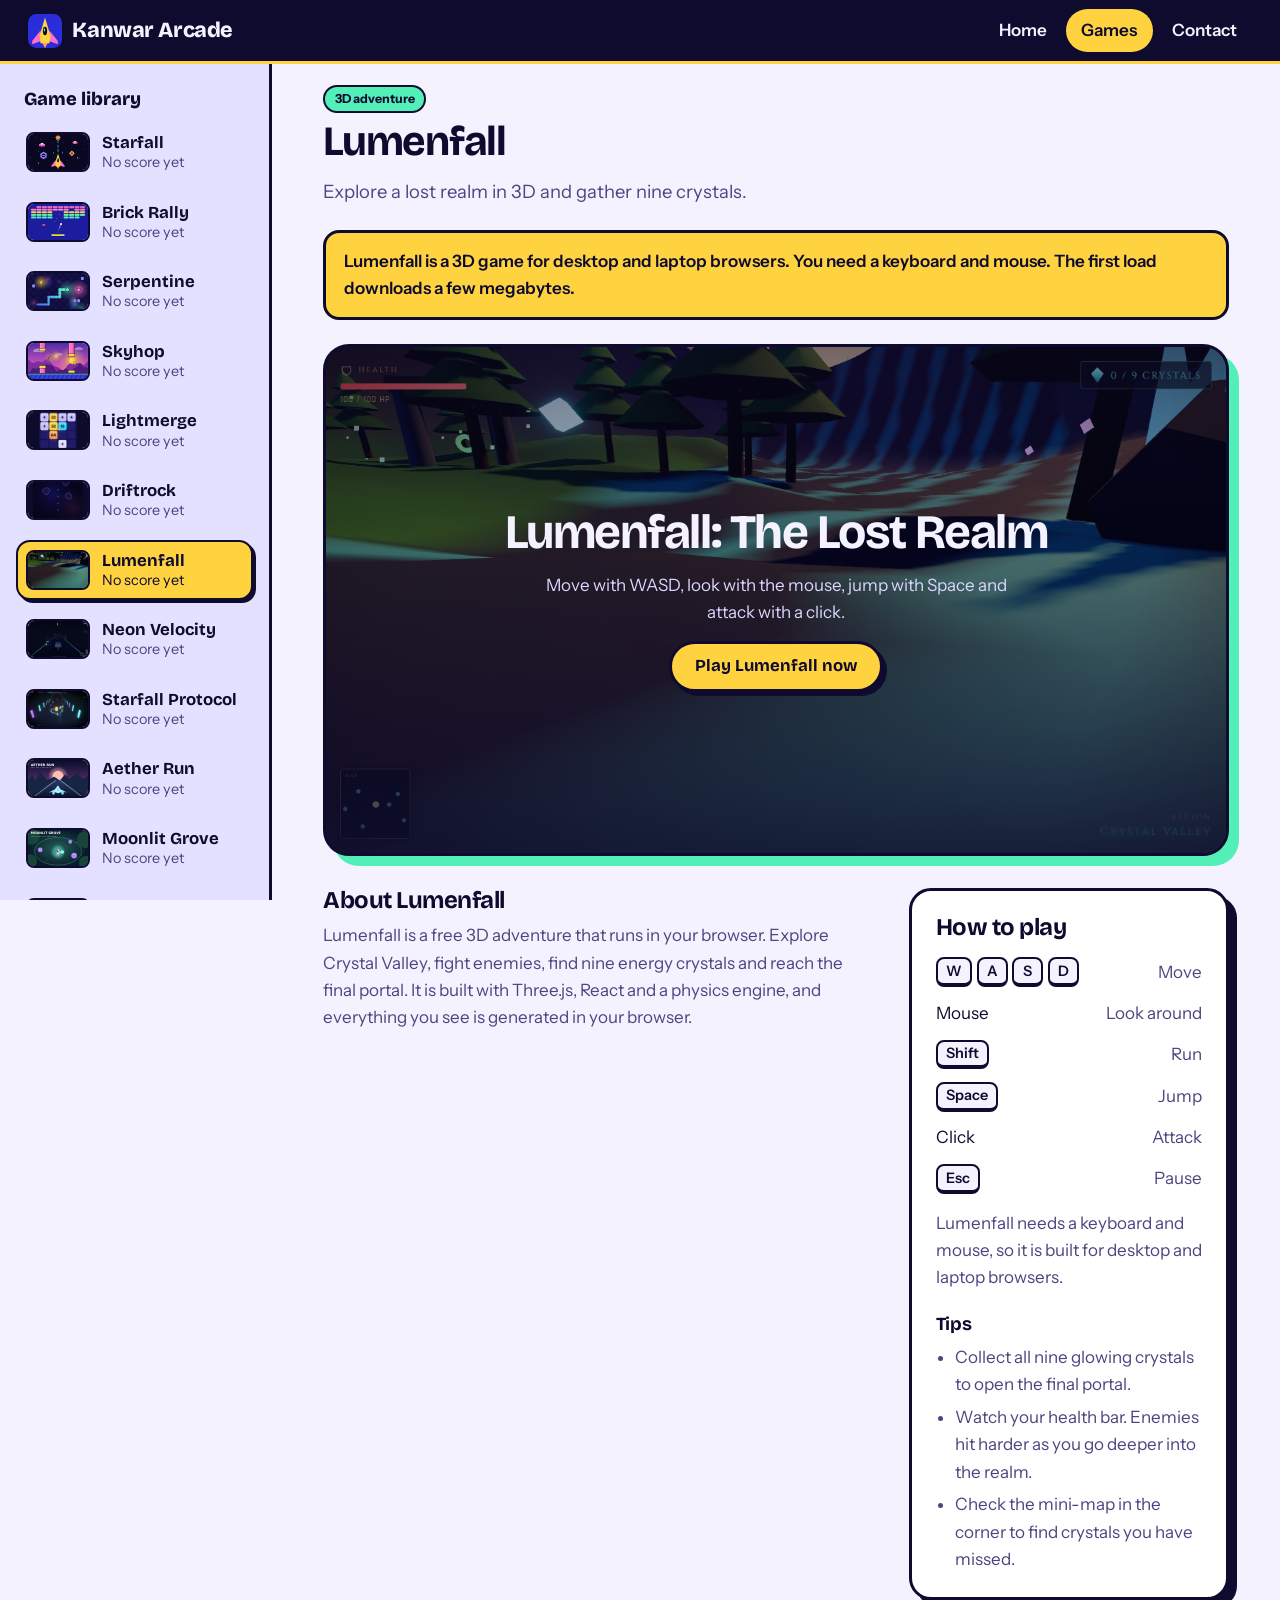
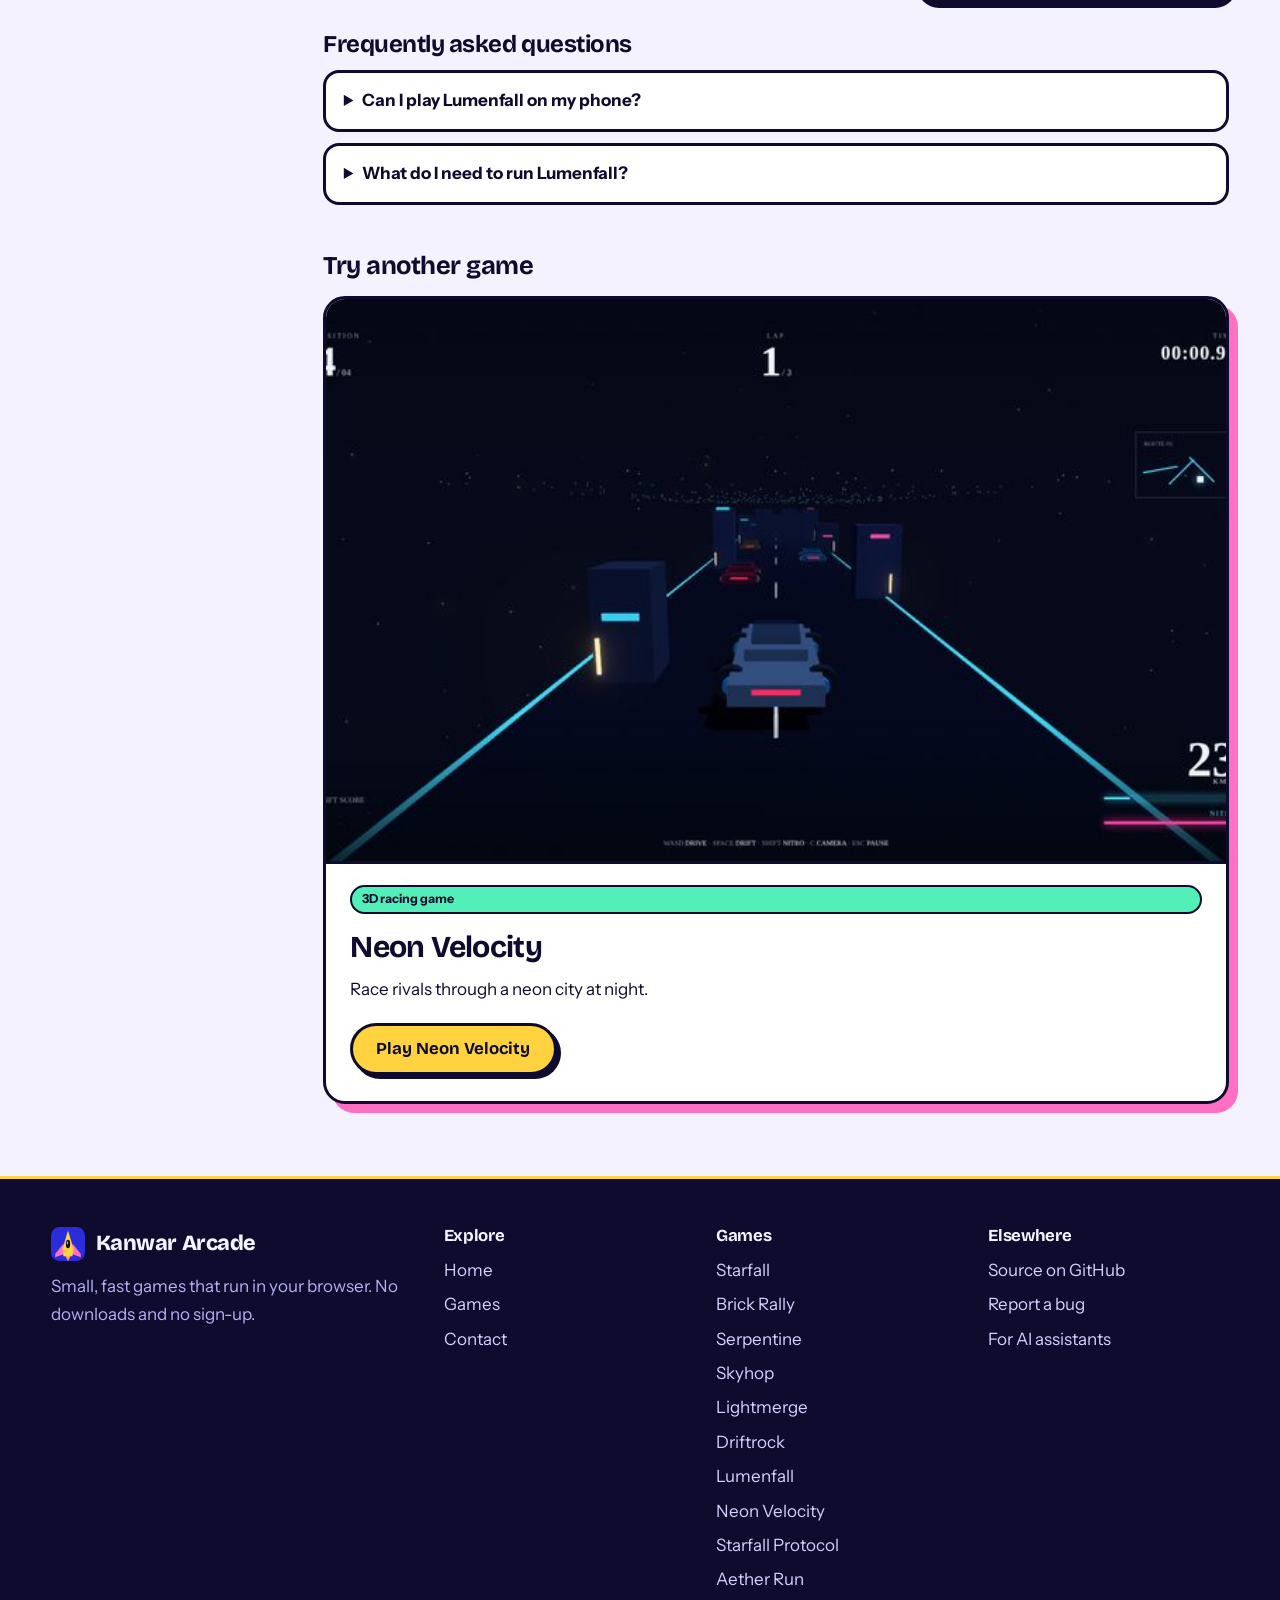
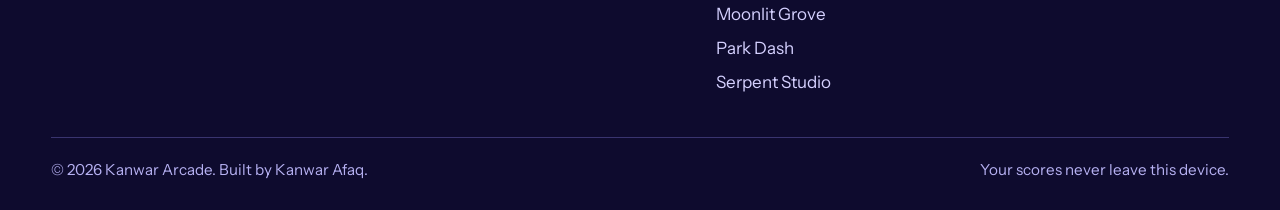
<file: games/lumenfall.html>
<!doctype html>
<html lang="en">
<head>
  <meta charset="utf-8">
  <meta name="viewport" content="width=device-width, initial-scale=1">
  <title>Lumenfall | Kanwar Arcade</title>
  <meta name="description" content="Lumenfall is a free 3D adventure that runs in your browser. Explore Crystal Valley, fight enemies, find nine energy crystals and reach the final portal.">
  <meta name="robots" content="index, follow, max-image-preview:large, max-snippet:-1, max-video-preview:-1">
  <meta name="author" content="Kanwar Afaq">
  <meta name="theme-color" content="#0E0B2E">
  <link rel="canonical" href="https://games-psi-ashy.vercel.app/games/lumenfall.html">
  <meta property="og:type" content="website">
  <meta property="og:site_name" content="Kanwar Arcade">
  <meta property="og:locale" content="en_US">
  <meta property="og:url" content="https://games-psi-ashy.vercel.app/games/lumenfall.html">
  <meta property="og:title" content="Lumenfall | Kanwar Arcade">
  <meta property="og:description" content="Lumenfall is a free 3D adventure that runs in your browser. Explore Crystal Valley, fight enemies, find nine energy crystals and reach the final portal.">
  <meta property="og:image" content="https://games-psi-ashy.vercel.app/assets/img/og-lumenfall.jpg">
  <meta property="og:image:width" content="1200">
  <meta property="og:image:height" content="630">
  <meta property="og:image:type" content="image/jpeg">
  <meta name="twitter:card" content="summary_large_image">
  <meta name="twitter:title" content="Lumenfall | Kanwar Arcade">
  <meta name="twitter:description" content="Lumenfall is a free 3D adventure that runs in your browser. Explore Crystal Valley, fight enemies, find nine energy crystals and reach the final portal.">
  <meta name="twitter:image" content="https://games-psi-ashy.vercel.app/assets/img/og-lumenfall.jpg">
  <link rel="icon" href="../assets/img/favicon.svg" type="image/svg+xml">
  <link rel="icon" href="../assets/img/favicon-48.png" type="image/png" sizes="48x48">
  <link rel="apple-touch-icon" href="../assets/img/apple-touch-icon.png">
  <link rel="manifest" href="../manifest.webmanifest">
  <link rel="preconnect" href="https://fonts.googleapis.com">
  <link rel="preconnect" href="https://fonts.gstatic.com" crossorigin>
  <link href="https://fonts.googleapis.com/css2?family=Bricolage+Grotesque:opsz,wght@12..96,600..800&family=Instrument+Sans:wght@400;500;600;700&display=swap" rel="stylesheet">
  <link rel="stylesheet" href="../assets/css/site.css?v=fae77452">
  <script type="application/ld+json">{"@context":"https://schema.org","@graph":[{"@type":"Organization","@id":"https://games-psi-ashy.vercel.app/#org","name":"Kanwar Arcade","url":"https://games-psi-ashy.vercel.app/","logo":"https://games-psi-ashy.vercel.app/assets/img/icon-512.png","founder":{"@type":"Person","name":"Kanwar Afaq"},"sameAs":["https://github.com/KanwarAfaq/games"]},{"@type":"WebSite","@id":"https://games-psi-ashy.vercel.app/#website","url":"https://games-psi-ashy.vercel.app/","name":"Kanwar Arcade","description":"Free browser games: 2D arcade games plus 3D adventure, racing and shooter games.","inLanguage":"en","publisher":{"@id":"https://games-psi-ashy.vercel.app/#org"}},{"@type":"VideoGame","@id":"https://games-psi-ashy.vercel.app/games/lumenfall.html#game","name":"Lumenfall","url":"https://games-psi-ashy.vercel.app/games/lumenfall.html","description":"Lumenfall is a free 3D adventure that runs in your browser. Explore Crystal Valley, fight enemies, find nine energy crystals and reach the final portal.","image":"https://games-psi-ashy.vercel.app/assets/img/og-lumenfall.jpg","genre":"3D adventure","gamePlatform":"Web browser","applicationCategory":"Game","operatingSystem":"Any","inLanguage":"en","playMode":"SinglePlayer","isAccessibleForFree":true,"author":{"@type":"Person","name":"Kanwar Afaq"},"publisher":{"@id":"https://games-psi-ashy.vercel.app/#org"},"offers":{"@type":"Offer","price":"0","priceCurrency":"USD","availability":"https://schema.org/InStock"}},{"@type":"FAQPage","mainEntity":[{"@type":"Question","name":"Can I play Lumenfall on my phone?","acceptedAnswer":{"@type":"Answer","text":"Lumenfall uses a keyboard and mouse with pointer lock, so it works best on a desktop or laptop in a current browser."}},{"@type":"Question","name":"What do I need to run Lumenfall?","acceptedAnswer":{"@type":"Answer","text":"A recent browser with WebGL 2. The first load downloads a few megabytes of game code and the character model."}}]},{"@type":"BreadcrumbList","itemListElement":[{"@type":"ListItem","position":1,"name":"Home","item":"https://games-psi-ashy.vercel.app/"},{"@type":"ListItem","position":2,"name":"Games","item":"https://games-psi-ashy.vercel.app/#games"},{"@type":"ListItem","position":3,"name":"Lumenfall","item":"https://games-psi-ashy.vercel.app/games/lumenfall.html"}]}]}</script>
</head>
<body>
  <a class="skip-link" href="#main">Skip to content</a>

  <header class="site-header">
    <button class="menu-toggle" type="button" aria-controls="sidebar" aria-expanded="false" aria-label="Open game library">
      <span class="menu-toggle__bars"></span>
    </button>
    <a class="brand" href="../index.html"><svg viewBox="0 0 64 64" aria-hidden="true" focusable="false"><rect width="64" height="64" rx="16" fill="#2B2DDB"/><g transform="translate(32 33) scale(1.05)"><path d="M-6 18 L0 30 L6 18 Z" fill="#FF9F55"/>
<path d="M-8 -2 L-23 17 L-23 23 L-7 17 Z" fill="#FF6FC4"/>
<path d="M8 -2 L23 17 L23 23 L7 17 Z" fill="#FF6FC4"/>
<path d="M0 -25 L10 8 L8 21 L-8 21 L-10 8 Z" fill="#FFD23F"/>
<ellipse cx="0" cy="-1" rx="3.8" ry="7.5" fill="#0E0B2E"/>
<ellipse cx="-1" cy="-3" rx="1.3" ry="3" fill="#52F0B8"/></g></svg><span>Kanwar Arcade</span></a>
    <nav class="menu" aria-label="Main">
      <a href="../index.html">Home</a>
      <a href="../index.html#games" aria-current="page">Games</a>
      <a href="../contact.html">Contact</a>
    </nav>
  </header>

  <div class="shell">
    <aside class="sidebar" id="sidebar" aria-label="Game library">
      <nav class="sidebar__site" aria-label="Site">
        <a href="../index.html">Home</a>
        <a href="../index.html#games" aria-current="page">Games</a>
        <a href="../contact.html">Contact</a>
      </nav>
      <p class="sidebar__title">Game library</p>
      <ul class="library">
        <li>
          <a class="lib-item" href="../games/starfall.html">
            <img class="lib-item__thumb" src="../assets/img/thumb-starfall.svg" alt="" width="64" height="40">
            <span class="lib-item__text">
              <span class="lib-item__name">Starfall</span>
              <span class="lib-item__best" data-best="starfall">No score yet</span>
            </span>
          </a>
        </li>
        <li>
          <a class="lib-item" href="../games/brick-rally.html">
            <img class="lib-item__thumb" src="../assets/img/thumb-brick-rally.svg" alt="" width="64" height="40">
            <span class="lib-item__text">
              <span class="lib-item__name">Brick Rally</span>
              <span class="lib-item__best" data-best="brick-rally">No score yet</span>
            </span>
          </a>
        </li>
        <li>
          <a class="lib-item" href="../games/serpentine.html">
            <img class="lib-item__thumb" src="../assets/img/thumb-serpentine.svg" alt="" width="64" height="40">
            <span class="lib-item__text">
              <span class="lib-item__name">Serpentine</span>
              <span class="lib-item__best" data-best="serpentine">No score yet</span>
            </span>
          </a>
        </li>
        <li>
          <a class="lib-item" href="../games/skyhop.html">
            <img class="lib-item__thumb" src="../assets/img/thumb-skyhop.svg" alt="" width="64" height="40">
            <span class="lib-item__text">
              <span class="lib-item__name">Skyhop</span>
              <span class="lib-item__best" data-best="skyhop">No score yet</span>
            </span>
          </a>
        </li>
        <li>
          <a class="lib-item" href="../games/lightmerge.html">
            <img class="lib-item__thumb" src="../assets/img/thumb-lightmerge.jpg" alt="" width="64" height="40">
            <span class="lib-item__text">
              <span class="lib-item__name">Lightmerge</span>
              <span class="lib-item__best" data-best="lightmerge">No score yet</span>
            </span>
          </a>
        </li>
        <li>
          <a class="lib-item" href="../games/driftrock.html">
            <img class="lib-item__thumb" src="../assets/img/thumb-driftrock.jpg" alt="" width="64" height="40">
            <span class="lib-item__text">
              <span class="lib-item__name">Driftrock</span>
              <span class="lib-item__best" data-best="driftrock">No score yet</span>
            </span>
          </a>
        </li>
        <li>
          <a class="lib-item" href="../games/lumenfall.html" aria-current="page">
            <img class="lib-item__thumb" src="../assets/img/thumb-lumenfall.jpg" alt="" width="64" height="40">
            <span class="lib-item__text">
              <span class="lib-item__name">Lumenfall</span>
              <span class="lib-item__best" data-best="lumenfall">No score yet</span>
            </span>
          </a>
        </li>
        <li>
          <a class="lib-item" href="../games/neon-velocity.html">
            <img class="lib-item__thumb" src="../assets/img/thumb-neon-velocity.jpg" alt="" width="64" height="40">
            <span class="lib-item__text">
              <span class="lib-item__name">Neon Velocity</span>
              <span class="lib-item__best" data-best="neon-velocity">No score yet</span>
            </span>
          </a>
        </li>
        <li>
          <a class="lib-item" href="../games/starfall-protocol.html">
            <img class="lib-item__thumb" src="../assets/img/thumb-starfall-protocol.jpg" alt="" width="64" height="40">
            <span class="lib-item__text">
              <span class="lib-item__name">Starfall Protocol</span>
              <span class="lib-item__best" data-best="starfall-protocol">No score yet</span>
            </span>
          </a>
        </li>
        <li>
          <a class="lib-item" href="../games/aether-run.html">
            <img class="lib-item__thumb" src="../assets/img/thumb-aether-run.svg" alt="" width="64" height="40">
            <span class="lib-item__text">
              <span class="lib-item__name">Aether Run</span>
              <span class="lib-item__best" data-best="aether-run">No score yet</span>
            </span>
          </a>
        </li>
        <li>
          <a class="lib-item" href="../games/moonlit-grove.html">
            <img class="lib-item__thumb" src="../assets/img/thumb-moonlit-grove.svg" alt="" width="64" height="40">
            <span class="lib-item__text">
              <span class="lib-item__name">Moonlit Grove</span>
              <span class="lib-item__best" data-best="moonlit-grove">No score yet</span>
            </span>
          </a>
        </li>
        <li>
          <a class="lib-item" href="../games/park-dash.html">
            <img class="lib-item__thumb" src="../assets/img/thumb-park-dash.svg" alt="" width="64" height="40">
            <span class="lib-item__text">
              <span class="lib-item__name">Park Dash</span>
              <span class="lib-item__best" data-best="park-dash">No score yet</span>
            </span>
          </a>
        </li>
        <li>
          <a class="lib-item" href="../games/serpent-studio.html">
            <img class="lib-item__thumb" src="../assets/img/thumb-serpent-studio.svg" alt="" width="64" height="40">
            <span class="lib-item__text">
              <span class="lib-item__name">Serpent Studio</span>
              <span class="lib-item__best" data-best="serpent-studio">No score yet</span>
            </span>
          </a>
        </li>
      </ul>
      <div class="sidebar__foot">
        <p>Best scores are saved in this browser only.</p>
        <a href="../contact.html">Suggest a game</a>
      </div>
    </aside>
    <div class="scrim" hidden></div>

    <main class="main" id="main">
      <div class="page-head page-head--game">
        <div class="page-head__inner">
          <span class="tag">3D adventure</span>
          <h1>Lumenfall</h1>
          <p>Explore a lost realm in 3D and gather nine crystals.</p>
        </div>
      </div>

      <section class="section section--game" aria-label="Play Lumenfall">
        <p class="notice">Lumenfall is a 3D game for desktop and laptop browsers. You need a keyboard and mouse. The first load downloads a few megabytes.</p>
        <div class="poster" style="--accent: var(--mint)">
          <img src="../assets/img/poster-lumenfall.jpg" alt="Lumenfall: a hero with a glowing sword in Crystal Valley, with floating energy crystals" width="1280" height="720">
          <div class="poster__cta">
            <h2>Lumenfall: The Lost Realm</h2>
            <p>Move with WASD, look with the mouse, jump with Space and attack with a click.</p>
            <a class="btn" href="../play/lumenfall/">Play Lumenfall now</a>
          </div>
        </div>
        <div class="stage">
          <div class="answer" style="margin:0">
            <h2>About Lumenfall</h2>
            <p>Lumenfall is a free 3D adventure that runs in your browser. Explore Crystal Valley, fight enemies, find nine energy crystals and reach the final portal. It is built with Three.js, React and a physics engine, and everything you see is generated in your browser.</p>
          </div>
          <aside class="howto" aria-labelledby="howto-title">
            <h2 id="howto-title">How to play</h2>
            <dl class="keys">
            <div><dt><kbd>W</kbd><kbd>A</kbd><kbd>S</kbd><kbd>D</kbd></dt><dd>Move</dd></div>
            <div><dt>Mouse</dt><dd>Look around</dd></div>
            <div><dt><kbd>Shift</kbd></dt><dd>Run</dd></div>
            <div><dt><kbd>Space</kbd></dt><dd>Jump</dd></div>
            <div><dt>Click</dt><dd>Attack</dd></div>
            <div><dt><kbd>Esc</kbd></dt><dd>Pause</dd></div>
            </dl>
            <p style="margin-top:1rem;color:var(--muted)">Lumenfall needs a keyboard and mouse, so it is built for desktop and laptop browsers.</p>
            <h3>Tips</h3>
            <ul>
            <li>Collect all nine glowing crystals to open the final portal.</li>
            <li>Watch your health bar. Enemies hit harder as you go deeper into the realm.</li>
            <li>Check the mini-map in the corner to find crystals you have missed.</li>
            </ul>
          </aside>
        </div>
        <section class="faq" aria-labelledby="faq-title">
          <h2 id="faq-title">Frequently asked questions</h2>
          <details><summary>Can I play Lumenfall on my phone?</summary><p>Lumenfall uses a keyboard and mouse with pointer lock, so it works best on a desktop or laptop in a current browser.</p></details>
          <details><summary>What do I need to run Lumenfall?</summary><p>A recent browser with WebGL 2. The first load downloads a few megabytes of game code and the character model.</p></details>
        </section>

        <div class="next-game">
          <h2>Try another game</h2>
          <div class="game-grid">
            <article class="game-card" style="--accent: var(--pink)">
              <a class="game-card__media" href="../games/neon-velocity.html" tabindex="-1" aria-hidden="true">
                <img src="../assets/img/thumb-neon-velocity.jpg" alt="" width="640" height="400" loading="lazy">
              </a>
              <div class="game-card__body">
                <span class="tag">3D racing game</span>
                <h3><a href="../games/neon-velocity.html">Neon Velocity</a></h3>
                <p>Race rivals through a neon city at night.</p>
                <div class="game-card__foot">
                  <a class="btn" href="../games/neon-velocity.html">Play Neon Velocity</a>
                </div>
              </div>
            </article>
          </div>
        </div>
      </section>
    </main>
  </div>

  <footer class="site-footer">
    <div class="footer__grid">
      <div class="footer__brand">
        <a class="brand" href="../index.html"><svg viewBox="0 0 64 64" aria-hidden="true" focusable="false"><rect width="64" height="64" rx="16" fill="#2B2DDB"/><g transform="translate(32 33) scale(1.05)"><path d="M-6 18 L0 30 L6 18 Z" fill="#FF9F55"/>
<path d="M-8 -2 L-23 17 L-23 23 L-7 17 Z" fill="#FF6FC4"/>
<path d="M8 -2 L23 17 L23 23 L7 17 Z" fill="#FF6FC4"/>
<path d="M0 -25 L10 8 L8 21 L-8 21 L-10 8 Z" fill="#FFD23F"/>
<ellipse cx="0" cy="-1" rx="3.8" ry="7.5" fill="#0E0B2E"/>
<ellipse cx="-1" cy="-3" rx="1.3" ry="3" fill="#52F0B8"/></g></svg><span>Kanwar Arcade</span></a>
        <p>Small, fast games that run in your browser. No downloads and no sign-up.</p>
      </div>
      <div class="footer__col">
        <h2>Explore</h2>
        <ul class="footer__list">
          <li><a href="../index.html">Home</a></li>
          <li><a href="../index.html#games">Games</a></li>
          <li><a href="../contact.html">Contact</a></li>
        </ul>
      </div>
      <div class="footer__col">
        <h2>Games</h2>
        <ul class="footer__list">
            <li><a href="../games/starfall.html">Starfall</a></li>
            <li><a href="../games/brick-rally.html">Brick Rally</a></li>
            <li><a href="../games/serpentine.html">Serpentine</a></li>
            <li><a href="../games/skyhop.html">Skyhop</a></li>
            <li><a href="../games/lightmerge.html">Lightmerge</a></li>
            <li><a href="../games/driftrock.html">Driftrock</a></li>
            <li><a href="../games/lumenfall.html">Lumenfall</a></li>
            <li><a href="../games/neon-velocity.html">Neon Velocity</a></li>
            <li><a href="../games/starfall-protocol.html">Starfall Protocol</a></li>
            <li><a href="../games/aether-run.html">Aether Run</a></li>
            <li><a href="../games/moonlit-grove.html">Moonlit Grove</a></li>
            <li><a href="../games/park-dash.html">Park Dash</a></li>
            <li><a href="../games/serpent-studio.html">Serpent Studio</a></li>
        </ul>
      </div>
      <div class="footer__col">
        <h2>Elsewhere</h2>
        <ul class="footer__list">
          <li><a href="https://github.com/KanwarAfaq/games">Source on GitHub</a></li>
          <li><a href="https://github.com/KanwarAfaq/games/issues">Report a bug</a></li>
          <li><a href="../llms.txt">For AI assistants</a></li>
        </ul>
      </div>
    </div>
    <div class="footer__base">
      <span>© 2026 Kanwar Arcade. Built by Kanwar Afaq.</span>
      <span>Your scores never leave this device.</span>
    </div>
  </footer>

  <script src="../assets/js/site.js?v=4c17010a" defer></script>

</body>
</html>
</file>
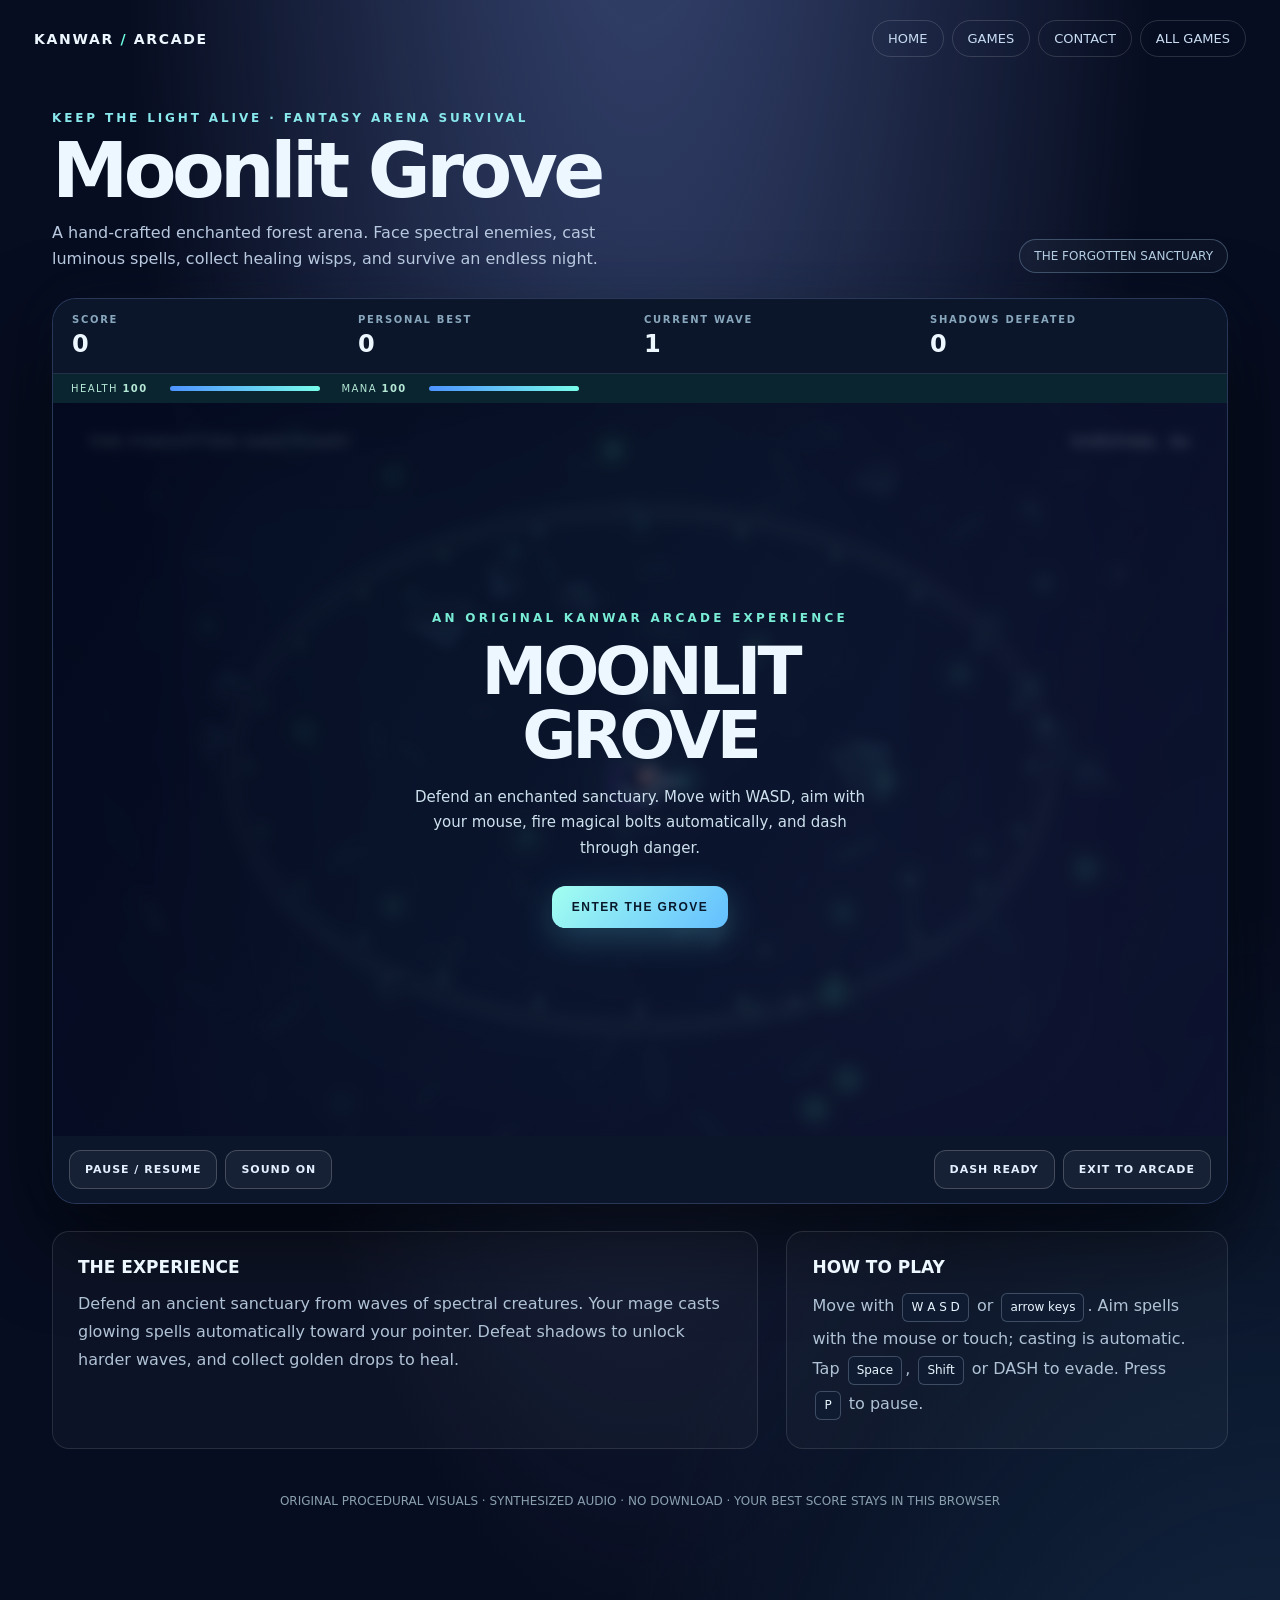
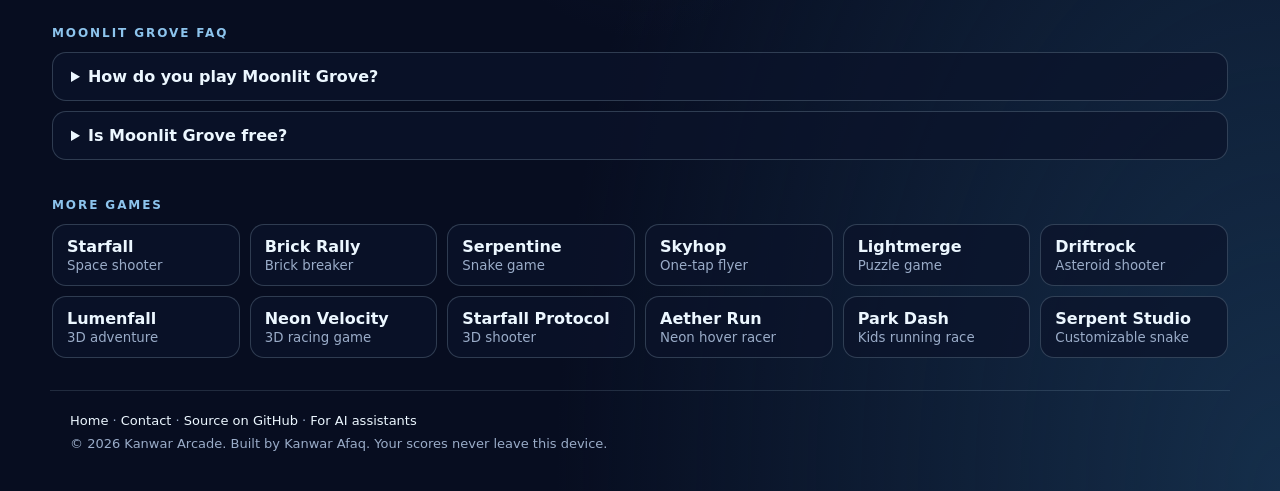
<file: games/moonlit-grove.html>
<!doctype html>
<html lang="en">
<head>
<meta charset="utf-8">
<meta name="viewport" content="width=device-width, initial-scale=1">
<title>Moonlit Grove: free browser game | Kanwar Arcade</title>
<meta name="description" content="Moonlit Grove is a free fantasy survival browser game. Cast spells, dash past shadows and defend an enchanted sanctuary through rising waves.">
<meta name="robots" content="index, follow, max-image-preview:large, max-snippet:-1, max-video-preview:-1">
<meta name="author" content="Kanwar Afaq">
<meta name="theme-color" content="#070d20">
<link rel="canonical" href="https://games-psi-ashy.vercel.app/games/moonlit-grove.html">
<meta property="og:type" content="website">
<meta property="og:site_name" content="Kanwar Arcade">
<meta property="og:locale" content="en_US">
<meta property="og:url" content="https://games-psi-ashy.vercel.app/games/moonlit-grove.html">
<meta property="og:title" content="Moonlit Grove: free browser game | Kanwar Arcade">
<meta property="og:description" content="Moonlit Grove is a free fantasy survival browser game. Cast spells, dash past shadows and defend an enchanted sanctuary through rising waves.">
<meta property="og:image" content="https://games-psi-ashy.vercel.app/assets/img/og-moonlit-grove.jpg">
<meta property="og:image:width" content="1200">
<meta property="og:image:height" content="630">
<meta property="og:image:type" content="image/jpeg">
<meta name="twitter:card" content="summary_large_image">
<meta name="twitter:title" content="Moonlit Grove: free browser game | Kanwar Arcade">
<meta name="twitter:description" content="Moonlit Grove is a free fantasy survival browser game. Cast spells, dash past shadows and defend an enchanted sanctuary through rising waves.">
<meta name="twitter:image" content="https://games-psi-ashy.vercel.app/assets/img/og-moonlit-grove.jpg">
<link rel="icon" href="../assets/img/favicon.svg" type="image/svg+xml">
<link rel="icon" href="../assets/img/favicon-48.png" type="image/png" sizes="48x48">
<link rel="apple-touch-icon" href="../assets/img/apple-touch-icon.png">
<link rel="manifest" href="../manifest.webmanifest">
<link rel="stylesheet" href="../assets/css/premium-games.css?v=4223c371">
<script type="application/ld+json">{"@context":"https://schema.org","@graph":[{"@type":"Organization","@id":"https://games-psi-ashy.vercel.app/#org","name":"Kanwar Arcade","url":"https://games-psi-ashy.vercel.app/","logo":"https://games-psi-ashy.vercel.app/assets/img/icon-512.png","founder":{"@type":"Person","name":"Kanwar Afaq"},"sameAs":["https://github.com/KanwarAfaq/games"]},{"@type":"WebSite","@id":"https://games-psi-ashy.vercel.app/#website","url":"https://games-psi-ashy.vercel.app/","name":"Kanwar Arcade","description":"Free browser games: 2D arcade games plus 3D adventure, racing and shooter games.","inLanguage":"en","publisher":{"@id":"https://games-psi-ashy.vercel.app/#org"}},{"@type":"VideoGame","@id":"https://games-psi-ashy.vercel.app/games/moonlit-grove.html#game","name":"Moonlit Grove","url":"https://games-psi-ashy.vercel.app/games/moonlit-grove.html","description":"Moonlit Grove is a free fantasy survival browser game. Cast spells, dash past shadows and defend an enchanted sanctuary through rising waves.","image":"https://games-psi-ashy.vercel.app/assets/img/og-moonlit-grove.jpg","genre":"Fantasy survival","gamePlatform":"Web browser","applicationCategory":"Game","operatingSystem":"Any","inLanguage":"en","playMode":"SinglePlayer","isAccessibleForFree":true,"author":{"@type":"Person","name":"Kanwar Afaq"},"publisher":{"@id":"https://games-psi-ashy.vercel.app/#org"},"offers":{"@type":"Offer","price":"0","priceCurrency":"USD","availability":"https://schema.org/InStock"}},{"@type":"BreadcrumbList","itemListElement":[{"@type":"ListItem","position":1,"name":"Home","item":"https://games-psi-ashy.vercel.app/"},{"@type":"ListItem","position":2,"name":"Games","item":"https://games-psi-ashy.vercel.app/#games"},{"@type":"ListItem","position":3,"name":"Moonlit Grove","item":"https://games-psi-ashy.vercel.app/games/moonlit-grove.html"}]},{"@type":"FAQPage","mainEntity":[{"@type":"Question","name":"How do you play Moonlit Grove?","acceptedAnswer":{"@type":"Answer","text":"Move through the enchanted grove, aim with the mouse or touch, cast automatic spells and dash away from shadow enemies."}},{"@type":"Question","name":"Is Moonlit Grove free?","acceptedAnswer":{"@type":"Answer","text":"Yes, it runs entirely in your browser with no installation."}}]}]}</script>
</head>
<body>
<a class="skip-link" href="#main">Skip to content</a>
<header class="top"><a class="brand" href="../index.html">KANWAR<span> / </span>ARCADE</a><nav aria-label="Main"><a href="../index.html">HOME</a><a href="../index.html#games">GAMES</a><a href="../contact.html">CONTACT</a><a href="../index.html#games">ALL GAMES</a></nav></header>
<main class="wrap" id="main"><div class="intro"><div><div class="eyebrow">KEEP THE LIGHT ALIVE · Fantasy arena survival</div><h1>Moonlit Grove</h1><p>A hand-crafted enchanted forest arena. Face spectral enemies, cast luminous spells, collect healing wisps, and survive an endless night.</p></div><span class="tag">THE FORGOTTEN SANCTUARY</span></div>
<section class="shell" aria-label="Moonlit Grove playable game">
 <div class="hud" aria-live="off">
 <div class="stat"><small>SCORE</small><strong id="score">0</strong></div>
 <div class="stat"><small>PERSONAL BEST</small><strong id="best">0</strong></div>
 <div class="stat"><small>CURRENT WAVE</small><strong id="wave">1</strong></div>
 <div class="stat"><small>SHADOWS DEFEATED</small><strong id="kills">0</strong></div>
 </div>
 <div style="display:flex;gap:22px;padding:9px 18px;background:#0a2430;align-items:center"><span style="font-size:10px;letter-spacing:.14em;color:#b4e8d5">HEALTH <b id="health">100</b></span><div class="meter-track"><span id="health-bar"></span></div><span style="font-size:10px;letter-spacing:.14em;color:#b4e8d5">MANA <b id="mana">100</b></span><div class="meter-track"><span id="mana-bar"></span></div></div>
 <div class="viewport"><canvas id="game" width="960" height="600" role="img" aria-label="Moonlit Grove real-time game environment"></canvas>
 <div class="overlay" id="overlay" role="dialog" aria-labelledby="overlay-title" aria-describedby="overlay-desc"><div class="overlay-card"><div class="mini">AN ORIGINAL KANWAR ARCADE EXPERIENCE</div><h2 id="overlay-title">Moonlit Grove</h2><p id="overlay-desc">Ready to play?</p><button id="start" class="action" type="button">START GAME</button></div></div>
 <div class="mobile-controls"><div class="group"><span class="control" style="pointer-events:none;font-size:11px;max-width:200px">DRAG ON THE ARENA TO MOVE AND AIM</span></div><button id="mobile-dash" aria-label="Dash">✦ DASH</button></div>
 </div>
 <div class="controls"><div class="set"><button class="control" id="pause" type="button">PAUSE / RESUME</button><button class="control" id="sound" type="button" aria-pressed="true">SOUND ON</button></div><div class="set"><button class="control" id="dash" type="button">DASH READY</button><a class="control" href="../index.html#games">EXIT TO ARCADE</a></div></div>
 </section>
 <div class="below"><section class="panel"><h2>THE EXPERIENCE</h2><p>Defend an ancient sanctuary from waves of spectral creatures. Your mage casts glowing spells automatically toward your pointer. Defeat shadows to unlock harder waves, and collect golden drops to heal.</p></section><section class="panel"><h2>HOW TO PLAY</h2><p>Move with <span class='key'>W A S D</span> or <span class='key'>arrow keys</span>. Aim spells with the mouse or touch; casting is automatic. Tap <span class='key'>Space</span>, <span class='key'>Shift</span> or DASH to evade. Press <span class='key'>P</span> to pause.</p></section></div>
 <p class="footer">ORIGINAL PROCEDURAL VISUALS · SYNTHESIZED AUDIO · NO DOWNLOAD · YOUR BEST SCORE STAYS IN THIS BROWSER</p>
</main>
<section class="wrap site-extra" aria-label="More about Moonlit Grove">
<div class="site-faq"><h2>Moonlit Grove FAQ</h2><details><summary>How do you play Moonlit Grove?</summary><p>Move through the enchanted grove, aim with the mouse or touch, cast automatic spells and dash away from shadow enemies.</p></details><details><summary>Is Moonlit Grove free?</summary><p>Yes, it runs entirely in your browser with no installation.</p></details></div>
<div class="site-more"><h2>More games</h2><ul><li><a href="../games/starfall.html">Starfall<small>Space shooter</small></a></li><li><a href="../games/brick-rally.html">Brick Rally<small>Brick breaker</small></a></li><li><a href="../games/serpentine.html">Serpentine<small>Snake game</small></a></li><li><a href="../games/skyhop.html">Skyhop<small>One-tap flyer</small></a></li><li><a href="../games/lightmerge.html">Lightmerge<small>Puzzle game</small></a></li><li><a href="../games/driftrock.html">Driftrock<small>Asteroid shooter</small></a></li><li><a href="../games/lumenfall.html">Lumenfall<small>3D adventure</small></a></li><li><a href="../games/neon-velocity.html">Neon Velocity<small>3D racing game</small></a></li><li><a href="../games/starfall-protocol.html">Starfall Protocol<small>3D shooter</small></a></li><li><a href="../games/aether-run.html">Aether Run<small>Neon hover racer</small></a></li><li><a href="../games/park-dash.html">Park Dash<small>Kids running race</small></a></li><li><a href="../games/serpent-studio.html">Serpent Studio<small>Customizable snake</small></a></li></ul></div>
</section>
<footer class="site-foot"><div><a href="../index.html">Home</a> · <a href="../contact.html">Contact</a> · <a href="https://github.com/KanwarAfaq/games">Source on GitHub</a> · <a href="../llms.txt">For AI assistants</a></div><p>© 2026 Kanwar Arcade. Built by Kanwar Afaq. Your scores never leave this device.</p></footer>
<script src="../assets/js/site.js?v=4c17010a" defer></script>
<script src="../assets/js/moonlit-grove.js?v=8ac03065" defer></script>
</body>
</html>
</file>
<file: assets/css/site.css>
/* Kanwar Arcade: site styles
   Palette: ink, cobalt, butter, pink, mint on a lavender-white page.
   One idea carries the look: flat colour blocks with hard offset shadows. */

:root {
  --ink: #0E0B2E;
  --ink-2: #1D1950;
  --cobalt: #2B2DDB;
  --butter: #FFD23F;
  --pink: #FF6FC4;
  --mint: #52F0B8;
  --cloud: #F4F2FF;
  --lilac: #E4E0FF;
  --muted: #4A4680;
  --on-ink-muted: #B6B1F2;

  --header-h: 64px;
  --sidebar-w: 272px;

  --font-display: "Bricolage Grotesque", "Arial Black", system-ui, sans-serif;
  --font-body: "Instrument Sans", system-ui, -apple-system, "Segoe UI", Roboto, sans-serif;
}

*,
*::before,
*::after { box-sizing: border-box; }

html {
  -webkit-text-size-adjust: 100%;
  scroll-behavior: smooth;
  scroll-padding-top: calc(var(--header-h) + 1rem);
}

body {
  margin: 0;
  background: var(--cloud);
  color: var(--ink);
  font-family: var(--font-body);
  font-size: 1.0625rem;
  line-height: 1.6;
}

img, svg, canvas { max-width: 100%; }
a { color: inherit; }
p { margin: 0; }

h1, h2, h3 {
  margin: 0;
  font-family: var(--font-display);
  line-height: 1.05;
  letter-spacing: -0.02em;
}

:focus-visible {
  outline: 3px solid var(--cobalt);
  outline-offset: 3px;
  border-radius: 4px;
}
.site-header :focus-visible,
.hero :focus-visible,
.site-footer :focus-visible,
.cabinet :focus-visible,
.overlay :focus-visible { outline-color: var(--butter); }

.skip-link {
  position: absolute;
  left: 1rem;
  top: -4rem;
  z-index: 100;
  padding: .6rem 1rem;
  background: var(--butter);
  color: var(--ink);
  font-weight: 700;
  border-radius: 0 0 12px 12px;
}
.skip-link:focus { top: 0; }

/* ---------- Header and menu bar ---------- */

.site-header {
  position: sticky;
  top: 0;
  z-index: 40;
  display: flex;
  align-items: center;
  gap: 1rem;
  height: var(--header-h);
  padding-inline: clamp(1rem, 2.5vw, 1.75rem);
  background: var(--ink);
  color: var(--cloud);
  border-bottom: 3px solid var(--butter);
}

.brand {
  display: flex;
  align-items: center;
  gap: .65rem;
  font: 800 1.35rem/1 var(--font-display);
  letter-spacing: -0.02em;
  text-decoration: none;
}
.brand svg { width: 34px; height: 34px; flex: none; }

.menu {
  display: flex;
  gap: .25rem;
  margin-left: auto;
}
.menu a {
  padding: .5rem .95rem;
  border-radius: 999px;
  font-weight: 600;
  text-decoration: none;
}
.menu a:hover { background: var(--ink-2); }
.menu a[aria-current="page"] { background: var(--butter); color: var(--ink); }

.menu-toggle {
  display: none;
  align-items: center;
  justify-content: center;
  width: 44px;
  height: 44px;
  padding: 0;
  border: 2px solid var(--cloud);
  border-radius: 12px;
  background: transparent;
  color: inherit;
  cursor: pointer;
}
.menu-toggle__bars,
.menu-toggle__bars::before,
.menu-toggle__bars::after {
  display: block;
  width: 20px;
  height: 2px;
  background: currentColor;
}
.menu-toggle__bars { position: relative; }
.menu-toggle__bars::before,
.menu-toggle__bars::after { content: ""; position: absolute; left: 0; }
.menu-toggle__bars::before { top: -6px; }
.menu-toggle__bars::after { top: 6px; }

/* ---------- Shell: sidebar + main ---------- */

.shell {
  display: grid;
  grid-template-columns: var(--sidebar-w) minmax(0, 1fr);
  min-height: calc(100vh - var(--header-h));
}

.sidebar {
  position: sticky;
  top: var(--header-h);
  align-self: start;
  height: calc(100vh - var(--header-h));
  overflow-y: auto;
  padding: 1.5rem 1rem 2rem;
  background: var(--lilac);
  border-right: 3px solid var(--ink);
}

.sidebar__title {
  margin: 0 .5rem .75rem;
  font: 800 1.15rem/1.2 var(--font-display);
}

.sidebar__site { display: none; margin-bottom: 1.5rem; }
.sidebar__site a {
  display: block;
  padding: .55rem .75rem;
  border-radius: 12px;
  font-weight: 600;
  text-decoration: none;
}
.sidebar__site a[aria-current="page"] { background: var(--butter); }

.library {
  display: grid;
  gap: .6rem;
  margin: 0;
  padding: 0;
  list-style: none;
}

.lib-item {
  display: flex;
  align-items: center;
  gap: .75rem;
  padding: .5rem;
  border: 2px solid transparent;
  border-radius: 14px;
  text-decoration: none;
}
.lib-item:hover { background: var(--cloud); border-color: var(--ink); }
.lib-item[aria-current="page"] {
  background: var(--butter);
  border-color: var(--ink);
  box-shadow: 3px 3px 0 var(--ink);
}
.lib-item__thumb {
  flex: none;
  width: 64px;
  height: 40px;
  object-fit: cover;
  border: 2px solid var(--ink);
  border-radius: 8px;
}
.lib-item__text { display: grid; min-width: 0; line-height: 1.25; }
.lib-item__name { font: 700 1.05rem/1.2 var(--font-display); }
.lib-item__best { font-size: .9rem; color: var(--muted); }
.lib-item[aria-current="page"] .lib-item__best { color: var(--ink); }

.sidebar__foot {
  margin: 1.75rem .5rem 0;
  padding-top: 1.25rem;
  border-top: 2px solid var(--ink);
  display: grid;
  gap: .6rem;
  font-size: .95rem;
  color: var(--muted);
}
.sidebar__foot a { color: var(--ink); font-weight: 600; }

.scrim { display: none; }

.main { min-width: 0; }

/* ---------- Buttons ---------- */

.btn {
  display: inline-flex;
  align-items: center;
  justify-content: center;
  gap: .5rem;
  padding: .8rem 1.45rem;
  border: 3px solid var(--ink);
  border-radius: 999px;
  background: var(--butter);
  color: var(--ink);
  font: 700 1.05rem/1.2 var(--font-display);
  text-decoration: none;
  cursor: pointer;
  box-shadow: 4px 4px 0 var(--ink);
  transition: transform .08s ease, box-shadow .08s ease;
}
.btn:hover { transform: translate(-1px, -1px); box-shadow: 5px 5px 0 var(--ink); }
.btn:active { transform: translate(3px, 3px); box-shadow: 1px 1px 0 var(--ink); }

.btn--ghost {
  background: transparent;
  border-color: var(--cloud);
  color: var(--cloud);
  box-shadow: 4px 4px 0 var(--cloud);
}
.btn--ghost:hover { box-shadow: 5px 5px 0 var(--cloud); }
.btn--ghost:active { box-shadow: 1px 1px 0 var(--cloud); }

.btn--tool {
  padding: .4rem .9rem;
  border: 2px solid var(--cloud);
  background: var(--ink-2);
  color: var(--cloud);
  font: 600 .95rem/1.2 var(--font-body);
  box-shadow: none;
}
.btn--tool:hover { transform: none; box-shadow: none; background: var(--cobalt); }
.btn--tool:active { transform: none; box-shadow: none; }
.btn--tool[aria-pressed="true"] { background: var(--butter); border-color: var(--butter); color: var(--ink); }

/* ---------- Layout helpers ---------- */

.section { padding: clamp(2.5rem, 6vw, 4.5rem) clamp(1.25rem, 4vw, 3.5rem); }
.container { max-width: 1080px; margin-inline: auto; }
.section__title { margin-bottom: 1.75rem; font-size: clamp(1.9rem, 3.6vw, 2.8rem); }

.page-head { padding: clamp(1.75rem, 4vw, 3rem) clamp(1.25rem, 4vw, 3.5rem) 0; }
.page-head__inner { max-width: 1000px; margin-inline: auto; }
.page-head h1 { font-size: clamp(2.4rem, 5vw, 4rem); letter-spacing: -0.03em; }
.page-head--game { padding-top: 1.25rem; }
.page-head--game h1 { font-size: clamp(2rem, 3.5vw, 2.6rem); }
.page-head--game p { margin-top: .3rem; font-size: 1.05rem; }
.section--game { padding-top: 1.5rem; }
.page-head p { max-width: 58ch; margin-top: .85rem; color: var(--muted); font-size: 1.15rem; }

/* ---------- Hero ---------- */

.hero {
  background: var(--cobalt);
  color: var(--cloud);
  border-bottom: 3px solid var(--ink);
  overflow: hidden;
}
.hero__inner {
  display: grid;
  grid-template-columns: minmax(0, 1.05fr) minmax(0, .95fr);
  gap: clamp(2rem, 5vw, 4rem);
  align-items: center;
  padding: clamp(2.25rem, 5vw, 4.5rem) clamp(1.25rem, 4vw, 3.5rem);
  max-width: 1240px;
  margin-inline: auto;
}
.hero h1 {
  margin-bottom: 1.4rem;
  font-size: clamp(2.8rem, 6.4vw, 5.8rem);
  font-weight: 800;
  line-height: 1;
  letter-spacing: -0.035em;
}
.hero__line {
  display: block;
  overflow: hidden;
  padding-bottom: .12em;
}
.hero__line > span {
  display: block;
  animation: rise .7s cubic-bezier(.2, .8, .2, 1) both;
}
.hero__line:nth-child(2) > span { animation-delay: .12s; }
@keyframes rise { from { transform: translateY(105%); } to { transform: none; } }

.hero__lede { max-width: 46ch; margin-bottom: 2rem; font-size: 1.2rem; color: #DAD7FF; }
.hero__actions { display: flex; flex-wrap: wrap; gap: 1rem 1.25rem; }

.hero__visual { position: relative; padding: 1rem 1rem 2.25rem; }
.screen {
  transform: rotate(-3deg);
  padding: 14px;
  background: var(--ink);
  border: 3px solid var(--ink);
  border-radius: 24px;
  box-shadow: 10px 10px 0 var(--pink);
}
.screen canvas { display: block; width: 100%; height: auto; border-radius: 12px; background: #1B1C9E; }
.hero__sticker {
  position: absolute;
  left: -.25rem;
  bottom: 0;
  width: clamp(84px, 11vw, 124px);
  height: auto;
  transform: rotate(10deg);
  filter: drop-shadow(5px 5px 0 var(--ink));
}

/* ---------- Game cards ---------- */

.game-grid {
  display: grid;
  grid-template-columns: repeat(auto-fit, minmax(min(100%, 340px), 1fr));
  gap: 2.5rem;
}
.game-card {
  display: flex;
  flex-direction: column;
  overflow: hidden;
  background: #fff;
  border: 3px solid var(--ink);
  border-radius: 22px;
  box-shadow: 9px 9px 0 var(--accent, var(--ink));
}
.game-card__media { display: block; border-bottom: 3px solid var(--ink); }
.game-card__media img { display: block; width: 100%; height: auto; }
.game-card__body { display: grid; gap: .75rem; padding: 1.3rem 1.5rem 1.6rem; flex: 1; align-content: start; }
.game-card h3 { font-size: 1.9rem; }
.game-card h3 a { text-decoration: none; }
.game-card h3 a:hover { text-decoration: underline; text-decoration-thickness: 3px; }
.game-card__controls { color: var(--muted); font-size: 1rem; }
.game-card__foot { display: flex; flex-wrap: wrap; align-items: center; gap: .75rem 1.25rem; margin-top: .5rem; }
.best { font-weight: 600; color: var(--muted); }

/* ---------- Feature band ---------- */

.band { background: var(--butter); border-block: 3px solid var(--ink); }
.band__list {
  display: grid;
  grid-template-columns: repeat(auto-fit, minmax(220px, 1fr));
  gap: 2rem;
  margin: 0;
  padding: 0;
  list-style: none;
}
.band__list h3 { margin-bottom: .45rem; font-size: 1.45rem; }
.band__list p { max-width: 34ch; }

/* ---------- Game page: cabinet ---------- */

.stage {
  display: grid;
  grid-template-columns: minmax(0, 1fr) minmax(240px, 320px);
  gap: 2.25rem;
  max-width: 1000px;
  margin-inline: auto;
  align-items: start;
}

.cabinet {
  justify-self: center;
  width: min(100%, max(300px, calc((100svh - 300px) * var(--ar, .667))));
  padding: 12px;
  background: var(--ink);
  color: var(--cloud);
  border: 3px solid var(--ink);
  border-radius: 26px;
  box-shadow: 10px 10px 0 var(--accent, var(--pink));
}

.hud {
  display: grid;
  grid-template-columns: repeat(auto-fit, minmax(48px, 1fr));
  gap: .35rem .5rem;
  padding: .2rem .4rem .7rem;
}
.hud__item { display: flex; flex-direction: column; min-width: 0; }
.hud__label { font-size: .82rem; line-height: 1.2; color: var(--on-ink-muted); }
.hud__value {
  font: 800 1.15rem/1.3 var(--font-display);
  font-variant-numeric: tabular-nums;
  overflow: hidden;
  text-overflow: ellipsis;
}
.pips { display: flex; align-items: center; gap: .3rem; min-height: 1.55rem; }
.pip { width: 14px; height: 14px; background: var(--butter); clip-path: polygon(50% 0, 100% 100%, 0 100%); }
.pip--ball { background: var(--cloud); border-radius: 50%; clip-path: none; }

.cabinet__screen {
  position: relative;
  overflow: hidden;
  background: #0A0723;
  border-radius: 14px;
  touch-action: none;
  -webkit-user-select: none;
  user-select: none;
}
.cabinet__screen canvas { display: block; width: 100%; height: auto; cursor: crosshair; }

.overlay {
  position: absolute;
  inset: 0;
  display: flex;
  flex-direction: column;
  align-items: center;
  justify-content: center;
  gap: .9rem;
  padding: 1.5rem;
  background: rgba(14, 11, 46, .84);
  color: var(--cloud);
  text-align: center;
}
.overlay[hidden] { display: none; }
.overlay h2 { font-size: clamp(2rem, 6vw, 2.8rem); letter-spacing: -0.03em; }
.overlay p { max-width: 30ch; color: #DAD7FF; }

.toolbar { display: flex; flex-wrap: wrap; gap: .5rem; padding: .85rem .2rem .2rem; }

.howto {
  padding: 1.5rem;
  background: #fff;
  border: 3px solid var(--ink);
  border-radius: 22px;
  box-shadow: 8px 8px 0 var(--ink);
}
.howto h2 { font-size: 1.5rem; }
.howto h3 { margin-top: 1.5rem; font-size: 1.15rem; }
.keys { display: grid; gap: .8rem; margin: 1.1rem 0 0; }
.keys > div { display: flex; align-items: center; justify-content: space-between; gap: 1rem; }
.keys dt { display: flex; flex-wrap: wrap; gap: .3rem; }
.keys dd { margin: 0; text-align: right; color: var(--muted); }
kbd {
  display: inline-block;
  min-width: 1.9rem;
  padding: .15rem .5rem;
  background: var(--cloud);
  border: 2px solid var(--ink);
  border-bottom-width: 4px;
  border-radius: 8px;
  font: 600 .9rem/1.3 var(--font-body);
  text-align: center;
}
.howto ul { margin: .6rem 0 0; padding-left: 1.2rem; color: var(--muted); }
.howto li + li { margin-top: .35rem; }

.next-game { max-width: 1000px; margin: 3rem auto 0; }
.next-game h2 { margin-bottom: 1rem; font-size: 1.6rem; }

/* ---------- Contact ---------- */

.contact {
  display: grid;
  grid-template-columns: minmax(0, 1.3fr) minmax(0, 1fr);
  gap: clamp(2rem, 5vw, 3.5rem);
  max-width: 1000px;
  margin-inline: auto;
  align-items: start;
}
.form {
  display: grid;
  gap: 1.1rem;
  padding: 1.75rem;
  background: #fff;
  border: 3px solid var(--ink);
  border-radius: 22px;
  box-shadow: 8px 8px 0 var(--pink);
}
.field { display: grid; gap: .35rem; }
.field[hidden] { display: none; }
.field label { font-weight: 600; }
.field input,
.field select,
.field textarea {
  width: 100%;
  padding: .7rem .9rem;
  background: var(--cloud);
  border: 2px solid var(--ink);
  border-radius: 12px;
  color: inherit;
  font: inherit;
}
.field textarea { min-height: 9rem; resize: vertical; }
.field input[aria-invalid="true"],
.field textarea[aria-invalid="true"] { background: #FFF1F8; border-color: #B0005B; }
.field__error { min-height: 1.3em; font-size: .95rem; font-weight: 600; color: #9B0049; }
.form__notice { padding: .8rem 1rem; background: var(--lilac); border-radius: 12px; font-size: .97rem; color: var(--muted); }
.form__notice[hidden] { display: none; }
.form__status { min-height: 1.5em; font-weight: 600; }

.contact__side h2 { margin-bottom: 1rem; font-size: 1.6rem; }
.contact__side ul { display: grid; gap: .9rem; margin: 0; padding: 0; list-style: none; }
.contact__side li { padding-left: 1rem; border-left: 4px solid var(--butter); }
.contact__side a { font-weight: 700; }

/* ---------- Footer ---------- */

.site-footer {
  padding: 3rem clamp(1.25rem, 4vw, 3.5rem) 1.75rem;
  background: var(--ink);
  color: var(--cloud);
  border-top: 3px solid var(--butter);
}
.footer__grid {
  display: grid;
  grid-template-columns: minmax(0, 1.5fr) repeat(3, minmax(0, 1fr));
  gap: 2rem;
  max-width: 1200px;
  margin-inline: auto;
}
.footer__brand { display: grid; gap: .8rem; align-content: start; }
.footer__brand p { max-width: 36ch; color: var(--on-ink-muted); }
.footer__col h2 { margin-bottom: .8rem; font-size: 1.05rem; }
.footer__list { display: grid; gap: .45rem; margin: 0; padding: 0; list-style: none; }
.footer__list a { color: #D5D1FF; text-decoration: none; }
.footer__list a:hover { color: #fff; text-decoration: underline; }
.footer__base {
  display: flex;
  flex-wrap: wrap;
  justify-content: space-between;
  gap: .5rem 1.5rem;
  max-width: 1200px;
  margin: 2.5rem auto 0;
  padding-top: 1.25rem;
  border-top: 1px solid #39346F;
  font-size: .95rem;
  color: var(--on-ink-muted);
}

/* ---------- Responsive ---------- */

@media (max-width: 899px) {
  .shell { display: block; }
  .menu-toggle { display: inline-flex; }

  .sidebar {
    position: fixed;
    z-index: 45;
    top: var(--header-h);
    left: 0;
    bottom: 0;
    width: min(86vw, 320px);
    height: auto;
    visibility: hidden;
    transform: translateX(-102%);
    transition: transform .22s ease, visibility 0s linear .22s;
  }
  .sidebar-open .sidebar {
    visibility: visible;
    transform: none;
    transition-delay: 0s;
    box-shadow: 8px 0 0 rgba(14, 11, 46, .25);
  }
  .sidebar-open .scrim {
    display: block;
    position: fixed;
    z-index: 44;
    inset: var(--header-h) 0 0 0;
    background: rgba(14, 11, 46, .55);
  }

  .hero__inner { grid-template-columns: minmax(0, 1fr); }
  .hero__visual { max-width: 560px; }

  .stage { grid-template-columns: minmax(0, 1fr); }
  .contact { grid-template-columns: minmax(0, 1fr); }
  .footer__grid { grid-template-columns: repeat(2, minmax(0, 1fr)); }
  .footer__brand { grid-column: 1 / -1; }
}

@media (max-width: 699px) {
  .menu { display: none; }
  .sidebar__site { display: block; }
}

@media (max-width: 479px) {
  .footer__grid { grid-template-columns: minmax(0, 1fr); }
  .form { padding: 1.25rem; }
  .btn { padding: .75rem 1.2rem; }
}

@media (prefers-reduced-motion: reduce) {
  html { scroll-behavior: auto; }
  .hero__line > span { animation: none; }
  .sidebar { transition: none; }
  .btn { transition: none; }
}

/* ==========================================================================
   Light, motion and environment
   ========================================================================== */

/* Slow aurora behind the hero */
.hero { position: relative; isolation: isolate; overflow: hidden; }
.hero::before,
.hero::after {
  content: "";
  position: absolute;
  z-index: -1;
  width: 60vmax;
  height: 60vmax;
  border-radius: 50%;
  filter: blur(70px);
  opacity: .5;
  pointer-events: none;
  animation: aurora 18s ease-in-out infinite alternate;
}
.hero::before { top: -30vmax; left: -15vmax; background: radial-gradient(circle, rgba(82, 240, 184, .55), transparent 62%); }
.hero::after { bottom: -34vmax; right: -12vmax; background: radial-gradient(circle, rgba(255, 111, 196, .5), transparent 62%); animation-delay: -9s; }
@keyframes aurora {
  from { transform: translate3d(0, 0, 0) scale(1); }
  to { transform: translate3d(6vmax, 4vmax, 0) scale(1.18); }
}

/* Twinkling pixels over the hero */
.hero__inner { position: relative; }
.hero__visual .screen { animation: screen-glow 5s ease-in-out infinite alternate; }
@keyframes screen-glow {
  from { box-shadow: 0 0 0 rgba(82, 240, 184, 0), 8px 8px 0 var(--ink); }
  to { box-shadow: 0 0 46px rgba(82, 240, 184, .45), 8px 8px 0 var(--ink); }
}
.hero__sticker { animation: bob 4.5s ease-in-out infinite; }
@keyframes bob {
  0%, 100% { transform: translateY(0) rotate(-6deg); }
  50% { transform: translateY(-10px) rotate(4deg); }
}

/* Pointer-following spotlight on hero and cards */
.hero::selection { background: var(--butter); }
.game-card { position: relative; overflow: hidden; }
.game-card::after {
  content: "";
  position: absolute;
  inset: 0;
  pointer-events: none;
  opacity: 0;
  transition: opacity .3s ease;
  background: radial-gradient(260px circle at var(--mx, 50%) var(--my, 0%), rgba(255, 255, 255, .55), transparent 60%);
  mix-blend-mode: soft-light;
}
.game-card:hover::after { opacity: 1; }

/* Shine sweep on card art */
.game-card__media { position: relative; overflow: hidden; }
.game-card__media::after {
  content: "";
  position: absolute;
  top: 0; bottom: 0; left: -60%;
  width: 40%;
  background: linear-gradient(100deg, transparent, rgba(255, 255, 255, .45), transparent);
  transform: skewX(-18deg);
  transition: left .7s ease;
  pointer-events: none;
}
.game-card:hover .game-card__media::after { left: 130%; }
.game-card__media img { transition: transform .5s ease; }
.game-card:hover .game-card__media img { transform: scale(1.05); }

/* Cards pop in as they scroll into view */
.game-card.reveal { opacity: 0; transform: translateY(22px) scale(.98); }
.game-card.reveal.is-in {
  opacity: 1;
  transform: none;
  transition: opacity .6s ease var(--d, 0s), transform .6s cubic-bezier(.2, .8, .2, 1) var(--d, 0s);
}

/* Game cabinet: CRT power-on, soft scanlines and a breathing glow */
.cabinet { animation: cabinet-glow 6s ease-in-out infinite alternate; }
@keyframes cabinet-glow {
  from { filter: drop-shadow(0 0 0 rgba(82, 240, 184, 0)); }
  to { filter: drop-shadow(0 0 26px rgba(82, 240, 184, .28)); }
}
.cabinet__screen { animation: power-on .7s ease-out both; }
@keyframes power-on {
  0% { transform: scaleY(.02); filter: brightness(3); }
  55% { transform: scaleY(1); filter: brightness(1.6); }
  100% { transform: scaleY(1); filter: brightness(1); }
}
.cabinet__screen::after {
  content: "";
  position: absolute;
  inset: 0;
  pointer-events: none;
  background: repeating-linear-gradient(to bottom, rgba(0, 0, 0, 0) 0, rgba(0, 0, 0, 0) 2px, rgba(0, 0, 0, .1) 3px);
  mix-blend-mode: multiply;
  opacity: .55;
}
.overlay { z-index: 2; backdrop-filter: blur(3px); animation: overlay-in .35s ease both; }
@keyframes overlay-in { from { opacity: 0; } to { opacity: 1; } }

.cabinet:fullscreen {
  width: 100vw;
  height: 100vh;
  display: flex;
  flex-direction: column;
  justify-content: center;
  border-radius: 0;
  box-shadow: none;
  animation: none;
}
.cabinet:fullscreen .cabinet__screen { margin-inline: auto; width: min(100%, calc((100vh - 160px) * var(--ar, .667))); }

/* ----- Pages added with the 3D game and the SEO content ----- */
.poster {
  position: relative;
  max-width: 1000px;
  margin: 0 auto 2rem;
  overflow: hidden;
  border: 3px solid var(--ink);
  border-radius: 26px;
  box-shadow: 10px 10px 0 var(--accent, var(--mint));
  background: var(--ink);
}
.poster img { display: block; width: 100%; height: auto; }
.poster__cta {
  position: absolute;
  inset: 0;
  display: flex;
  flex-direction: column;
  align-items: center;
  justify-content: center;
  gap: .9rem;
  padding: 1.5rem;
  text-align: center;
  color: var(--cloud);
  background: linear-gradient(to top, rgba(14, 11, 46, .8), rgba(14, 11, 46, .25) 60%, rgba(14, 11, 46, .5));
}
.poster__cta h2 { font-size: clamp(1.8rem, 5vw, 3rem); letter-spacing: -0.03em; }
.poster__cta p { max-width: 44ch; color: #DAD7FF; }
.notice {
  max-width: 1000px;
  margin: 0 auto 1.5rem;
  padding: .9rem 1.1rem;
  border: 3px solid var(--ink);
  border-radius: 16px;
  background: var(--butter);
  font-weight: 600;
}
.tag {
  display: inline-block;
  margin-bottom: .4rem;
  padding: .15rem .6rem;
  border: 2px solid var(--ink);
  border-radius: 999px;
  background: var(--mint);
  color: var(--ink);
  font-size: .78rem;
  font-weight: 700;
}
.answer { max-width: 1000px; margin: 2.5rem auto 0; }
.answer h2 { font-size: 1.5rem; }
.answer p { margin-top: .6rem; max-width: 70ch; color: var(--muted); }
.faq { max-width: 1000px; margin: 2rem auto 0; }
.faq h2 { font-size: 1.5rem; margin-bottom: .8rem; }
.faq details {
  padding: .9rem 1.1rem;
  background: #fff;
  border: 3px solid var(--ink);
  border-radius: 16px;
}
.faq details + details { margin-top: .7rem; }
.faq summary { cursor: pointer; font-weight: 700; }
.faq details p { margin-top: .6rem; color: var(--muted); }

@media (prefers-reduced-motion: reduce) {
  .hero::before, .hero::after, .hero__visual .screen, .hero__sticker,
  .cabinet, .cabinet__screen, .overlay { animation: none; }
  .game-card.reveal { opacity: 1; transform: none; }
  .game-card__media::after, .game-card::after { display: none; }
  .game-card__media img { transition: none; }
}
</file>
<file: play/neon-velocity/assets/index-_oIYaYvl.css>
@import"https://fonts.googleapis.com/css2?family=Barlow+Condensed:wght@400;500;600;700;800&family=Space+Mono:wght@400;700&display=swap";:root{font-family:Barlow Condensed,sans-serif;color:#eef5ff;background:#080b16;font-synthesis:none;--cyan:#43d9ff;--pink:#ff3c9c;--orange:#ffb54d;--muted:#8791a7}*{box-sizing:border-box}body{margin:0;min-width:320px;overflow:hidden;background:#080b16}button{font:inherit;color:inherit;background:none;border:0;cursor:pointer}canvas{display:block}.menu-screen,.selection-screen,.results-screen,.race-screen{min-height:100vh;position:relative;overflow:hidden}.menu-screen{background:radial-gradient(circle at 73% 48%,#133b5b 0,#091122 32%,#080b16 68%)}.menu-backdrop{position:absolute;top:0;right:0;bottom:0;left:0;overflow:hidden}.grid-floor{position:absolute;bottom:-23%;left:25%;width:90%;height:55%;transform:perspective(370px) rotateX(58deg);background-image:linear-gradient(rgba(54,217,255,.23) 1px,transparent 1px),linear-gradient(90deg,rgba(54,217,255,.23) 1px,transparent 1px);background-size:75px 75px;-webkit-mask-image:linear-gradient(to top,black,transparent);mask-image:linear-gradient(to top,black,transparent)}.menu-orb{position:absolute;width:55vw;height:55vw;right:-4vw;top:8vh;border-radius:50%;background:radial-gradient(circle at 35% 35%,rgba(67,217,255,.25),rgba(255,60,156,.16) 33%,transparent 68%);filter:blur(12px)}.corner-mark{position:absolute;top:40px;right:48px;display:flex;gap:14px;align-items:center;font-family:Space Mono;font-size:15px;letter-spacing:.15em}.corner-mark span{color:var(--cyan);font-weight:700}.corner-mark i{font-style:normal;color:#566077;font-size:11px}.menu-copy{position:absolute;top:19vh;left:11vw}.eyebrow,.hud-label{font-family:Space Mono;font-size:11px;letter-spacing:.24em;color:var(--cyan);margin:0 0 18px}.menu-copy h1,.results-copy h1{font-size:clamp(72px,10vw,165px);line-height:.78;letter-spacing:-.05em;margin:0;font-weight:800}.menu-copy h1 em,.results-copy h1 em,.selection-intro h1 em{font-style:normal;color:transparent;-webkit-text-stroke:1px var(--cyan);text-shadow:0 0 28px rgba(67,217,255,.28)}.lede{font-size:20px;color:#aab6c9;letter-spacing:.03em;margin:30px 0 32px}.primary-btn{background:var(--cyan);color:#05131c;padding:15px 20px;font-weight:800;letter-spacing:.14em;min-width:188px;text-align:left;box-shadow:0 0 28px #43d9ff3d;transition:.2s}.primary-btn:hover{transform:translateY(-3px);box-shadow:0 0 42px #43d9ff7a}.primary-btn span{float:right;font-size:20px}.menu-links{display:flex;gap:24px;margin-top:34px}.menu-links button,.ghost-btn{font-family:Space Mono;font-size:11px;letter-spacing:.15em;color:#a5afc2}.menu-links button:hover,.ghost-btn:hover{color:var(--cyan)}.menu-meta{position:absolute;bottom:37px;left:5vw;right:5vw;display:flex;justify-content:space-between;font-family:Space Mono;color:#515b70;font-size:10px;letter-spacing:.12em}.menu-meta span:first-child{color:var(--cyan);font-size:18px}.selection-screen{background:radial-gradient(circle at 52% 42%,#162a3c 0,#0d1526 34%,#080b16 75%);padding:0 5vw}.app-header{height:88px;display:flex;align-items:center;justify-content:space-between;border-bottom:1px solid rgba(129,151,182,.15);font-family:Space Mono;font-size:10px;letter-spacing:.12em}.brand-mini{font-weight:700;letter-spacing:.1em}.brand-mini span{color:var(--cyan);margin-right:10px}.header-title{color:var(--muted)}.header-right{color:#637086}.header-right i{display:inline-block;width:6px;height:6px;border-radius:50%;background:#5fffaf;margin-left:9px}.selection-content{display:grid;grid-template-columns:1fr 1.2fr 1fr;align-items:center;height:calc(100vh - 175px);gap:5vw}.selection-intro h1{font-size:clamp(65px,8vw,130px);line-height:.78;letter-spacing:-.05em;margin:0 0 28px}.selection-intro>p:last-child{color:#9ca8bc;font-size:18px;max-width:260px;line-height:1.2}.garage-stage{height:370px;position:relative;display:flex;align-items:center;justify-content:center;perspective:500px}.garage-stage:after{content:"";position:absolute;bottom:20px;width:100%;height:35px;background:radial-gradient(ellipse,rgba(61,220,255,.5),transparent 65%);filter:blur(12px)}.stage-glow{position:absolute;width:290px;height:290px;border-radius:50%;filter:blur(90px);opacity:.24}.garage-stage>div:not(.stage-glow){position:relative;z-index:1}.car-list{display:flex;flex-direction:column;gap:5px}.car-row{display:grid;grid-template-columns:36px 1fr 65px 15px;gap:12px;align-items:center;padding:17px 10px;border-bottom:1px solid rgba(130,150,180,.17);text-align:left;color:#6d7990}.car-row.active{color:#fff;border-color:var(--cyan)}.car-row strong,.car-row small{display:block}.car-row strong{font-size:22px}.car-row small{font-family:Space Mono;font-size:9px;color:var(--cyan);letter-spacing:.14em;margin-top:2px}.car-index{font-family:Space Mono;font-size:10px}.bar-set{display:flex;flex-direction:column;gap:4px}.bar-set i{height:2px;background:var(--cyan);display:block}.bar-set i:nth-child(2){background:var(--pink)}.bar-set i:nth-child(3){background:var(--orange)}.arrow{font-size:9px;color:var(--cyan)}.selection-footer{position:absolute;bottom:36px;left:5vw;right:5vw;display:flex;justify-content:space-between;align-items:center}.track-select{background:radial-gradient(circle at 65% 40%,#3f2032 0,#17172b 32%,#080b16 75%)}.track-content{height:calc(100vh - 175px);display:grid;grid-template-columns:1fr 1.5fr;grid-template-rows:1fr auto;align-items:center;gap:4vh 7vw}.track-copy h1{font-size:clamp(65px,8vw,130px);line-height:.78;letter-spacing:-.05em;margin:0 0 23px;max-width:480px}.track-copy>p:not(.eyebrow){color:#aab3c5;font-size:20px;max-width:320px}.track-specs{display:flex;gap:22px;margin-top:38px;font-family:Space Mono;font-size:9px;color:#6e7a90}.track-specs b{display:block;color:#fff;font-size:16px;margin-bottom:4px}.track-preview{height:360px;position:relative;overflow:hidden;border:1px solid color-mix(in srgb,var(--track),transparent 60%);background:linear-gradient(#201731,#09111c 56%,#0f2431)}.preview-sky{position:absolute;top:0;right:0;bottom:0;left:0;background:radial-gradient(circle at 72% 35%,color-mix(in srgb,var(--track),white 15%),transparent 25%),linear-gradient(120deg,transparent 30%,rgba(255,255,255,.08) 30%,transparent 32%)}.preview-road{position:absolute;bottom:-18%;left:25%;width:55%;height:72%;transform:perspective(300px) rotateX(42deg);background:linear-gradient(90deg,transparent 10%,rgba(255,255,255,.5) 11%,transparent 12%,transparent 87%,rgba(255,255,255,.5) 88%,transparent 89%),linear-gradient(#292a35,#10171f);border:4px solid color-mix(in srgb,var(--track),transparent 30%)}.preview-city{position:absolute;bottom:43%;left:0;right:0;height:34%;background:repeating-linear-gradient(90deg,#101528 0,#101528 9%,#1b2440 9%,#1b2440 16%,#0e1424 16%,#0e1424 22%);clip-path:polygon(0 35%,10% 12%,18% 33%,30% 0,37% 28%,48% 17%,57% 35%,68% 6%,79% 27%,88% 12%,100% 38%,100% 100%,0 100%);opacity:.9}.preview-label{position:absolute;bottom:20px;left:23px;font-family:Space Mono;color:var(--track);font-size:10px;letter-spacing:.17em}.track-tabs{grid-column:1 / -1;display:flex;gap:10px;align-self:end}.track-tab{font-family:Space Mono;font-size:10px;letter-spacing:.12em;text-align:left;padding:12px 18px;border-top:1px solid #313a4d;color:#67738a}.track-tab span{color:var(--track);margin-right:10px}.track-tab.active{color:#fff;border-color:var(--track)}.race-screen{background:#080b16}.race-screen canvas{position:absolute;top:0;right:0;bottom:0;left:0;width:100%;height:100%}.race-vignette{position:absolute;top:0;right:0;bottom:0;left:0;background:linear-gradient(180deg,rgba(3,7,15,.6),transparent 28%,transparent 75%,rgba(3,7,15,.85));pointer-events:none}.race-hud{position:absolute;top:0;right:0;bottom:0;left:0;padding:42px 50px;pointer-events:none;font-family:Space Mono}.hud-top{display:flex;justify-content:space-between;align-items:flex-start}.hud-top>div{min-width:140px}.hud-top .lap{text-align:center}.race-time{text-align:right}.hud-label{display:block;font-size:9px;color:#8997ae;margin:0 0 7px}.hud-top strong{font-size:54px;line-height:.8;letter-spacing:-.08em}.hud-top strong small{font-size:12px;color:#8390a8;letter-spacing:0;margin-left:5px}.race-time strong{font-size:25px;letter-spacing:.04em}.hud-bottom{position:absolute;left:50px;right:50px;bottom:44px;display:flex;justify-content:space-between;align-items:end}.drift{font-size:10px;color:#8d99ad}.drift span,.drift b{display:block}.drift b{font-size:20px;color:#fff;margin-top:6px}.speedometer{position:relative;width:170px;height:112px;text-align:right}.speed-number{font-family:Barlow Condensed;font-weight:700;font-size:64px;line-height:.8}.speed-number small{display:block;font-family:Space Mono;font-size:9px;letter-spacing:.16em;color:#9ca9bc}.speed-ring{height:3px;background:linear-gradient(90deg,var(--cyan) var(--fill),rgba(67,217,255,.18) var(--fill));margin-top:16px;box-shadow:0 0 10px var(--cyan)}.nitro-meter{margin-top:13px;font-size:9px;color:var(--cyan);letter-spacing:.16em}.nitro-meter i{display:block;height:4px;background:#ffffff2b;margin-top:5px}.nitro-meter b{display:block;height:100%;background:var(--pink);box-shadow:0 0 12px var(--pink)}.mini-map{position:absolute;right:50px;top:170px;width:130px;height:85px;border:1px solid rgba(150,176,207,.28);padding:10px;color:#8490a7;font-size:8px}.mini-map i{position:absolute;height:45px;width:2px;background:var(--cyan);transform:rotate(45deg);left:57px;top:28px}.mini-map i:nth-of-type(2){transform:rotate(-45deg);left:83px;top:25px}.mini-map i:nth-of-type(3){transform:rotate(80deg);left:30px;top:25px}.mini-map b{position:absolute;width:8px;height:8px;background:#fff;box-shadow:0 0 10px var(--cyan);top:56px;left:78px}.race-controls{position:absolute;bottom:18px;left:50%;transform:translate(-50%);font-size:9px;color:#77849b;white-space:nowrap}.race-controls span{color:#d9e4f3}.countdown{position:absolute;top:0;right:0;bottom:0;left:0;display:grid;place-content:center;text-align:center;text-shadow:0 0 35px var(--cyan)}.countdown span{font-size:150px;font-weight:800;line-height:.75}.countdown small{font-family:Space Mono;font-size:10px;letter-spacing:.3em;color:var(--cyan);margin-top:24px}.pause-card{position:absolute;top:50%;left:50%;transform:translate(-50%,-50%);background:#080b16e6;border:1px solid rgba(67,217,255,.5);padding:42px;width:min(380px,90vw);box-shadow:0 0 60px #00000080;text-align:center;pointer-events:auto}.pause-card h2{font-size:46px;margin:0 0 25px}.pause-card .ghost-btn{display:block;margin:24px auto 0}.results-screen{background:radial-gradient(circle at 75% 50%,#21333c,#101725 37%,#080b16 75%);padding:13vh 12vw}.results-grid{position:absolute;top:0;right:0;bottom:0;left:0;background-image:linear-gradient(rgba(90,160,190,.1) 1px,transparent 1px),linear-gradient(90deg,rgba(90,160,190,.1) 1px,transparent 1px);background-size:80px 80px;-webkit-mask-image:linear-gradient(90deg,black,transparent 75%);mask-image:linear-gradient(90deg,black,transparent 75%)}.results-copy{position:relative}.results-copy h1{font-size:clamp(70px,10vw,150px);margin-bottom:42px}.result-line{display:flex;justify-content:space-between;width:340px;border-top:1px solid #334052;padding:11px 0;font-family:Space Mono;font-size:10px;color:#768297}.result-line b{color:#fff}.results-copy .primary-btn{margin-top:36px}.results-copy .ghost-btn{display:block;margin-top:22px}.results-side{position:absolute;right:15vw;top:30vh;font-family:Space Mono;color:#a2aec1;font-size:11px;letter-spacing:.15em}.trophy{font-family:Barlow Condensed;font-size:170px;line-height:1;color:var(--orange);text-shadow:0 0 50px rgba(255,181,77,.5);margin:35px 0}.results-side p{color:var(--cyan);line-height:1.5}@media(max-width:900px){.selection-content{grid-template-columns:1fr;gap:0;height:auto;padding-top:50px}.selection-intro{position:relative;z-index:2}.selection-intro h1{font-size:72px}.garage-stage{height:240px;margin-top:-25px}.car-list{margin-bottom:110px}.track-content{grid-template-columns:1fr;height:auto;padding-top:60px}.track-preview{height:260px}.track-tabs{overflow:auto}.track-copy h1{font-size:68px}.menu-copy{left:8vw}.menu-copy h1{font-size:85px}.menu-meta span:nth-child(2){display:none}.race-hud{padding:28px 22px}.hud-bottom{left:22px;right:22px}.mini-map{right:22px;top:145px}.race-controls{bottom:10px;font-size:7px}.speedometer{width:125px}.speed-number{font-size:50px}.results-screen{padding:16vh 9vw}.results-side{display:none}}@media(max-width:560px){.corner-mark{top:28px;right:22px}.menu-copy{top:21vh}.menu-copy h1{font-size:70px}.lede{font-size:17px;max-width:250px}.menu-links{gap:14px}.menu-meta{left:22px;right:22px}.app-header{height:70px}.header-right{display:none}.selection-screen{padding:0 22px}.selection-footer{left:22px;right:22px;bottom:22px}.track-specs{gap:10px}.track-specs span{font-size:7px}.track-specs b{font-size:13px}.race-time{min-width:100px!important}.hud-top strong{font-size:42px}.hud-top>div{min-width:70px}.hud-label{font-size:7px}.drift{display:none}.countdown span{font-size:120px}.results-copy h1{font-size:76px}.result-line{width:100%}}.scene-wrap{position:absolute;top:0;right:0;bottom:0;left:0}
</file>
<file: play/starfall-protocol/assets/index-Du1FYkof.css>
@import"https://fonts.googleapis.com/css2?family=Rajdhani:wght@400;500;600;700&family=Space+Mono:wght@400;700&display=swap";:root{font-family:Rajdhani,system-ui,sans-serif;color:#eef5ff;background:#050813;font-synthesis:none;--cyan:#69e5ff;--violet:#b477ff;--red:#ff557f;--muted:#8391a8}*{box-sizing:border-box}body{margin:0;min-width:320px;overflow:hidden;background:#050813}button{font:inherit;color:inherit;background:none;border:0;cursor:pointer}canvas{display:block}.menu,.mission,.end{min-height:100vh;position:relative;overflow:hidden}.menu{background:radial-gradient(circle at 74% 44%,#172e48 0,#080f22 34%,#050813 75%)}.menu-stars{position:absolute;top:0;right:0;bottom:0;left:0;background-image:radial-gradient(#bdefff 1px,transparent 1px),radial-gradient(#6e8bff 1px,transparent 1px);background-size:83px 97px,137px 129px;opacity:.22;animation:drift 24s linear infinite}.menu-orbit{position:absolute;right:-11vw;bottom:-26vh;width:58vw;height:58vw;border:1px solid rgba(105,229,255,.18);border-radius:50%;box-shadow:0 0 80px #69e5ff14,inset 0 0 50px #69e5ff14}.menu-orbit:after{content:"";position:absolute;top:13%;right:13%;bottom:13%;left:13%;border:1px solid rgba(180,119,255,.24);border-radius:50%}.brand{position:absolute;top:42px;left:5vw;font:700 14px Space Mono;letter-spacing:.12em}.brand span{color:var(--cyan);margin:0 12px}.menu-hero{position:absolute;left:10vw;top:19vh}.eyebrow{font:11px Space Mono;letter-spacing:.22em;color:var(--cyan);margin:0 0 22px}.menu h1{font-size:clamp(74px,10vw,164px);line-height:.78;letter-spacing:-.055em;margin:0;font-weight:700}.menu h1 em{font-style:normal;color:transparent;-webkit-text-stroke:1px var(--cyan);text-shadow:0 0 30px rgba(105,229,255,.32)}.tagline{font-size:21px;color:#9fadc3;max-width:420px;margin:32px 0}.btn{padding:15px 20px;letter-spacing:.13em;font-weight:700;text-align:left;min-width:215px;transition:.2s}.btn b{float:right;font-size:19px}.btn.primary{background:var(--cyan);color:#04101b;box-shadow:0 0 30px #69e5ff42}.btn.primary:hover{transform:translateY(-3px);box-shadow:0 0 48px #69e5ff7a}.btn.ghost{border:1px solid rgba(105,229,255,.3);color:#b8c6da;margin-top:16px}.btn.ghost:hover{color:var(--cyan);border-color:var(--cyan)}.menu-footer{position:absolute;bottom:32px;left:5vw;right:5vw;display:flex;justify-content:space-between;color:#59677f;font:9px Space Mono;letter-spacing:.12em}.mission canvas{position:absolute;top:0;right:0;bottom:0;left:0;width:100%;height:100%}.hud{position:absolute;top:0;right:0;bottom:0;left:0;pointer-events:none;padding:30px 38px;font-family:Space Mono}.hud-top{display:flex;justify-content:space-between}.status{display:flex;gap:30px}.agent{display:flex;gap:11px;align-items:center}.agent-icon{display:grid;place-items:center;width:31px;height:31px;border:1px solid var(--cyan);color:var(--cyan);font-size:18px}.agent b,.agent small{display:block}.agent b{font-size:11px;letter-spacing:.07em}.agent small{font-size:8px;color:#77859b;margin-top:4px}.meters{display:flex;gap:18px;align-items:center}.meters label{font-size:8px;color:#8e9bb0;display:flex;align-items:center;gap:7px}.meters i,.weapon-energy i,.boss i{display:block;width:105px;height:4px;background:#ffffff24}.meters i b,.weapon-energy i b,.boss i b{display:block;height:100%;background:var(--red);box-shadow:0 0 10px var(--red)}.meters i.shield b{background:var(--cyan);box-shadow:0 0 10px var(--cyan)}.meters strong{font-size:11px;color:#eaf4ff}.pause{pointer-events:auto;font:9px Space Mono;letter-spacing:.14em;color:#8e9bb0}.pause span{border:1px solid rgba(142,155,176,.35);padding:5px 7px;margin-left:8px}.objective{position:absolute;top:31px;left:50%;transform:translate(-50%);text-align:center;min-width:280px}.objective span{display:block;color:#77859b;font-size:8px;letter-spacing:.16em}.objective b{display:block;color:#fff;font-size:14px;letter-spacing:.06em;margin:7px 0 11px}.objective i{display:block;height:2px;background:#ffffff24}.objective em{display:block;height:100%;background:var(--cyan);box-shadow:0 0 12px var(--cyan)}.reticle{position:absolute;left:50%;top:50%;width:42px;height:42px;transform:translate(-50%,-50%)}.reticle i{position:absolute;width:8px;height:1px;background:var(--cyan);top:50%;left:0}.reticle i:nth-child(2){left:auto;right:0}.reticle i:nth-child(3){width:1px;height:8px;left:50%;top:0}.reticle i:nth-child(4){width:1px;height:8px;left:50%;top:auto;bottom:0}.reticle b{position:absolute;top:14px;right:14px;bottom:14px;left:14px;border:1px solid rgba(105,229,255,.75);border-radius:50%}.weapon-panel{position:absolute;left:38px;bottom:34px;display:flex;gap:35px;align-items:end}.weapon-energy span,.weapons button{font-size:8px;letter-spacing:.14em;color:#8190a8}.weapon-energy strong{display:block;font-size:27px;color:#fff;margin:4px 0 8px}.weapon-energy i{width:150px}.weapon-energy i b{background:var(--violet);box-shadow:0 0 10px var(--violet)}.weapons{display:flex;gap:7px}.weapons button{padding:10px 12px;border-bottom:1px solid rgba(255,255,255,.18);text-align:left}.weapons button small{display:block;color:#66758e;margin-bottom:6px}.weapons button.selected{border-color:var(--cyan);color:#fff}.weapons button.selected small{color:var(--cyan)}.boss{position:absolute;left:50%;bottom:32px;transform:translate(-50%);width:min(460px,55vw);text-align:center}.boss span{font-size:9px;color:var(--red);letter-spacing:.15em}.boss i{margin-top:8px;width:100%}.boss i b{background:var(--red);box-shadow:0 0 15px var(--red)}.zone-chip,.enemy-counter{position:absolute;right:38px;top:120px;font:9px Space Mono;color:#8492a8;letter-spacing:.14em}.zone-chip span{display:block;color:var(--cyan);font-size:12px;margin-top:7px}.enemy-counter{top:auto;bottom:37px;right:38px}.enemy-counter b{color:var(--red);font-size:16px;margin-left:8px}.pause-overlay{position:absolute;z-index:2;top:0;right:0;bottom:0;left:0;background:#03060ebf;display:grid;place-content:center;text-align:center;pointer-events:auto}.pause-overlay h2{font-size:54px;margin:0 0 26px}.end{display:grid;place-content:center;padding:12vw;background:radial-gradient(circle at 70% 42%,#322343,#0c1020 45%,#050813 80%)}.end-grid{position:absolute;top:0;right:0;bottom:0;left:0;background-image:linear-gradient(rgba(105,229,255,.09) 1px,transparent 1px),linear-gradient(90deg,rgba(105,229,255,.09) 1px,transparent 1px);background-size:90px 90px;-webkit-mask-image:linear-gradient(90deg,black,transparent);mask-image:linear-gradient(90deg,black,transparent)}.end h1{position:relative;font-size:clamp(68px,9vw,140px);line-height:.82;margin:0 0 24px}.end p:not(.eyebrow){position:relative;color:#9eabc0;font-size:19px;max-width:390px;margin-bottom:30px}.end .btn{position:relative}@keyframes drift{to{background-position:83px 97px,-137px 129px}}@media(max-width:800px){.menu-hero{left:8vw;top:22vh}.menu h1{font-size:80px}.menu-footer span:last-child{display:none}.hud{padding:22px 18px}.meters{display:none}.objective{top:25px}.weapon-panel{left:18px;bottom:24px}.weapons{display:none}.boss{bottom:24px;width:48vw}.zone-chip,.enemy-counter{right:18px}.zone-chip{top:100px}.enemy-counter{bottom:24px}}@media(max-width:520px){.menu h1{font-size:64px}.tagline{font-size:17px;max-width:280px}.brand{top:25px;left:22px}.menu-footer{left:22px;right:22px}.objective{min-width:225px}.objective b{font-size:12px}.agent b{font-size:9px}.boss{width:60vw}.boss span{font-size:7px}}.weapon-panel,.weapons,.pause{pointer-events:auto}.scene-wrap{position:absolute;top:0;right:0;bottom:0;left:0}.reticle{pointer-events:none}
</file>
<file: assets/css/premium-games.css>
:root{color-scheme:dark;--ink:#070d20;--light:#ecf7ff;--muted:#9aacc8;--glass:rgba(12,20,43,.74);font-family:Inter,ui-sans-serif,system-ui,-apple-system,Segoe UI,sans-serif}*{box-sizing:border-box}html{min-height:100%;background:#080e22}body{margin:0;color:var(--light);min-height:100vh;background:radial-gradient(ellipse at 50% -20%,#394875 0,transparent 58%),radial-gradient(ellipse at 100% 100%,#152e4a 0,transparent 40%),#070d20}.grove{background:radial-gradient(ellipse at 50% -20%,#185b54 0,transparent 56%),radial-gradient(ellipse at 100% 100%,#122e3c,transparent 45%),#071b22}a{color:inherit;text-decoration:none}.top{max-width:1260px;margin:auto;padding:20px 24px;display:flex;justify-content:space-between;align-items:center;gap:18px}.brand{font-weight:900;letter-spacing:.12em;font-size:14px}.brand span{color:#6dffe1}.top nav{display:flex;gap:12px}.top nav a{font-size:13px;color:#c8dcf2;padding:10px 15px;border:1px solid #ffffff24;border-radius:30px}.top nav a:hover{border-color:#8affed;color:white}.wrap{max-width:1220px;margin:auto;padding:26px 22px 72px}.eyebrow{color:#88e8ec;font-size:12px;font-weight:800;letter-spacing:.24em;text-transform:uppercase}.intro{display:flex;justify-content:space-between;gap:28px;align-items:end;margin:8px 0 25px}.intro h1{font-size:clamp(38px,6vw,78px);line-height:1;letter-spacing:-.06em;margin:8px 0 10px;font-weight:900}.intro p{max-width:560px;margin:0;color:#b7c8df;line-height:1.65}.tag{border:1px solid #b3ddff45;background:#d0edff08;padding:9px 14px;border-radius:99px;white-space:nowrap;font-size:12px;color:#b4cde2}.shell{border:1px solid #9fbaff32;box-shadow:0 35px 85px #000a,0 0 55px #4d9dff0b;border-radius:24px;overflow:hidden;background:#0c1731}.hud{display:grid;grid-template-columns:repeat(4,1fr);gap:8px;padding:15px 19px;background:#0c162ae8;border-bottom:1px solid #9fc3e529}.stat small{display:block;font-weight:700;color:#89a7bc;font-size:10px;letter-spacing:.17em}.stat strong{display:block;font-size:clamp(15px,2vw,24px);letter-spacing:-.02em;font-variant-numeric:tabular-nums;margin-top:5px}.meter{display:flex;align-items:center;gap:12px}.meter-track{height:5px;width:100%;background:#ffffff26;border-radius:9px;overflow:hidden;max-width:150px}.meter-track span{display:block;width:100%;height:100%;background:linear-gradient(90deg,#4e93ff,#77fdea);transition:width .12s}.grove .meter-track span{background:linear-gradient(90deg,#5af0bb,#d1ffab)}.viewport{position:relative;overflow:hidden;background:#08102b;isolation:isolate;aspect-ratio:8/5}canvas{display:block;width:100%;height:100%;touch-action:none;user-select:none}.overlay{position:absolute;inset:0;display:flex;align-items:center;justify-content:center;text-align:center;background:linear-gradient(120deg,#040920da,#101435c7);backdrop-filter:blur(6px);padding:24px;z-index:2}.overlay[hidden]{display:none}.overlay-card{max-width:470px}.overlay .mini{font-size:12px;letter-spacing:.27em;font-weight:800;color:#79ecd5}.overlay h2{font-size:clamp(36px,6vw,66px);line-height:.98;letter-spacing:-.06em;margin:15px 0 16px}.overlay p{line-height:1.7;font-size:15px;color:#cee1ee;margin:0 0 25px}.action{border:0;border-radius:13px;cursor:pointer;touch-action:manipulation;font-size:12px;letter-spacing:.12em;font-weight:900;padding:14px 20px;color:#09192b;background:linear-gradient(130deg,#a2fff0,#63beff);box-shadow:0 10px 35px #69e9ff3a}.grove .action{background:linear-gradient(130deg,#e8ffb8,#75f4c4)}button:hover{filter:brightness(1.13)}button:focus-visible,a:focus-visible{outline:3px solid #d3faff;outline-offset:3px}.controls{display:flex;gap:8px;justify-content:space-between;padding:14px 16px;flex-wrap:wrap;background:#0b162b}.controls .set{display:flex;gap:8px;flex-wrap:wrap}.control{font:800 11px system-ui;letter-spacing:.09em;color:#e3efff;background:#ffffff0d;border:1px solid #ffffff33;border-radius:12px;padding:12px 15px;cursor:pointer;touch-action:none}.control.active{border-color:#82fbeb;background:#2d8a8d66}.mobile-controls{position:absolute;bottom:12px;left:12px;right:12px;display:none;justify-content:space-between;pointer-events:none}.mobile-controls button{pointer-events:auto;border:1px solid #cefeff8a;color:white;background:#081a3dbb;backdrop-filter:blur(8px);min-width:64px;min-height:60px;border-radius:16px;font-size:21px;font-weight:900;touch-action:none}.mobile-controls .group{display:flex;gap:10px}.below{display:grid;grid-template-columns:1.6fr 1fr;gap:28px;margin:27px 0}.panel{background:#ffffff07;border:1px solid #ffffff1c;border-radius:17px;padding:25px}.panel h2{font-size:17px;margin:0 0 13px}.panel p{color:#b0c2d6;line-height:1.75;margin:0}.key{display:inline-block;border:1px solid #8ca0b760;background:#0e1b31;border-radius:6px;padding:3px 8px;margin:3px;font-size:12px;color:#eaf6ff}.footer{text-align:center;color:#8aa0af;font-size:12px;margin-top:45px}.sr-only{position:absolute;width:1px;height:1px;overflow:hidden;clip:rect(0,0,0,0)}@media(max-width:760px){.top{padding:13px 16px}.top nav a{padding:8px;font-size:11px}.wrap{padding:18px 9px 35px}.intro{padding:0 10px;margin-bottom:20px}.intro .tag{display:none}.hud{padding:12px;gap:3px}.stat strong{font-size:15px}.viewport{aspect-ratio:8/5}.mobile-controls{display:flex}.controls{gap:6px}.control{padding:10px 11px;font-size:10px}.below{grid-template-columns:1fr;gap:12px;padding:0 5px}.panel{padding:20px}}@media(prefers-reduced-motion:reduce){*,*::before,*::after{scroll-behavior:auto!important;transition:none!important}}
/* Shared site chrome added by scripts/build.mjs */
.skip-link{position:absolute;left:-9999px;top:8px;background:#ecf7ff;color:#070d20;padding:8px 14px;border-radius:8px;z-index:50;font-weight:700}
.skip-link:focus{left:8px}
.top nav{display:flex;flex-wrap:wrap;gap:8px}
.site-extra{display:grid;gap:28px;margin-top:8px;padding-bottom:12px}
.site-extra h2{font-size:12px;letter-spacing:.16em;text-transform:uppercase;color:#8dc4ed;margin:0 0 12px}
.site-faq details{border:1px solid rgba(180,215,233,.22);background:var(--glass);border-radius:14px;padding:14px 18px;margin-bottom:10px}
.site-faq summary{cursor:pointer;font-weight:600;color:var(--light)}
.site-faq p{margin:10px 0 0;color:var(--muted);line-height:1.6}
.site-more ul{list-style:none;margin:0;padding:0;display:grid;grid-template-columns:repeat(auto-fill,minmax(170px,1fr));gap:10px}
.site-more a{display:block;border:1px solid rgba(180,215,233,.22);background:var(--glass);border-radius:14px;padding:12px 14px;color:var(--light);text-decoration:none;font-weight:600}
.site-more a:hover,.site-more a:focus-visible{border-color:#8dc4ed}
.site-more small{display:block;color:var(--muted);font-weight:400;margin-top:2px}
.site-foot{max-width:1180px;margin:20px auto 0;padding:22px 20px 40px;color:var(--muted);font-size:13px;border-top:1px solid rgba(180,215,233,.15)}
.site-foot a{color:var(--light)}
.site-foot p{margin:8px 0 0}
</file>
